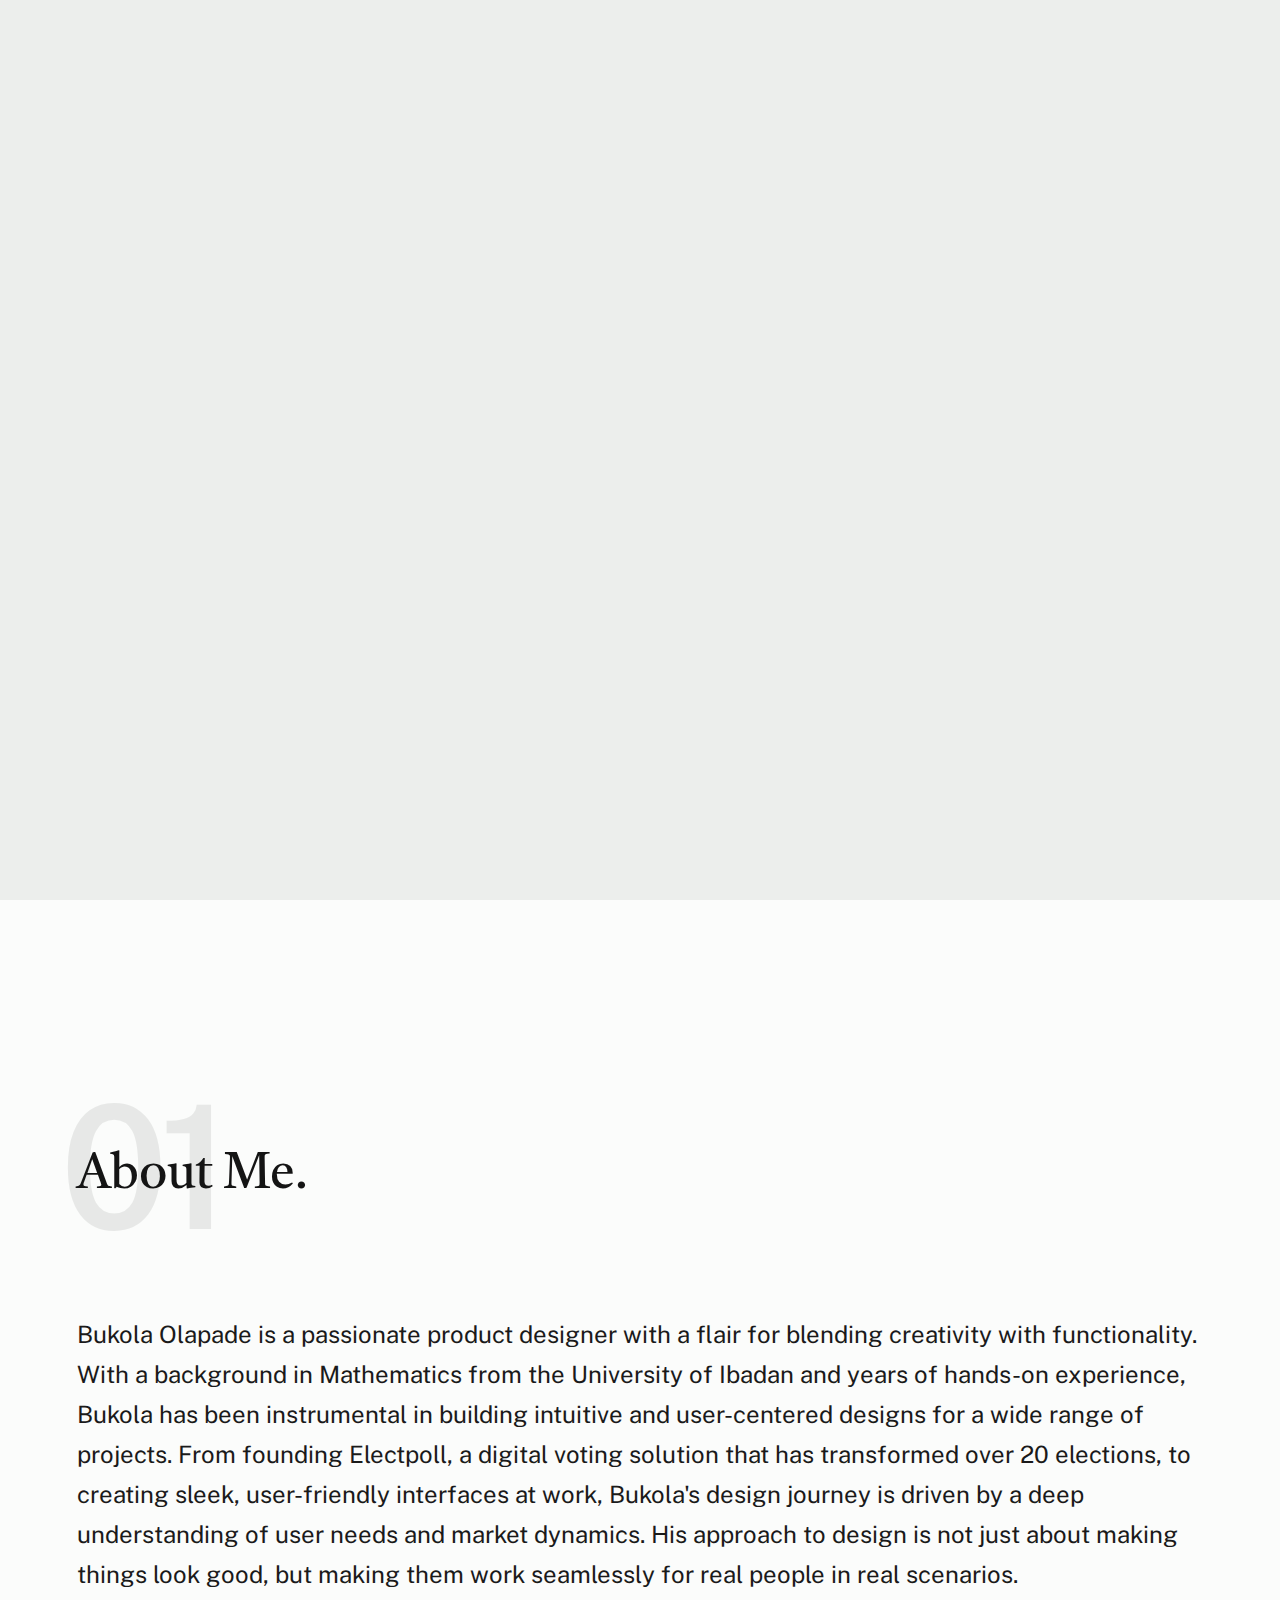
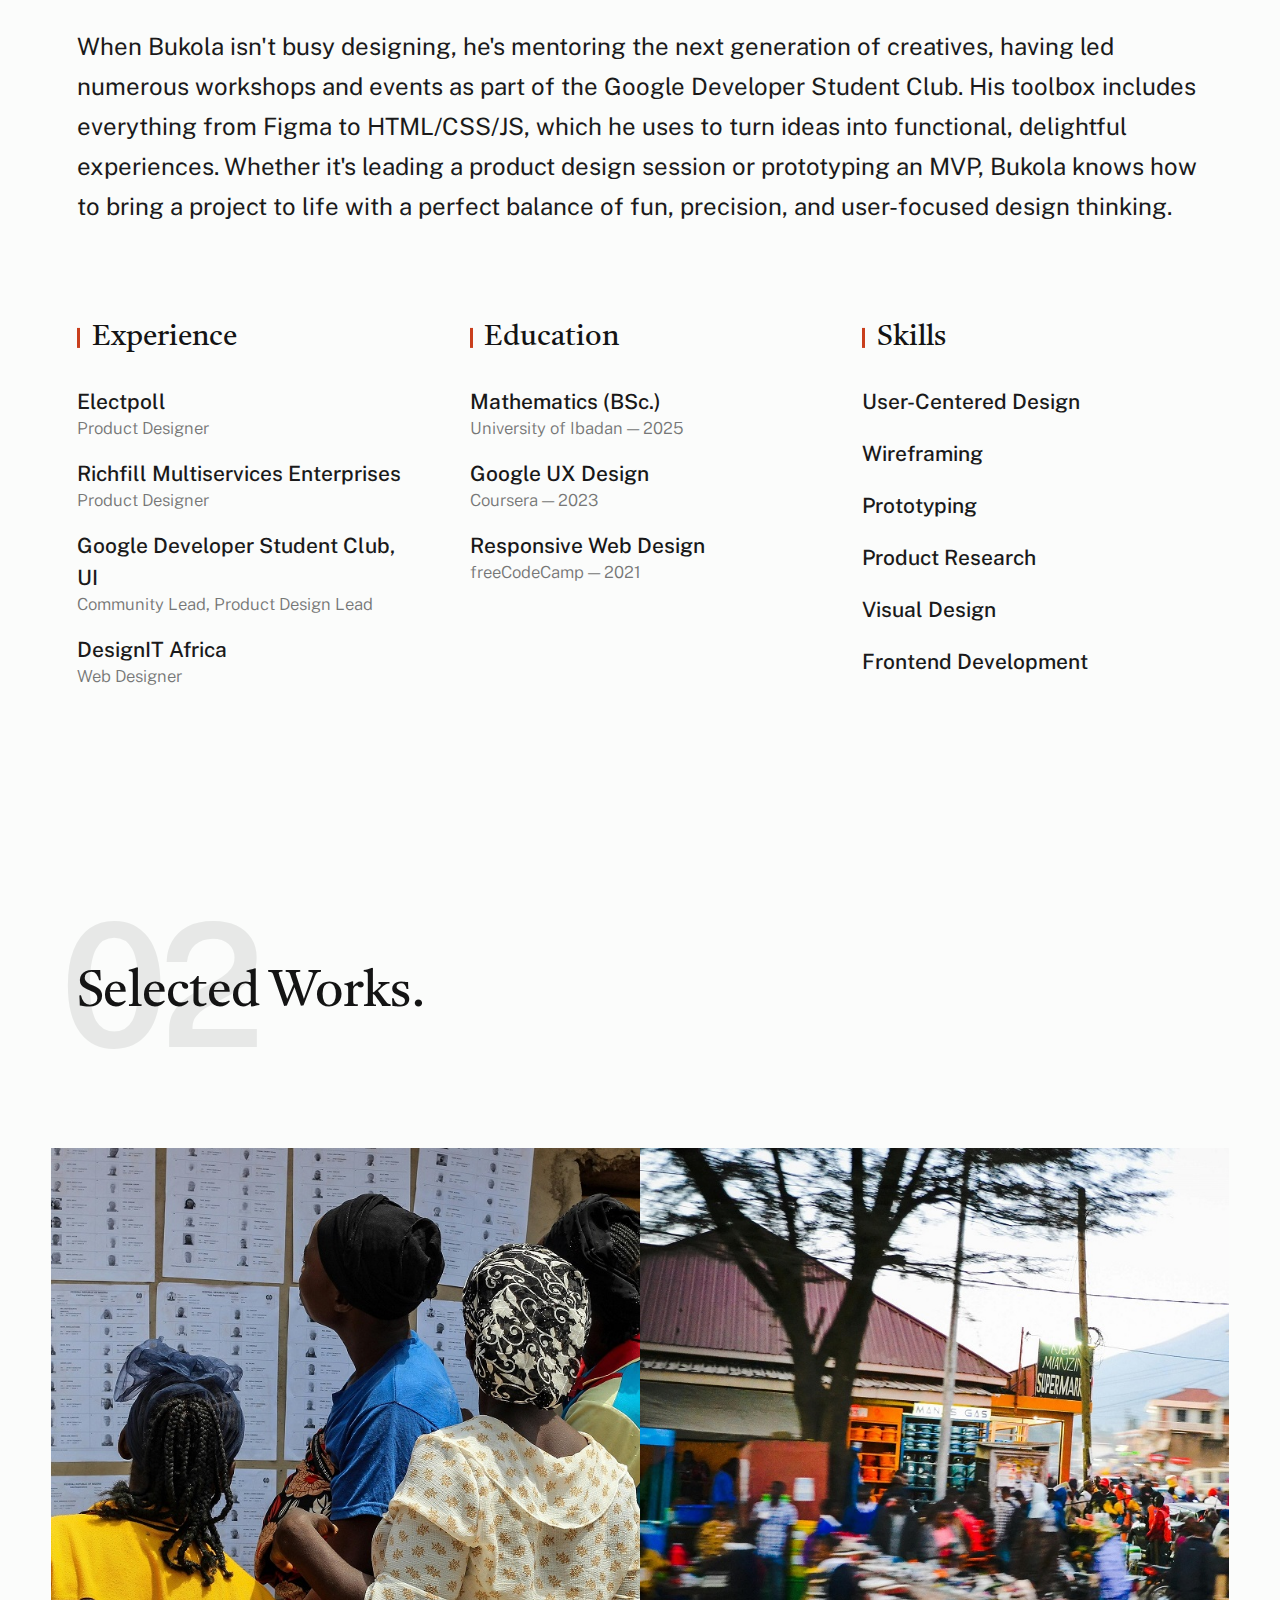
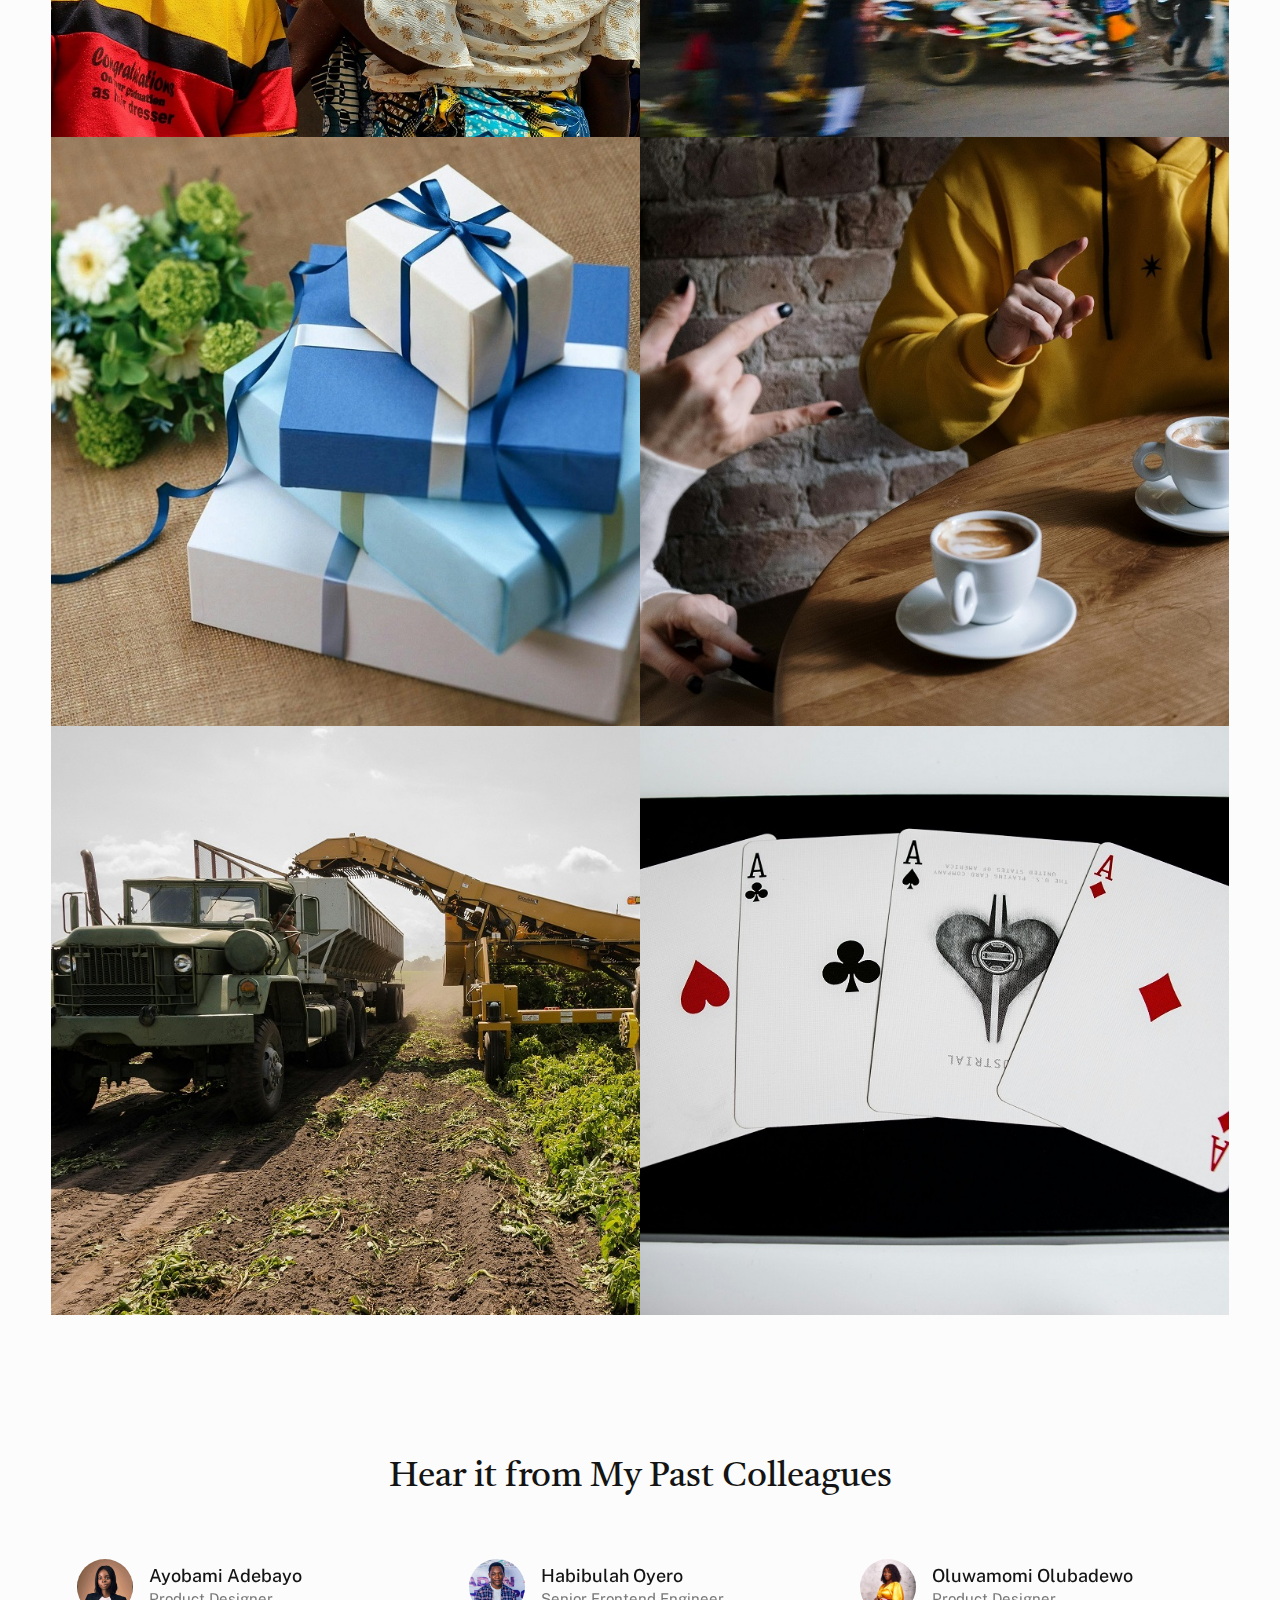
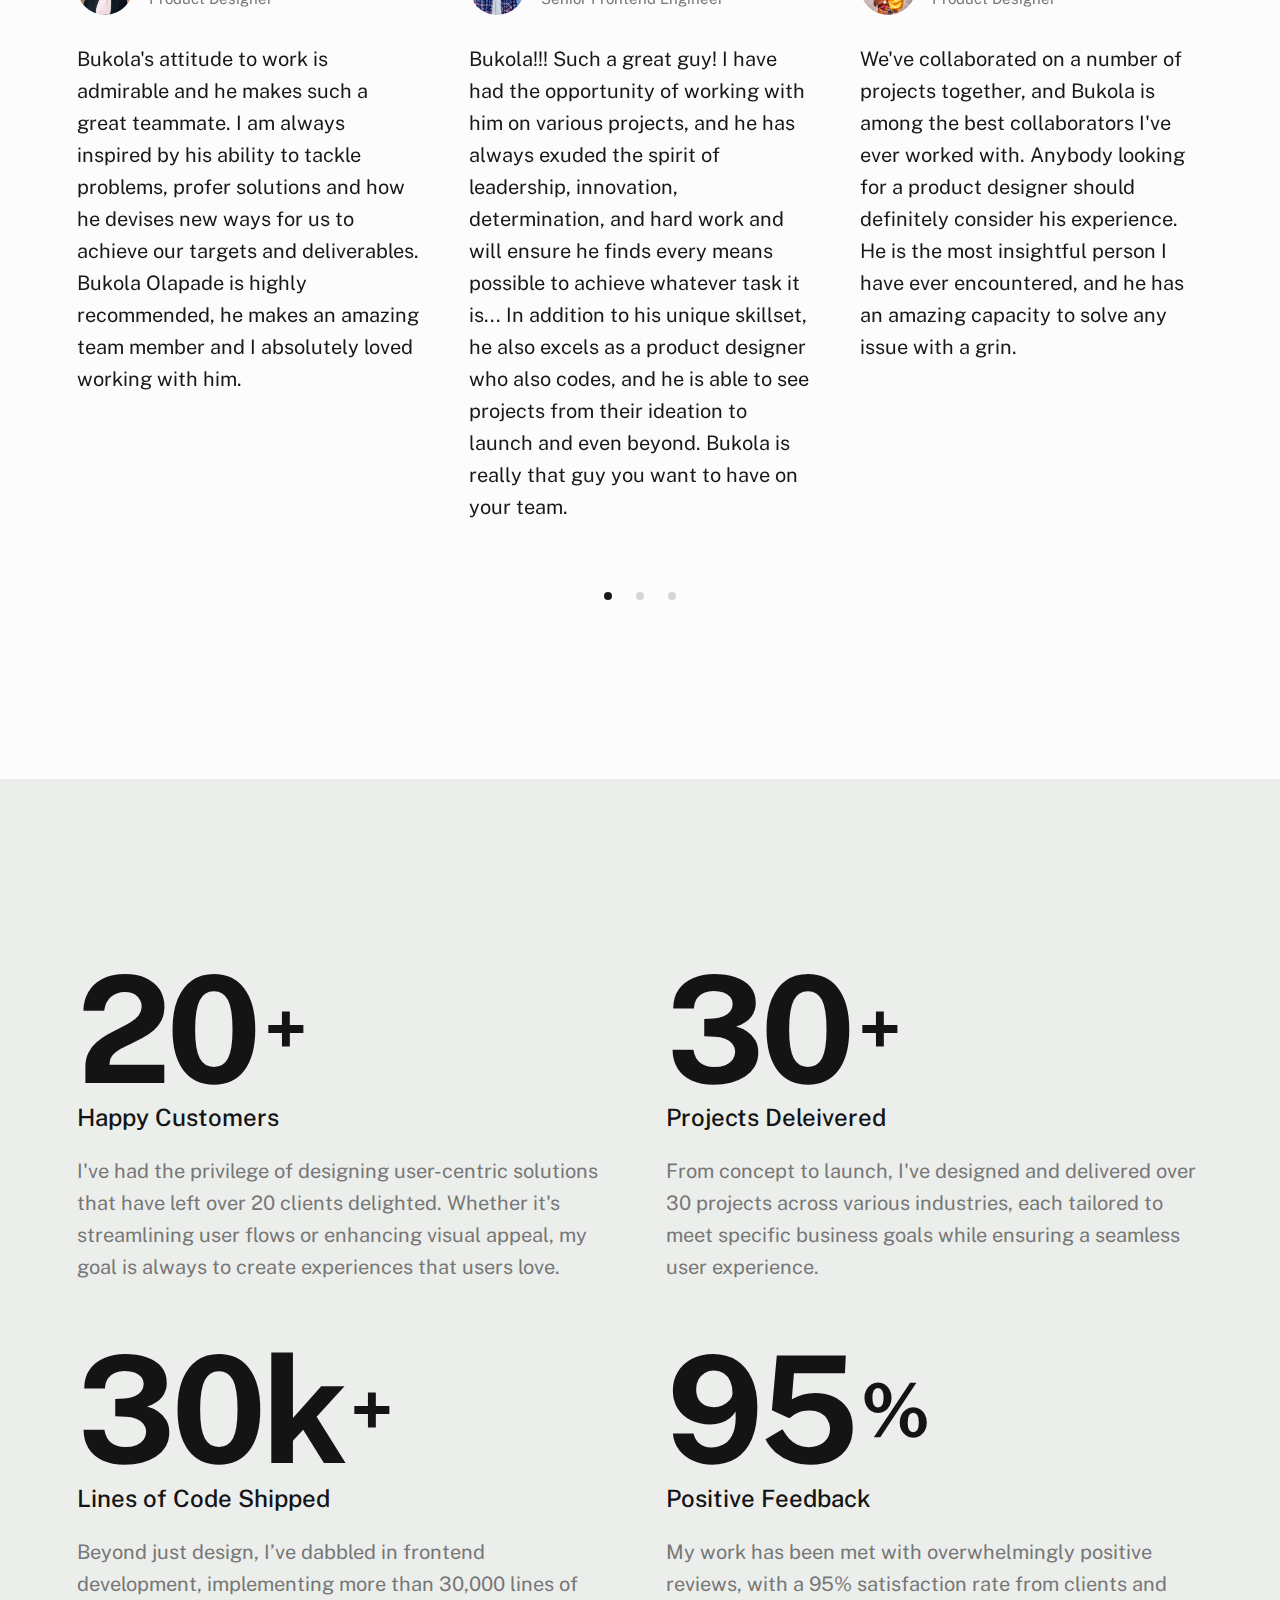
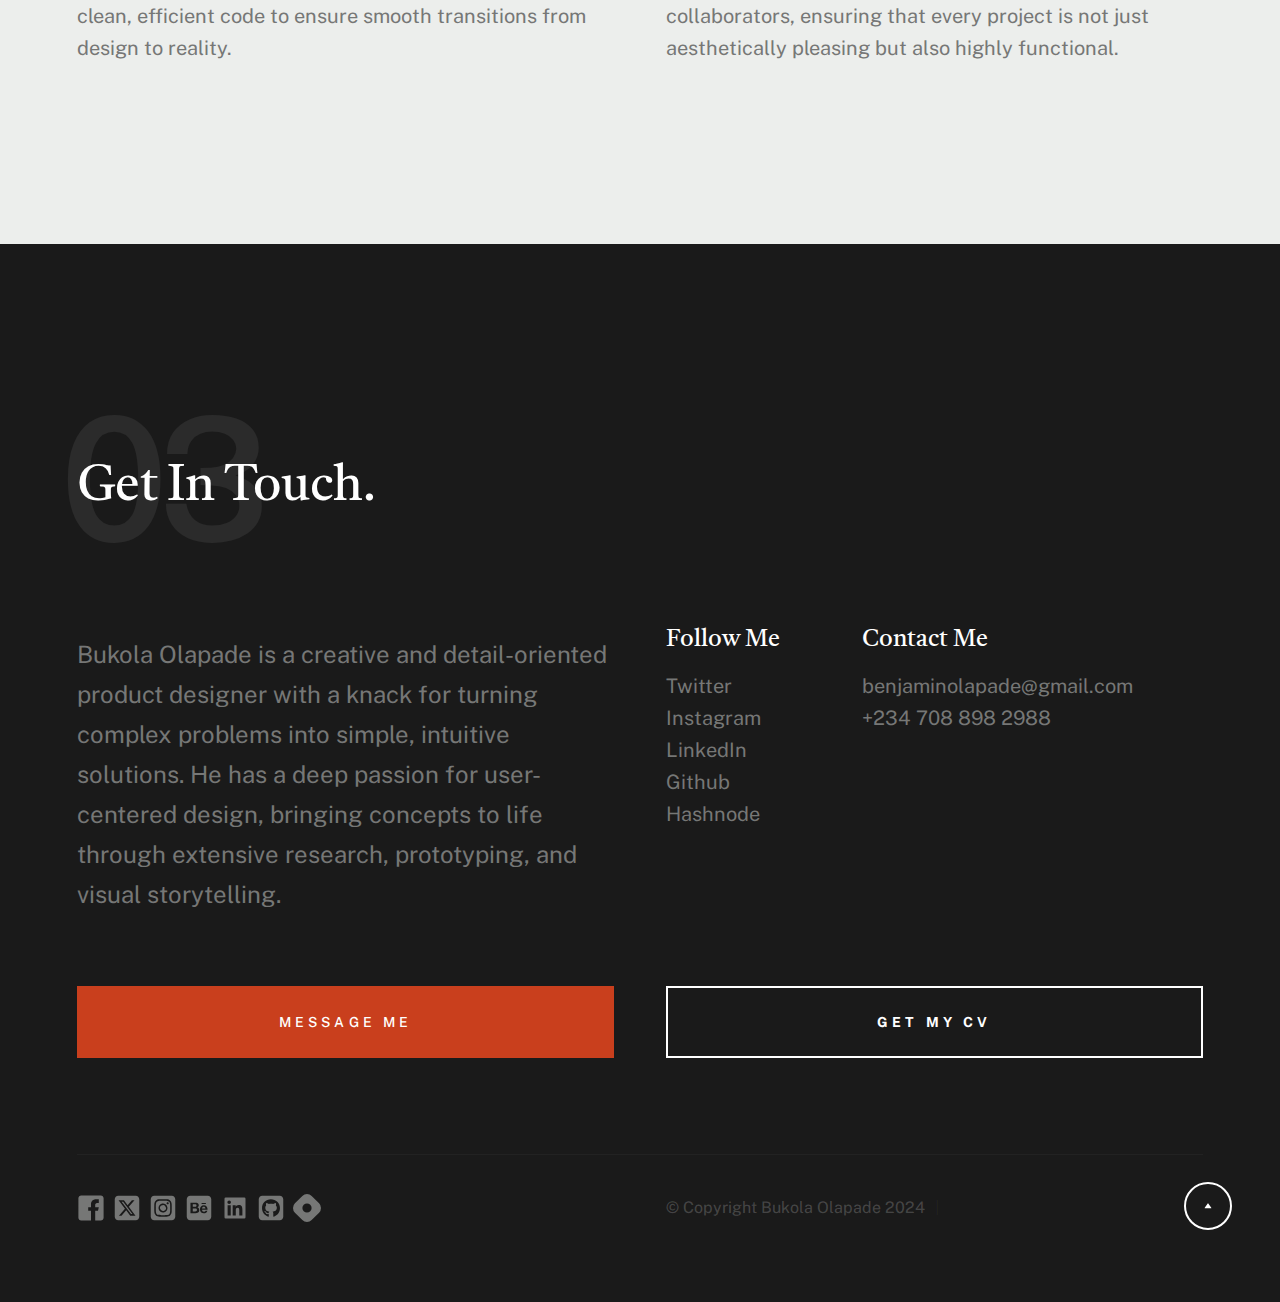
<file: index.html>
<!DOCTYPE html>
<html lang="en" class="no-js" >
<head>

    <!--- basic page needs
    ================================================== -->
    <meta charset="utf-8">
    <meta name="viewport" content="width=device-width, initial-scale=1">
    <title>Bukola Olapade - Product Designer</title>

    <script>
        document.documentElement.classList.remove('no-js');
        document.documentElement.classList.add('js');
    </script>

    <!-- CSS
    ================================================== -->
    <link rel="stylesheet" href="css/vendor.css">
    <link rel="stylesheet" href="css/styles.css">

    <!-- favicons
    ================================================== -->
    <link rel="shortcut icon" href="favicon.ico" type="image/x-icon">
    <link rel="apple-touch-icon" sizes="180x180" href="apple-touch-icon.png">
    <link rel="icon" type="image/png" sizes="32x32" href="favicon-32x32.png">
    <link rel="icon" type="image/png" sizes="16x16" href="favicon-16x16.png">
    <link rel="manifest" href="site.webmanifest">

    <!-- Canonical Link -->
    <link rel="canonical" href="https://bukola.olapade.me">

    <!-- Open Graph Meta Tags (for social sharing) -->
    <meta property="og:title" content="Bukola Olapade - Product Designer">
    <meta property="og:description" content="Bukola Olapade is a passionate product designer with a flair for blending creativity with functionality. With a background in Mathematics from the University of Ibadan and years of hands-on experience, Bukola has been instrumental in building intuitive and user-centered designs for a wide range of projects.">
    <meta property="og:image" content="https://bukolaolapade.netlify.app/android-chrome-512x512.png">
    <meta property="og:url" content="https://bukolaolapade.netlify.app/">
    <meta property="og:type" content="website">

    <!-- Twitter Card Meta Tags (for Twitter sharing) -->
    <meta name="twitter:card" content="summary_large_image">
    <meta name="twitter:site" content="@themalebukola">
    <meta name="twitter:title" content="Bukola Olapade - Product Designer">
    <meta name="twitter:description" content="Bukola Olapade is a passionate product designer with a flair for blending creativity with functionality. With a background in Mathematics from the University of Ibadan and years of hands-on experience, Bukola has been instrumental in building intuitive and user-centered designs for a wide range of projects.">
    <meta name="twitter:image" content="https://bukolaolapade.netlify.app/android-chrome-512x512.png">

    <!-- Schema.org JSON-LD (structured data for search engines) -->
    <script type="application/ld+json">
        {
            "@context": "http://schema.org",
            "@type": "Person",
            "name": "Bukola Olapade",
            "description": "Bukola Olapade is a passionate product designer with a flair for blending creativity with functionality. With a background in Mathematics from the University of Ibadan and years of hands-on experience, Bukola has been instrumental in building intuitive and user-centered designs for a wide range of projects.",
            "url": "https://www.electpoll.com/",
            "logo": "https://bukolaolapade.netlify.app/android-chrome-512x512.png",
            "contactPoint": {
                "@type": "ContactPoint",
                "telephone": "+2347088982988",
                "contactType": "Phone Number"
            },
            "sameAs": [
                "https://www.facebook.com/bukolabenjamin.olapade.1/",
                "https://twitter.com/themalebukola",
                "https://www.linkedin.com/in/bukola-olapade/",
                "https://www.instagram.com/benjamin_olapade/"
            ]
        }
        </script>

</head>


<body id="top">

    
    <!-- preloader
    ================================================== -->
    <div id="preloader">
        <div id="loader" class="dots-fade">
            <div></div>
            <div></div>
            <div></div>
        </div>
    </div>


    <!-- page wrap
    ================================================== -->
    <div id="page" class="s-pagewrap">


        <!-- # site header 
        ================================================== -->
        <header class="s-header">
            <div class="row s-header__inner">

                <div class="s-header__block">
                    <div class="s-header__logo">
                        <a class="logo" href="index.html">
                            <img src="images/logo.svg" alt="Homepage">
                        </a>
                    </div>

                    <a class="s-header__menu-toggle" href="#0"><span>Menu</span></a>
                </div> <!-- end s-header__block -->

                <nav class="s-header__nav">    
                    <ul class="s-header__menu-links">
                        <li class="current"><a class="smoothscroll" href="#intro">Intro</a></li>
                        <li><a class="smoothscroll" href="#about">About</a></li>
                        <li><a class="smoothscroll" href="#works">Works</a></li>
                        <li><a class="smoothscroll" href="#footer">Contact</a></li>
                    </ul> <!-- s-header__menu-links -->    
                </nav> <!-- end s-header__nav -->

            </div> <!-- end s-header__inner -->
        </header> <!-- end s-header -->


        <!-- # intro
        ================================================== -->
        <section id="intro" class="s-intro target-section">

            <div class="row s-intro__content width-sixteen-col">
                <div class="column lg-12 s-intro__content-inner grid-block grid-16">
                    
                    <div class="s-intro__content-text">

                        <div class="s-intro__content-pretitle text-pretitle">Hello</div>
                        <h1 class="s-intro__content-title">
                        I'm Bukola Olapade <br>
                        a product designer <br>
                        based in Ibadan.
                        </h1>                            

                        <div class="s-intro__content-btns">
                            <a class="smoothscroll btn" href="#about">More About Me</a>
                            <a class="smoothscroll btn btn--stroke" href="#footer">Get In Touch</a>
                        </div> <!-- s-intro__content-btns -->   

                    </div> <!-- s-intro__content-text -->                     
                    
                </div> <!-- s-intro__content-inner -->  
            </div> <!-- s-intro__content -->

            <ul class="s-intro__social social-list">
                <li>
                    <a href="https://www.facebook.com/bukolabenjamin.olapade.1/">
                        <svg xmlns="http://www.w3.org/2000/svg" width="24" height="24" viewBox="0 0 20 20">
                            <path fill="white" d="M17 1H3c-1.1 0-2 .9-2 2v14c0 1.101.9 2 2 2h7v-7H8V9.525h2v-2.05c0-2.164 1.212-3.684 3.766-3.684l1.803.002v2.605h-1.197c-.994 0-1.372.746-1.372 1.438v1.69h2.568L15 12h-2v7h4c1.1 0 2-.899 2-2V3c0-1.1-.9-2-2-2" />
                        </svg>
                        <span class="u-screen-reader-text">Facebook</span>
                    </a>
                </li>
                <li>
                    <a href="https://x.com/themalebukola">
                        <svg xmlns="http://www.w3.org/2000/svg" width="21" height="24" viewBox="0 0 448 512">
                            <path fill="white" d="M64 32C28.7 32 0 60.7 0 96v320c0 35.3 28.7 64 64 64h320c35.3 0 64-28.7 64-64V96c0-35.3-28.7-64-64-64zm297.1 84L257.3 234.6L379.4 396h-95.6L209 298.1L123.3 396H75.8l111-126.9L69.7 116h98l67.7 89.5l78.2-89.5zm-37.8 251.6L153.4 142.9h-28.3l171.8 224.7h26.3z" />
                        </svg>
                        <span class="u-screen-reader-text">Twitter</span>
                    </a>
                </li>
                <li>
                    <a href="https://www.instagram.com/benjamin_olapade/">
                        <svg xmlns="http://www.w3.org/2000/svg" width="21" height="24" viewBox="0 0 448 512">
                            <path fill="white" d="M194.4 211.7a53.3 53.3 0 1 0 59.3 88.7a53.3 53.3 0 1 0-59.3-88.7m142.3-68.4c-5.2-5.2-11.5-9.3-18.4-12c-18.1-7.1-57.6-6.8-83.1-6.5c-4.1 0-7.9.1-11.2.1s-7.2 0-11.4-.1c-25.5-.3-64.8-.7-82.9 6.5c-6.9 2.7-13.1 6.8-18.4 12s-9.3 11.5-12 18.4c-7.1 18.1-6.7 57.7-6.5 83.2c0 4.1.1 7.9.1 11.1s0 7-.1 11.1c-.2 25.5-.6 65.1 6.5 83.2c2.7 6.9 6.8 13.1 12 18.4s11.5 9.3 18.4 12c18.1 7.1 57.6 6.8 83.1 6.5c4.1 0 7.9-.1 11.2-.1s7.2 0 11.4.1c25.5.3 64.8.7 82.9-6.5c6.9-2.7 13.1-6.8 18.4-12s9.3-11.5 12-18.4c7.2-18 6.8-57.4 6.5-83c0-4.2-.1-8.1-.1-11.4s0-7.1.1-11.4c.3-25.5.7-64.9-6.5-83c-2.7-6.9-6.8-13.1-12-18.4zm-67.1 44.5a82 82 0 1 1-91.2 136.4a82 82 0 1 1 91.1-136.4zm29.2-1.3c-3.1-2.1-5.6-5.1-7.1-8.6s-1.8-7.3-1.1-11.1s2.6-7.1 5.2-9.8s6.1-4.5 9.8-5.2s7.6-.4 11.1 1.1s6.5 3.9 8.6 7s3.2 6.8 3.2 10.6c0 2.5-.5 5-1.4 7.3s-2.4 4.4-4.1 6.2s-3.9 3.2-6.2 4.2s-4.8 1.5-7.3 1.5c-3.8 0-7.5-1.1-10.6-3.2zM448 96c0-35.3-28.7-64-64-64H64C28.7 32 0 60.7 0 96v320c0 35.3 28.7 64 64 64h320c35.3 0 64-28.7 64-64zm-91 293c-18.7 18.7-41.4 24.6-67 25.9c-26.4 1.5-105.6 1.5-132 0c-25.6-1.3-48.3-7.2-67-25.9s-24.6-41.4-25.8-67c-1.5-26.4-1.5-105.6 0-132c1.3-25.6 7.1-48.3 25.8-67s41.5-24.6 67-25.8c26.4-1.5 105.6-1.5 132 0c25.6 1.3 48.3 7.1 67 25.8s24.6 41.4 25.8 67c1.5 26.3 1.5 105.4 0 131.9c-1.3 25.6-7.1 48.3-25.8 67z" />
                        </svg>
                        <span class="u-screen-reader-text">Instagram</span>
                    </a>
                </li>
                <li>
                    <a href="https://www.behance.net/olapadebenjamin">
                        <svg xmlns="http://www.w3.org/2000/svg" width="21" height="24" viewBox="0 0 448 512">
                            <path fill="white" d="M155.3 318.4c17.2 0 31.2-6.1 31.2-25.4c0-19.7-11.7-27.4-30.3-27.5h-46v52.9zm-5.4-129.6h-39.6v44.8H153c15.1 0 25.8-6.6 25.8-22.9c0-17.7-13.7-21.9-28.9-21.9m129.5 74.8h62.2c-1.7-18.5-11.3-29.7-30.5-29.7c-18.3 0-30.5 11.4-31.7 29.7M384 32H64C28.7 32 0 60.7 0 96v320c0 35.3 28.7 64 64 64h320c35.3 0 64-28.7 64-64V96c0-35.3-28.7-64-64-64m-34.5 153h-77.8v-18.9h77.8zm-155.8 58.7c23.6 6.7 35 27.5 35 51.6c0 39-32.7 55.7-67.6 55.9H68v-192h90.5c32.9 0 61.4 9.3 61.4 47.5c0 19.3-9 28.8-26.2 37m118.7-38.6c43.5 0 67.6 34.3 67.6 75.4c0 1.6-.1 3.3-.2 5c0 .8-.1 1.5-.1 2.2H279.5c0 22.2 11.7 35.3 34.1 35.3c11.6 0 26.5-6.2 30.2-18.1h33.7c-10.4 31.9-31.9 46.8-65.1 46.8c-43.8 0-71.1-29.7-71.1-73c0-41.8 28.7-73.6 71.1-73.6" />
                        </svg>
                        <span class="u-screen-reader-text">Behance</span>
                    </a>
                </li>
                <li>
                    <a href="https://www.linkedin.com/in/bukola-olapade/">
                        <svg xmlns="http://www.w3.org/2000/svg" width="24" height="24" viewBox="0 0 24 24">
                            <path fill="white" d="M20 3H4a1 1 0 0 0-1 1v16a1 1 0 0 0 1 1h16a1 1 0 0 0 1-1V4a1 1 0 0 0-1-1M8.339 18.337H5.667v-8.59h2.672zM7.003 8.574a1.548 1.548 0 1 1 0-3.096a1.548 1.548 0 0 1 0 3.096m11.335 9.763h-2.669V14.16c0-.996-.018-2.277-1.388-2.277c-1.39 0-1.601 1.086-1.601 2.207v4.248h-2.667v-8.59h2.56v1.174h.037c.355-.675 1.227-1.387 2.524-1.387c2.704 0 3.203 1.778 3.203 4.092v4.71z" />
                        </svg>
                        <span class="u-screen-reader-text">LinkedIn</span>
                    </a>
                </li>                                  
                <li>
                    <a href="http://github.com/de-oracle">
                        <svg xmlns="http://www.w3.org/2000/svg" width="21" height="24" viewBox="0 0 448 512">
                            <path fill="white" d="M448 96c0-35.3-28.7-64-64-64H64C28.7 32 0 60.7 0 96v320c0 35.3 28.7 64 64 64h320c35.3 0 64-28.7 64-64zM265.8 407.7c0-1.8 0-6 .1-11.6c.1-11.4.1-28.8.1-43.7c0-15.6-5.2-25.5-11.3-30.7c37-4.1 76-9.2 76-73.1c0-18.2-6.5-27.3-17.1-39c1.7-4.3 7.4-22-1.7-45c-13.9-4.3-45.7 17.9-45.7 17.9c-13.2-3.7-27.5-5.6-41.6-5.6s-28.4 1.9-41.6 5.6c0 0-31.8-22.2-45.7-17.9c-9.1 22.9-3.5 40.6-1.7 45c-10.6 11.7-15.6 20.8-15.6 39c0 63.6 37.3 69 74.3 73.1c-4.8 4.3-9.1 11.7-10.6 22.3c-9.5 4.3-33.8 11.7-48.3-13.9c-9.1-15.8-25.5-17.1-25.5-17.1c-16.2-.2-1.1 10.2-1.1 10.2c10.8 5 18.4 24.2 18.4 24.2c9.7 29.7 56.1 19.7 56.1 19.7c0 9 .1 21.7.1 30.6c0 4.8.1 8.6.1 10c0 4.3-3 9.5-11.5 8c-66-22.1-112.2-84.9-112.2-158.3c0-91.8 70.2-161.5 162-161.5S388 165.6 388 257.4c.1 73.4-44.7 136.3-110.7 158.3c-8.4 1.5-11.5-3.7-11.5-8m-90.5-54.8c-.2-1.5 1.1-2.8 3-3.2c1.9-.2 3.7.6 3.9 1.9c.3 1.3-1 2.6-3 3c-1.9.4-3.7-.4-3.9-1.7m-9.1 3.2c-2.2.2-3.7-.9-3.7-2.4c0-1.3 1.5-2.4 3.5-2.4c1.9-.2 3.7.9 3.7 2.4c0 1.3-1.5 2.4-3.5 2.4m-14.3-2.2c-1.9-.4-3.2-1.9-2.8-3.2s2.4-1.9 4.1-1.5c2 .6 3.3 2.1 2.8 3.4c-.4 1.3-2.4 1.9-4.1 1.3m-12.5-7.3c-1.5-1.3-1.9-3.2-.9-4.1c.9-1.1 2.8-.9 4.3.6c1.3 1.3 1.8 3.3.9 4.1c-.9 1.1-2.8.9-4.3-.6m-8.5-10c-1.1-1.5-1.1-3.2 0-3.9c1.1-.9 2.8-.2 3.7 1.3c1.1 1.5 1.1 3.3 0 4.1c-.9.6-2.6 0-3.7-1.5m-6.3-8.8c-1.1-1.3-1.3-2.8-.4-3.5c.9-.9 2.4-.4 3.5.6c1.1 1.3 1.3 2.8.4 3.5c-.9.9-2.4.4-3.5-.6m-6-6.4c-1.3-.6-1.9-1.7-1.5-2.6c.4-.6 1.5-.9 2.8-.4c1.3.7 1.9 1.8 1.5 2.6c-.4.9-1.7 1.1-2.8.4" />
                        </svg>
                        <span class="u-screen-reader-text">Github</span>
                    </a>
                </li>                                
                <li>
                    <a href="https://oracle.hashnode.dev/">
                        <svg xmlns="http://www.w3.org/2000/svg" width="24" height="24" viewBox="0 0 24 24">
                            <path fill="white" d="m22.351 8.019l-6.37-6.37a5.63 5.63 0 0 0-7.962 0l-6.37 6.37a5.63 5.63 0 0 0 0 7.962l6.37 6.37a5.63 5.63 0 0 0 7.962 0l6.37-6.37a5.63 5.63 0 0 0 0-7.962M12 15.953a3.953 3.953 0 1 1 0-7.906a3.953 3.953 0 0 1 0 7.906" />
                        </svg>
                        <span class="u-screen-reader-text">Hashnode</span>
                    </a>
                </li>            
            </ul> <!-- end s-intro__social -->

            <div class="s-intro__content-media">                               
                <img src="images/intro-bg.jpg" srcset="images/intro-bg.jpg 1x, images/intro-bg.jpg 2x" alt="">
            </div> <!-- s-intro__content-media -->                

            <div class="s-intro__btn-download">
                <a class="btn btn--stroke" href="images/folio/Bukola Olapade - Product Designer Resume.pdf" download>Get My CV</a>
            </div> <!-- end s-intro__btn-download -->
            
            <div class="s-intro__scroll-down">
                <a href="#about" class="smoothscroll">
                    <div class="scroll-icon">
                        <svg xmlns="http://www.w3.org/2000/svg" width="24" height="24" viewBox="0 0 24 24" style="fill: rgba(0, 0, 0, 1);"><path d="M11.178 19.569a.998.998 0 0 0 1.644 0l9-13A.999.999 0 0 0 21 5H3a1.002 1.002 0 0 0-.822 1.569l9 13z"></path></svg>
                    </div>
                    <span class="scroll-text u-screen-reader-text">Scroll Down</span>
                </a>
            </div> <!-- s-intro__scroll-down -->

        </section> <!-- end s-intro -->


        <!-- # about
        ================================================== -->
        <section id="about" class="s-about target-section">

            <div class="row s-about__content">
                <div class="column xl-12">    
                    
                    <div class="section-header" data-num="01">
                        <h2 class="text-display-title">About Me.</h2>
                    </div> <!-- end section-header -->

                    <p class="attention-getter">
                        Bukola Olapade is a passionate product designer with a flair for blending creativity with functionality. With a background in Mathematics from the University of Ibadan and years of hands-on experience, Bukola has been instrumental in building intuitive and user-centered designs for a wide range of projects. From founding Electpoll, a digital voting solution that has transformed over 20 elections, to creating sleek, user-friendly interfaces at work, Bukola's design journey is driven by a deep understanding of user needs and market dynamics. His approach to design is not just about making things look good, but making them work seamlessly for real people in real scenarios.
                    </p>

                    <p class="attention-getter">
                        When Bukola isn't busy designing, he's mentoring the next generation of creatives, having led numerous workshops and events as part of the Google Developer Student Club. His toolbox includes everything from Figma to HTML/CSS/JS, which he uses to turn ideas into functional, delightful experiences. Whether it's leading a product design session or prototyping an MVP, Bukola knows how to bring a project to life with a perfect balance of fun, precision, and user-focused design thinking.
                    </p>

                    <div class="grid-list-items s-about__blocks">

                        <div class="grid-list-items__item s-about__block">
                            <h4 class="s-about__block-title">Experience</h4>
                            <ul class="s-about__list">
                                <li>
                                    Electpoll
                                    <span>Product Designer</span>
                                </li>
                                <li>
                                    Richfill Multiservices Enterprises
                                    <span>Product Designer</span>
                                </li>
                                <li>
                                    Google Developer Student Club, UI
                                    <span>Community Lead, Product Design Lead</span>
                                </li>
                                <li>
                                    DesignIT Africa
                                    <span>Web Designer</span>
                                </li>
                            </ul>
                        </div> <!--end s-about__block -->

                        <div class="grid-list-items__item s-about__block">
                            <h4 class="s-about__block-title">Education</h4>

                            <ul class="s-about__list">
                                <li>
                                    <a href="#0">
                                        Mathematics (BSc.)
                                        <span>University of Ibadan — 2025</span>
                                    </a>                                        
                                </li>
                                <li>
                                    <a href="#0">
                                        Google UX Design
                                        <span>Coursera — 2023</span>
                                    </a>
                                </li>
                                <li>
                                    <a href="#0">
                                        Responsive Web Design 
                                        <span>freeCodeCamp — 2021</span>
                                    </a>
                                </li>
                            </ul>
                        </div> <!--end s-about__block -->
                        
                        <div class="grid-list-items__item s-about__block">
                            <h4 class="s-about__block-title">Skills</h4>

                            <ul class="s-about__list">
                                <li>
                                    User-Centered Design
                                </li>
                                <li>
                                    Wireframing
                                </li>
                                <li>
                                    Prototyping
                                </li>
                                <li>
                                    Product Research
                                </li>
                                <li>
                                    Visual Design
                                </li>
                                <li>
                                    Frontend Development
                                </li>
                            </ul>
                        </div> <!--end s-about__block -->

                    </div> <!-- grid-list-items -->

                </div> <!--end column -->
            </div> <!--end s-about__content -->
            
        </section> <!-- end s-about -->   



        <!-- # works
        ================================================== -->
        <section id="works" class="s-works target-section">

            <div class="row">
                <div class="column xl-12">
                    <div class="section-header" data-num="02">
                        <h2 class="text-display-title">Selected Works.</h2>
                    </div> <!-- end section-header -->
                </div>
            </div>

            <div class="row folio-entries">

                <div class="column entry">
                    <a href="images/folio/gallery/g-electpoll.jpg" class="entry__link glightbox" data-glightbox="title: Electpoll Case Study; description: .entry__desc-01">
                        <div class="entry__thumb">
                            <img src="images/folio/electpoll.jpg" srcset="images/folio/electpoll.jpg 1x, images/folio/electpoll@2x.jpg 2x" alt="">
                        </div>
                        <div class="entry__info">
                            <h4 class="entry__title">Electpoll</h4>
                            <div class="entry__cat">Case Study</div>
                        </div>
                    </a>

                    <div class="glightbox-desc entry__desc-01">
                        <p>
                            After over 20 elections conducted, reaching over 8000 voters across different platforms, let's take a step back to understand Electpoll as a case study. 
                            Electpoll isn’t just another e-voting platform; it's a bold response to the glaring inefficiencies in the Nigerian electoral process.
                        <a href="https://oracle.hashnode.dev/electpoll-case-study">Case Study Link</a>.
                        </p>
                    </div>
                </div> <!-- entry -->

                <div class="column entry">
                    <a href="images/folio/gallery/g-martech.jpg" class="entry__link glightbox" data-glightbox="title: Martech Case Study; description: .entry__desc-02">
                        <div class="entry__thumb">
                            <img src="images/folio/martech.jpg" srcset="images/folio/martech.jpg 1x, images/folio/martech@2x.jpg 2x" alt="">
                        </div>
                        <div class="entry__info">
                            <h4 class="entry__title">Martech</h4>
                            <div class="entry__cat">Case Study</div>
                        </div>
                    </a>

                    <div class="glightbox-desc entry__desc-02">
                        <p>
                            Martech.ng is an online shopping platform that allows users to quickly and comfortably purchase groceries and other daily necessities.
                        <a href="https://oracle.hashnode.dev/martechng-online-grocery-shopping-case-study">Case Study Link</a>.
                        </p>
                    </div>
                </div> <!-- entry -->

                <div class="column entry">
                    <a href="images/folio/gallery/g-booth.jpg" class="entry__link glightbox" data-glightbox="title: Booth Case Study; description: .entry__desc-03">
                        <div class="entry__thumb">
                            <img src="images/folio/booth.jpg" srcset="images/folio/booth.jpg 1x, images/folio/booth@2x.jpg 2x" alt="">
                        </div>
                        <div class="entry__info">
                            <h4 class="entry__title">Booth (Gift Shopping)</h4>
                            <div class="entry__cat">Case Study</div>
                        </div>
                    </a>

                    <div class="glightbox-desc entry__desc-03">
                        <p>
                            How easy is it to find the ideal gift for your friends and loved ones? A lot of people don't seem to find it easy. 
                            In this case study, I took a close look at the problems people have with gift shopping and proposed solutions.
                        <a href="https://oracle.hashnode.dev/booth-ux-gift-shopping-case-study">Case Study Link</a>.
                        </p>
                    </div>
                </div> <!-- entry -->

                <div class="column entry">
                    <a href="images/folio/gallery/g-signscribe.jpg" class="entry__link glightbox" data-glightbox="title: Signscribe; description: .entry__desc-04">
                        <div class="entry__thumb">
                            <img src="images/folio/signscribe.jpg" srcset="images/folio/signscribe.jpg 1x, images/folio/signscribe@2x.jpg 2x" alt="">
                        </div>
                        <div class="entry__info">
                            <h4 class="entry__title">Signscribe</h4>
                            <div class="entry__cat">Product Design</div>
                        </div>
                    </a>

                    <div class="glightbox-desc entry__desc-04">
                        <p>
                            What do you do when you meet a deaf person and can't sign? What happens when a deaf meets you and finds it hard to communicate?
                            Signscribe looks to bridge that gap.
                        <a href="https://www.figma.com/design/9dYDBz8V99HeMwTvuZnWQG/Signscribe?node-id=0-1&t=mz39zA8A5kAOnvUL-1">Project Link</a>.
                        </p>
                    </div>
                </div> <!-- entry -->

                <div class="column entry">
                    <a href="images/folio/gallery/g-agronub.jpg" class="entry__link glightbox" data-glightbox="title: Agronub; description: .entry__desc-05">
                        <div class="entry__thumb">
                            <img src="images/folio/agronub.jpg" srcset="images/folio/agronub.jpg 1x, images/folio/agronub@2x.jpg 2x" alt="">
                        </div>
                        <div class="entry__info">
                            <h4 class="entry__title">Agronub</h4>
                            <div class="entry__cat">Product Design</div>
                        </div>
                    </a>

                    <div class="glightbox-desc entry__desc-05">
                        <p>
                            What would it look like if you let people be more invlved in agricultural investments?
                            Agronub is a project trying to answer that question; letting everyone be easily involved in agricultural investments with returns.
                        <a href="https://www.figma.com/design/MkvAG3yEVnzzdMMVn7hAbc/AgroNub?node-id=0-1&t=ezEOkNE5TKIH1SY9-1">Project Link</a>.
                        </p>
                    </div>
                </div> <!-- entry -->

                <div class="column entry">
                    <a href="images/folio/gallery/g-fliporacle.png" class="entry__link glightbox" data-glightbox="title: Flip Oracle; description: .entry__desc-06">
                        <div class="entry__thumb">
                            <img src="images/folio/fliporacle.jpg" srcset="images/folio/fliporacle.jpg 1x, images/folio/fliporacle@2x.jpg 2x" alt="">
                        </div>
                        <div class="entry__info">
                            <h4 class="entry__title">Flip Oracle</h4>
                            <div class="entry__cat">Frontend Logic + API</div>
                        </div>
                    </a>

                    <div class="glightbox-desc entry__desc-06">
                        <p>
                            Get lost in a card game of logic built using HTML/CSS/JS and Airtable API. 
                            In this project, I mapped out logic boards to create a game with strict rules and a competitive leaderboard.
                        <a href="http://flip-oracle.netlify.app/">Project Link</a>.
                        </p>
                    </div>
                </div> <!-- entry --> 

            </div> <!-- folio entries -->


            <div class="row s-testimonials">
                <div class="column xl-12">

                    <h3 class="s-testimonials__header">Hear it from My Past Colleagues</h3>
    
                    <div class="swiper-container s-testimonials__slider">
    
                        <div class="swiper-wrapper">

                            <div class="s-testimonials__slide swiper-slide">
                                <div class="s-testimonials__author">
                                    <img src="images/avatars/ayobami.jpg" alt="Author image" class="s-testimonials__avatar">
                                    <cite class="s-testimonials__cite">
                                        <strong>Ayobami Adebayo</strong>
                                        <span>Product Designer</span>
                                    </cite>
                                </div>
                                <p>
                                    Bukola's attitude to work is admirable and he makes such a great teammate. 
                                    I am always inspired by his ability to tackle problems, profer solutions and how he devises new ways for us to achieve our targets and deliverables. 
                                    Bukola Olapade is highly recommended, he makes an amazing team member and I absolutely loved working with him.
                                </p>
                            </div> <!-- end s-testimonials__slide -->
            
                            <div class="s-testimonials__slide swiper-slide">
                                <div class="s-testimonials__author">
                                    <img src="images/avatars/habibulah.jpg" alt="Author image" class="s-testimonials__avatar">
                                    <cite class="s-testimonials__cite">
                                        <strong>Habibulah Oyero</strong>
                                        <span>Senior Frontend Engineer</span>
                                    </cite>
                                </div>
                                <p>
                                    Bukola!!! Such a great guy! 
                                    I have had the opportunity of working with him on various projects, and he has always exuded the spirit of leadership, innovation, determination, and hard work and will ensure he finds every means possible to achieve whatever task it is... 
                                    In addition to his unique skillset, he also excels as a product designer who also codes, and he is able to see projects from their ideation to launch and even beyond. Bukola is really that guy you want to have on your team.
                                </p>
                            </div> <!-- end s-testimonials__slide -->
            
                            <div class="s-testimonials__slide swiper-slide">
                                <div class="s-testimonials__author">
                                    <img src="images/avatars/oluwamomi.jpg" alt="Author image" class="s-testimonials__avatar">
                                    <cite class="s-testimonials__cite">
                                        <strong>Oluwamomi Olubadewo</strong>
                                        <span>Product Designer</span>
                                    </cite>
                                </div>
                                <p>
                                    We've collaborated on a number of projects together, and Bukola is among the best collaborators I've ever worked with. 
                                    Anybody looking for a product designer should definitely consider his experience. 
                                    He is the most insightful person I have ever encountered, and he has an amazing capacity to solve any issue with a grin.
                                </p>
                            </div> <!-- end s-testimonials__slide -->

                            <div class="s-testimonials__slide swiper-slide">
                                <div class="s-testimonials__author">
                                    <img src="images/avatars/abraham.jpg" alt="Author image" class="s-testimonials__avatar">
                                    <cite class="s-testimonials__cite">
                                        <strong>Abraham Babarinde (AIIPM, AIISM)</strong>
                                        <span>CEO, Project Manager</span>
                                    </cite>
                                </div>
                                <p>
                                    He is a genius in his field, working with him give a great sense of peace for excellent delivery. 
                                    He has a great sense of professionalism. I recommend him for related roles.
                                </p>
                            </div> <!-- end s-testimonials__slide -->
    
                            <div class="s-testimonials__slide swiper-slide">
                                <div class="s-testimonials__author">
                                    <img src="images/avatars/temitope.jpg" alt="Author image" class="s-testimonials__avatar">
                                    <cite class="s-testimonials__cite">
                                        <strong>Temitope Bamire</strong>
                                        <span>Frontend Dveloper</span>
                                    </cite>
                                </div>
                                <p>
                                    Bukola is a smart and creative colleague, he is goal-oriented and a good team player. 
                                    He creates the best designs I have seen and always focuses on the user.
                                </p>
                            </div> <!-- end s-testimonials__slide -->
        
                        </div> <!-- end swiper-wrapper -->
    
                        <div class="swiper-pagination"></div>
    
                    </div> <!-- end swiper-container -->
    
                </div> <!-- end column -->
            </div> <!-- end s-testimonials -->

        </section> <!-- end s-works --> 


        <!-- # numbers
        ================================================== -->
        <section id="numbers" class="s-numbers">

            <div class="row counter-items">

                <div class="column counter-items__item">
                    <div class="num">
                        20
                        <span>+</span>
                    </div>
                    <h5>Happy Customers</h5>
                    <p>
                        I've had the privilege of designing user-centric solutions that have left over 20 clients delighted. Whether it's streamlining user flows or enhancing visual appeal, my goal is always to create experiences that users love.
                    </p>
                </div> <!-- end counter-items__item -->

                <div class="column counter-items__item">
                    <div class="num">
                        30
                        <span>+</span>
                    </div>
                    <h5>Projects Deleivered</h5>
                    <p>
                        From concept to launch, I've designed and delivered over 30 projects across various industries, each tailored to meet specific business goals while ensuring a seamless user experience.
                    </p>
                </div> <!-- end counter-items__item -->

                <div class="column counter-items__item">
                    <div class="num">
                        30k
                        <span>+</span>
                    </div>
                    <h5>Lines of Code Shipped</h5>
                    <p>
                        Beyond just design, I’ve dabbled in frontend development, implementing more than 30,000 lines of clean, efficient code to ensure smooth transitions from design to reality.
                    </p>
                </div> <!-- end counter-items__item -->

                <div class="column counter-items__item">
                    <div class="num">
                        95
                        <span>%</span>
                    </div>
                    <h5>Positive Feedback</h5>
                    <p>
                        My work has been met with overwhelmingly positive reviews, with a 95% satisfaction rate from clients and collaborators, 
                        ensuring that every project is not just aesthetically pleasing but also highly functional.
                    </p>
                </div> <!-- end counter-items__item -->

            </div>  <!-- end counter-items -->

        </section> <!-- end s-numbers -->


        <!-- # footer 
        ================================================== -->
        <footer id="footer" class="s-footer target-section">

            <div class="row">
                <div class="column lg-12">
                    <div class="section-header light-on-dark" data-num="03">
                        <h2 class="text-display-title">Get In Touch.</h2>
                    </div> <!-- end section-header -->
                </div>
            </div>

            <div class="row s-footer__content">

                <div class="column xl-6 md-12 s-footer__block s-footer__about">                    
                    <p class="attention-getter">
                        Bukola Olapade is a creative and detail-oriented product designer with a knack for turning complex problems into simple, intuitive solutions. 
                        He has a deep passion for user-centered design, bringing concepts to life through extensive research, prototyping, and visual storytelling.
                    </p>               
                </div> <!-- end section-footer__about -->

                <div class="column xl-6 md-12 s-footer__block s-footer__site-links">
                    <div class="row">
                        <div class="column xl-4 lg-5 md-6 tab-12">
                            <h5>Follow Me</h5>
                            <ul class="link-list">
                                <li><a href="https://x.com/themalebukola">Twitter</a></li>
                                <li><a href="https://www.instagram.com/benjamin_olapade/">Instagram</a></li>
                                <li><a href="https://www.linkedin.com/in/bukola-olapade/">LinkedIn</a></li>
                                <li><a href="http://github.com/de-oracle">Github</a></li>
                                <li><a href="https://oracle.hashnode.dev/">Hashnode</a></li>
                            </ul>
                        </div>
                        <div class="column xl-6 md-6 tab-12">
                            <h5>Contact Me</h5>
                            <ul class="link-list">
                                <li><a href="mailto:benjaminolapade@gmail.com">benjaminolapade@gmail.com</a></li>
                                <li><a href="tel:+2347088982988">+234 708 898 2988</a></li>
                            </ul> 
                        </div>
                    </div>                    
                </div> <!-- end section-footer__site-links -->

            </div> <!-- end section-footer__content -->


            <div class="row s-footer__buttons">
               
                <div class="column xl-6 tab-12">
                    <a href="mailto:benjaminolapade@gmail.com" class="btn btn--primary btn--large u-fullwidth">Message Me</a>
                </div>
          
                <div class="column xl-6 tab-12">                    
                    <a href="images/folio/Bukola Olapade - Product Designer Resume.pdf" download class="btn btn--stroke btn--large u-fullwidth">Get My CV</a>
                </div>
            
            </div> <!-- end section-footer__buttons -->              
            
            <div class="row s-footer__bottom">
                
                <div class="column xl-6 lg-12">
                    <ul class="s-footer__social social-list">
                        <li>
                            <a href="https://www.facebook.com/bukolabenjamin.olapade.1/">
                                <svg xmlns="http://www.w3.org/2000/svg" width="24" height="24" viewBox="0 0 20 20">
                                    <path fill="white" d="M17 1H3c-1.1 0-2 .9-2 2v14c0 1.101.9 2 2 2h7v-7H8V9.525h2v-2.05c0-2.164 1.212-3.684 3.766-3.684l1.803.002v2.605h-1.197c-.994 0-1.372.746-1.372 1.438v1.69h2.568L15 12h-2v7h4c1.1 0 2-.899 2-2V3c0-1.1-.9-2-2-2" />
                                </svg>
                                <span class="u-screen-reader-text">Facebook</span>
                            </a>
                        </li>
                        <li>
                            <a href="https://x.com/themalebukola">
                                <svg xmlns="http://www.w3.org/2000/svg" width="21" height="24" viewBox="0 0 448 512">
                                    <path fill="white" d="M64 32C28.7 32 0 60.7 0 96v320c0 35.3 28.7 64 64 64h320c35.3 0 64-28.7 64-64V96c0-35.3-28.7-64-64-64zm297.1 84L257.3 234.6L379.4 396h-95.6L209 298.1L123.3 396H75.8l111-126.9L69.7 116h98l67.7 89.5l78.2-89.5zm-37.8 251.6L153.4 142.9h-28.3l171.8 224.7h26.3z" />
                                </svg>
                                <span class="u-screen-reader-text">Twitter</span>
                            </a>
                        </li>
                        <li>
                            <a href="https://www.instagram.com/benjamin_olapade/">
                                <svg xmlns="http://www.w3.org/2000/svg" width="21" height="24" viewBox="0 0 448 512">
                                    <path fill="white" d="M194.4 211.7a53.3 53.3 0 1 0 59.3 88.7a53.3 53.3 0 1 0-59.3-88.7m142.3-68.4c-5.2-5.2-11.5-9.3-18.4-12c-18.1-7.1-57.6-6.8-83.1-6.5c-4.1 0-7.9.1-11.2.1s-7.2 0-11.4-.1c-25.5-.3-64.8-.7-82.9 6.5c-6.9 2.7-13.1 6.8-18.4 12s-9.3 11.5-12 18.4c-7.1 18.1-6.7 57.7-6.5 83.2c0 4.1.1 7.9.1 11.1s0 7-.1 11.1c-.2 25.5-.6 65.1 6.5 83.2c2.7 6.9 6.8 13.1 12 18.4s11.5 9.3 18.4 12c18.1 7.1 57.6 6.8 83.1 6.5c4.1 0 7.9-.1 11.2-.1s7.2 0 11.4.1c25.5.3 64.8.7 82.9-6.5c6.9-2.7 13.1-6.8 18.4-12s9.3-11.5 12-18.4c7.2-18 6.8-57.4 6.5-83c0-4.2-.1-8.1-.1-11.4s0-7.1.1-11.4c.3-25.5.7-64.9-6.5-83c-2.7-6.9-6.8-13.1-12-18.4zm-67.1 44.5a82 82 0 1 1-91.2 136.4a82 82 0 1 1 91.1-136.4zm29.2-1.3c-3.1-2.1-5.6-5.1-7.1-8.6s-1.8-7.3-1.1-11.1s2.6-7.1 5.2-9.8s6.1-4.5 9.8-5.2s7.6-.4 11.1 1.1s6.5 3.9 8.6 7s3.2 6.8 3.2 10.6c0 2.5-.5 5-1.4 7.3s-2.4 4.4-4.1 6.2s-3.9 3.2-6.2 4.2s-4.8 1.5-7.3 1.5c-3.8 0-7.5-1.1-10.6-3.2zM448 96c0-35.3-28.7-64-64-64H64C28.7 32 0 60.7 0 96v320c0 35.3 28.7 64 64 64h320c35.3 0 64-28.7 64-64zm-91 293c-18.7 18.7-41.4 24.6-67 25.9c-26.4 1.5-105.6 1.5-132 0c-25.6-1.3-48.3-7.2-67-25.9s-24.6-41.4-25.8-67c-1.5-26.4-1.5-105.6 0-132c1.3-25.6 7.1-48.3 25.8-67s41.5-24.6 67-25.8c26.4-1.5 105.6-1.5 132 0c25.6 1.3 48.3 7.1 67 25.8s24.6 41.4 25.8 67c1.5 26.3 1.5 105.4 0 131.9c-1.3 25.6-7.1 48.3-25.8 67z" />
                                </svg>
                                <span class="u-screen-reader-text">Instagram</span>
                            </a>
                        </li>
                        <li>
                            <a href="https://www.behance.net/olapadebenjamin">
                                <svg xmlns="http://www.w3.org/2000/svg" width="21" height="24" viewBox="0 0 448 512">
                                    <path fill="white" d="M155.3 318.4c17.2 0 31.2-6.1 31.2-25.4c0-19.7-11.7-27.4-30.3-27.5h-46v52.9zm-5.4-129.6h-39.6v44.8H153c15.1 0 25.8-6.6 25.8-22.9c0-17.7-13.7-21.9-28.9-21.9m129.5 74.8h62.2c-1.7-18.5-11.3-29.7-30.5-29.7c-18.3 0-30.5 11.4-31.7 29.7M384 32H64C28.7 32 0 60.7 0 96v320c0 35.3 28.7 64 64 64h320c35.3 0 64-28.7 64-64V96c0-35.3-28.7-64-64-64m-34.5 153h-77.8v-18.9h77.8zm-155.8 58.7c23.6 6.7 35 27.5 35 51.6c0 39-32.7 55.7-67.6 55.9H68v-192h90.5c32.9 0 61.4 9.3 61.4 47.5c0 19.3-9 28.8-26.2 37m118.7-38.6c43.5 0 67.6 34.3 67.6 75.4c0 1.6-.1 3.3-.2 5c0 .8-.1 1.5-.1 2.2H279.5c0 22.2 11.7 35.3 34.1 35.3c11.6 0 26.5-6.2 30.2-18.1h33.7c-10.4 31.9-31.9 46.8-65.1 46.8c-43.8 0-71.1-29.7-71.1-73c0-41.8 28.7-73.6 71.1-73.6" />
                                </svg>
                                <span class="u-screen-reader-text">Behance</span>
                            </a>
                        </li>
                        <li>
                            <a href="https://www.linkedin.com/in/bukola-olapade/">
                                <svg xmlns="http://www.w3.org/2000/svg" width="24" height="24" viewBox="0 0 24 24">
                                    <path fill="white" d="M20 3H4a1 1 0 0 0-1 1v16a1 1 0 0 0 1 1h16a1 1 0 0 0 1-1V4a1 1 0 0 0-1-1M8.339 18.337H5.667v-8.59h2.672zM7.003 8.574a1.548 1.548 0 1 1 0-3.096a1.548 1.548 0 0 1 0 3.096m11.335 9.763h-2.669V14.16c0-.996-.018-2.277-1.388-2.277c-1.39 0-1.601 1.086-1.601 2.207v4.248h-2.667v-8.59h2.56v1.174h.037c.355-.675 1.227-1.387 2.524-1.387c2.704 0 3.203 1.778 3.203 4.092v4.71z" />
                                </svg>
                                <span class="u-screen-reader-text">LinkedIn</span>
                            </a>
                        </li>                                  
                        <li>
                            <a href="http://github.com/de-oracle">
                                <svg xmlns="http://www.w3.org/2000/svg" width="21" height="24" viewBox="0 0 448 512">
                                    <path fill="white" d="M448 96c0-35.3-28.7-64-64-64H64C28.7 32 0 60.7 0 96v320c0 35.3 28.7 64 64 64h320c35.3 0 64-28.7 64-64zM265.8 407.7c0-1.8 0-6 .1-11.6c.1-11.4.1-28.8.1-43.7c0-15.6-5.2-25.5-11.3-30.7c37-4.1 76-9.2 76-73.1c0-18.2-6.5-27.3-17.1-39c1.7-4.3 7.4-22-1.7-45c-13.9-4.3-45.7 17.9-45.7 17.9c-13.2-3.7-27.5-5.6-41.6-5.6s-28.4 1.9-41.6 5.6c0 0-31.8-22.2-45.7-17.9c-9.1 22.9-3.5 40.6-1.7 45c-10.6 11.7-15.6 20.8-15.6 39c0 63.6 37.3 69 74.3 73.1c-4.8 4.3-9.1 11.7-10.6 22.3c-9.5 4.3-33.8 11.7-48.3-13.9c-9.1-15.8-25.5-17.1-25.5-17.1c-16.2-.2-1.1 10.2-1.1 10.2c10.8 5 18.4 24.2 18.4 24.2c9.7 29.7 56.1 19.7 56.1 19.7c0 9 .1 21.7.1 30.6c0 4.8.1 8.6.1 10c0 4.3-3 9.5-11.5 8c-66-22.1-112.2-84.9-112.2-158.3c0-91.8 70.2-161.5 162-161.5S388 165.6 388 257.4c.1 73.4-44.7 136.3-110.7 158.3c-8.4 1.5-11.5-3.7-11.5-8m-90.5-54.8c-.2-1.5 1.1-2.8 3-3.2c1.9-.2 3.7.6 3.9 1.9c.3 1.3-1 2.6-3 3c-1.9.4-3.7-.4-3.9-1.7m-9.1 3.2c-2.2.2-3.7-.9-3.7-2.4c0-1.3 1.5-2.4 3.5-2.4c1.9-.2 3.7.9 3.7 2.4c0 1.3-1.5 2.4-3.5 2.4m-14.3-2.2c-1.9-.4-3.2-1.9-2.8-3.2s2.4-1.9 4.1-1.5c2 .6 3.3 2.1 2.8 3.4c-.4 1.3-2.4 1.9-4.1 1.3m-12.5-7.3c-1.5-1.3-1.9-3.2-.9-4.1c.9-1.1 2.8-.9 4.3.6c1.3 1.3 1.8 3.3.9 4.1c-.9 1.1-2.8.9-4.3-.6m-8.5-10c-1.1-1.5-1.1-3.2 0-3.9c1.1-.9 2.8-.2 3.7 1.3c1.1 1.5 1.1 3.3 0 4.1c-.9.6-2.6 0-3.7-1.5m-6.3-8.8c-1.1-1.3-1.3-2.8-.4-3.5c.9-.9 2.4-.4 3.5.6c1.1 1.3 1.3 2.8.4 3.5c-.9.9-2.4.4-3.5-.6m-6-6.4c-1.3-.6-1.9-1.7-1.5-2.6c.4-.6 1.5-.9 2.8-.4c1.3.7 1.9 1.8 1.5 2.6c-.4.9-1.7 1.1-2.8.4" />
                                </svg>
                                <span class="u-screen-reader-text">Github</span>
                            </a>
                        </li>                                
                        <li>
                            <a href="https://oracle.hashnode.dev/">
                                <svg xmlns="http://www.w3.org/2000/svg" width="24" height="24" viewBox="0 0 24 24">
                                    <path fill="white" d="m22.351 8.019l-6.37-6.37a5.63 5.63 0 0 0-7.962 0l-6.37 6.37a5.63 5.63 0 0 0 0 7.962l6.37 6.37a5.63 5.63 0 0 0 7.962 0l6.37-6.37a5.63 5.63 0 0 0 0-7.962M12 15.953a3.953 3.953 0 1 1 0-7.906a3.953 3.953 0 0 1 0 7.906" />
                                </svg>
                                <span class="u-screen-reader-text">Hashnode</span>
                            </a>
                        </li>
                    </ul> 
                </div> <!-- end section-footer__social -->

                <div class="column xl-6 lg-12">
                    <p class="ss-copyright">
                        <span>© Copyright Bukola Olapade 2024</span> 
                        <span style="display: none;">Design by <a href="https://styleshout.com/">StyleShout</a> Distribution by <a href="https://themewagon.com">ThemeWagon</a></span>
                    </p>
                </div>

            </div> <!-- end section-footer__bottom -->          

            <div class="ss-go-top">
                <a class="smoothscroll" title="Back to Top" href="#top">                 
                    <svg xmlns="http://www.w3.org/2000/svg" width="24" height="24" viewBox="0 0 24 24" style="fill: rgba(0, 0, 0, 1);"><path d="M5.536 21.886a1.004 1.004 0 0 0 1.033-.064l13-9a1 1 0 0 0 0-1.644l-13-9A1 1 0 0 0 5 3v18a1 1 0 0 0 .536.886z"></path></svg>
                </a>                                
                <span>Back To Top</span>   
            </div> <!-- end ss-go-top -->
            
        </footer> <!-- end s-footer -->

    </div> <!-- end page-wrap -->


    <!-- Java Script
    ================================================== -->
    <script src="js/plugins.js"></script>
    <script src="js/main.js"></script>

</body>
</html>
</file>
<file: css/vendor.css>
/* ===================================================================
 * Hudson Third-party Stylesheets
 * Template Ver. 1.0.0
 * 04-03-2023
 * -------------------------------------------------------------------
 *
 * TOC:
 * # PrismJS 
 * # Swiper
 * # GLightbox
 *
 * ------------------------------------------------------------------- */
 

/* ===================================================================
 * # PrismJS 1.20.0
 *   https://prismjs.com/download.html#themes=prism-okaidia&languages=markup+css+clike+javascript+markup-templating+php 
 *   
 *   okaidia theme for JavaScript, CSS and HTML
 *   Loosely based on Monokai textmate theme by http://www.monokai.nl/
 *   @author ocodia
 * ------------------------------------------------------------------- */
code[class*=language-],
pre[class*=language-] {
    color          : #f8f8f2;
    background     : none;
    text-shadow    : 0 1px rgba(0, 0, 0, 0.3);
    font-family    : var(--font-mono);
    font-size      : calc(var(--text-size) * 0.9444);
    text-align     : left;
    white-space    : pre;
    word-spacing   : normal;
    word-break     : normal;
    word-wrap      : normal;
    line-height    : var(--vspace-1);
    -moz-tab-size  : 4;
    -o-tab-size    : 4;
    tab-size       : 4;
    -webkit-hyphens: none;
    hyphens        : none;
}

/* Code blocks */
pre[class*=language-] {
    padding : var(--vspace-0_5) 0 var(--vspace-1);
    margin  : var(--vspace-1) 0;
    overflow: auto;
}

:not(pre)>code[class*=language-],
pre[class*=language-] {
    background: #272822;
}

/* Inline code */
:not(pre)>code[class*=language-] {
    padding    : 0.1em;
    white-space: normal;
}

.token.comment,
.token.prolog,
.token.doctype,
.token.cdata {
    color: slategray;
}

.token.punctuation {
    color: #f8f8f2;
}

.token.namespace {
    opacity: 0.7;
}

.token.property,
.token.tag,
.token.constant,
.token.symbol,
.token.deleted {
    color: #f92672;
}

.token.boolean,
.token.number {
    color: #ae81ff;
}

.token.selector,
.token.attr-name,
.token.string,
.token.char,
.token.builtin,
.token.inserted {
    color: #a6e22e;
}

.token.operator,
.token.entity,
.token.url,
.language-css .token.string,
.style .token.string,
.token.variable {
    color: #f8f8f2;
}

.token.atrule,
.token.attr-value,
.token.function,
.token.class-name {
    color: #e6db74;
}

.token.keyword {
    color: #66d9ef;
}

.token.regex,
.token.important {
    color: #fd971f;
}

.token.important,
.token.bold {
    font-weight: bold;
}

.token.italic {
    font-style: italic;
}

.token.entity {
    cursor: help;
}


/* ===================================================================
 * # Swiper 6.4.5
 *   Most modern mobile touch slider and framework with hardware accelerated transitions
 *   https://swiperjs.com
 *
 *   Copyright 2014-2020 Vladimir Kharlampidi
 *
 *   Released under the MIT License
 *
 *   Released on: December 18, 2020
 * ------------------------------------------------------------------- */
@font-face {
    font-family: "swiper-icons";
    src        : url("data:application/font-woff;charset=utf-8;base64, [base64]//wADZ2x5ZgAAAywAAADMAAAD2MHtryVoZWFkAAABbAAAADAAAAA2E2+eoWhoZWEAAAGcAAAAHwAAACQC9gDzaG10eAAAAigAAAAZAAAArgJkABFsb2NhAAAC0AAAAFoAAABaFQAUGG1heHAAAAG8AAAAHwAAACAAcABAbmFtZQAAA/gAAAE5AAACXvFdBwlwb3N0AAAFNAAAAGIAAACE5s74hXjaY2BkYGAAYpf5Hu/j+W2+MnAzMYDAzaX6QjD6/4//Bxj5GA8AuRwMYGkAPywL13jaY2BkYGA88P8Agx4j+/8fQDYfA1AEBWgDAIB2BOoAeNpjYGRgYNBh4GdgYgABEMnIABJzYNADCQAACWgAsQB42mNgYfzCOIGBlYGB0YcxjYGBwR1Kf2WQZGhhYGBiYGVmgAFGBiQQkOaawtDAoMBQxXjg/wEGPcYDDA4wNUA2CCgwsAAAO4EL6gAAeNpj2M0gyAACqxgGNWBkZ2D4/wMA+xkDdgAAAHjaY2BgYGaAYBkGRgYQiAHyGMF8FgYHIM3DwMHABGQrMOgyWDLEM1T9/w8UBfEMgLzE////P/5//f/V/xv+r4eaAAeMbAxwIUYmIMHEgKYAYjUcsDAwsLKxc3BycfPw8jEQA/[base64]/uznmfPFBNODM2K7MTQ45YEAZqGP81AmGGcF3iPqOop0r1SPTaTbVkfUe4HXj97wYE+yNwWYxwWu4v1ugWHgo3S1XdZEVqWM7ET0cfnLGxWfkgR42o2PvWrDMBSFj/IHLaF0zKjRgdiVMwScNRAoWUoH78Y2icB/yIY09An6AH2Bdu/UB+yxopYshQiEvnvu0dURgDt8QeC8PDw7Fpji3fEA4z/PEJ6YOB5hKh4dj3EvXhxPqH/SKUY3rJ7srZ4FZnh1PMAtPhwP6fl2PMJMPDgeQ4rY8YT6Gzao0eAEA409DuggmTnFnOcSCiEiLMgxCiTI6Cq5DZUd3Qmp10vO0LaLTd2cjN4fOumlc7lUYbSQcZFkutRG7g6JKZKy0RmdLY680CDnEJ+UMkpFFe1RN7nxdVpXrC4aTtnaurOnYercZg2YVmLN/d/gczfEimrE/fs/bOuq29Zmn8tloORaXgZgGa78yO9/cnXm2BpaGvq25Dv9S4E9+5SIc9PqupJKhYFSSl47+Qcr1mYNAAAAeNptw0cKwkAAAMDZJA8Q7OUJvkLsPfZ6zFVERPy8qHh2YER+3i/BP83vIBLLySsoKimrqKqpa2hp6+jq6RsYGhmbmJqZSy0sraxtbO3sHRydnEMU4uR6yx7JJXveP7WrDycAAAAAAAH//wACeNpjYGRgYOABYhkgZgJCZgZNBkYGLQZtIJsFLMYAAAw3ALgAeNolizEKgDAQBCchRbC2sFER0YD6qVQiBCv/H9ezGI6Z5XBAw8CBK/m5iQQVauVbXLnOrMZv2oLdKFa8Pjuru2hJzGabmOSLzNMzvutpB3N42mNgZGBg4GKQYzBhYMxJLMlj4GBgAYow/P/PAJJhLM6sSoWKfWCAAwDAjgbRAAB42mNgYGBkAIIbCZo5IPrmUn0hGA0AO8EFTQAA") format("woff");
    font-weight: 400;
    font-style : normal;
}

:root {
    --swiper-theme-color: #007aff;
}

.swiper-container {
    margin-left : auto;
    margin-right: auto;
    position    : relative;
    overflow    : hidden;
    list-style  : none;
    padding     : 0;
    /* Fix of Webkit flickering */
    z-index     : 1;
}

.swiper-container-vertical>.swiper-wrapper {
    flex-direction: column;
}

.swiper-wrapper {
    position           : relative;
    width              : 100%;
    height             : 100%;
    z-index            : 1;
    display            : flex;
    transition-property: transform;
    box-sizing         : content-box;
}

.swiper-container-android .swiper-slide,
.swiper-wrapper {
    transform: translate3d(0px, 0, 0);
}

.swiper-container-multirow>.swiper-wrapper {
    flex-wrap: wrap;
}

.swiper-container-multirow-column>.swiper-wrapper {
    flex-wrap     : wrap;
    flex-direction: column;
}

.swiper-container-free-mode>.swiper-wrapper {
    transition-timing-function: ease-out;
    margin                    : 0 auto;
}

.swiper-slide {
    flex-shrink        : 0;
    width              : 100%;
    height             : 100%;
    position           : relative;
    transition-property: transform;
}

.swiper-slide-invisible-blank {
    visibility: hidden;
}

/* Auto Height */
.swiper-container-autoheight,
.swiper-container-autoheight .swiper-slide {
    height: auto;
}

.swiper-container-autoheight .swiper-wrapper {
    align-items        : flex-start;
    transition-property: transform, height;
}

/* 3D Effects */
.swiper-container-3d {
    perspective: 1200px;
}

.swiper-container-3d .swiper-wrapper,
.swiper-container-3d .swiper-slide,
.swiper-container-3d .swiper-slide-shadow-left,
.swiper-container-3d .swiper-slide-shadow-right,
.swiper-container-3d .swiper-slide-shadow-top,
.swiper-container-3d .swiper-slide-shadow-bottom,
.swiper-container-3d .swiper-cube-shadow {
    transform-style: preserve-3d;
}

.swiper-container-3d .swiper-slide-shadow-left,
.swiper-container-3d .swiper-slide-shadow-right,
.swiper-container-3d .swiper-slide-shadow-top,
.swiper-container-3d .swiper-slide-shadow-bottom {
    position      : absolute;
    left          : 0;
    top           : 0;
    width         : 100%;
    height        : 100%;
    pointer-events: none;
    z-index       : 10;
}

.swiper-container-3d .swiper-slide-shadow-left {
    background-image: linear-gradient(to left, rgba(0, 0, 0, 0.5), rgba(0, 0, 0, 0));
}

.swiper-container-3d .swiper-slide-shadow-right {
    background-image: linear-gradient(to right, rgba(0, 0, 0, 0.5), rgba(0, 0, 0, 0));
}

.swiper-container-3d .swiper-slide-shadow-top {
    background-image: linear-gradient(to top, rgba(0, 0, 0, 0.5), rgba(0, 0, 0, 0));
}

.swiper-container-3d .swiper-slide-shadow-bottom {
    background-image: linear-gradient(to bottom, rgba(0, 0, 0, 0.5), rgba(0, 0, 0, 0));
}

/* CSS Mode */
.swiper-container-css-mode>.swiper-wrapper {
    overflow          : auto;
    scrollbar-width   : none;
    /* For Firefox */
    -ms-overflow-style: none;
    /* For Internet Explorer and Edge */
}

.swiper-container-css-mode>.swiper-wrapper::-webkit-scrollbar {
    display: none;
}

.swiper-container-css-mode>.swiper-wrapper>.swiper-slide {
    scroll-snap-align: start start;
}

.swiper-container-horizontal.swiper-container-css-mode>.swiper-wrapper {
    scroll-snap-type: x mandatory;
}

.swiper-container-vertical.swiper-container-css-mode>.swiper-wrapper {
    scroll-snap-type: y mandatory;
}

:root {
    --swiper-navigation-size : 44px;
    /*
    --swiper-navigation-color: var(--swiper-theme-color);
    */
}

.swiper-button-prev,
.swiper-button-next {
    position       : absolute;
    top            : 50%;
    width          : calc(var(--swiper-navigation-size) / 44 * 27);
    height         : var(--swiper-navigation-size);
    margin-top     : calc(-1 * var(--swiper-navigation-size) / 2);
    z-index        : 10;
    cursor         : pointer;
    display        : flex;
    align-items    : center;
    justify-content: center;
    color          : var(--swiper-navigation-color, var(--swiper-theme-color));
}

.swiper-button-prev.swiper-button-disabled,
.swiper-button-next.swiper-button-disabled {
    opacity       : 0.35;
    cursor        : auto;
    pointer-events: none;
}

.swiper-button-prev:after,
.swiper-button-next:after {
    font-family   : swiper-icons;
    font-size     : var(--swiper-navigation-size);
    text-transform: none !important;
    letter-spacing: 0;
    text-transform: none;
    font-variant  : initial;
    line-height   : 1;
}

.swiper-button-prev,
.swiper-container-rtl .swiper-button-next {
    left : 10px;
    right: auto;
}

.swiper-button-prev:after,
.swiper-container-rtl .swiper-button-next:after {
    content: "prev";
}

.swiper-button-next,
.swiper-container-rtl .swiper-button-prev {
    right: 10px;
    left : auto;
}

.swiper-button-next:after,
.swiper-container-rtl .swiper-button-prev:after {
    content: "next";
}

.swiper-button-prev.swiper-button-white,
.swiper-button-next.swiper-button-white {
    --swiper-navigation-color: #ffffff;
}

.swiper-button-prev.swiper-button-black,
.swiper-button-next.swiper-button-black {
    --swiper-navigation-color: #000000;
}

.swiper-button-lock {
    display: none;
}

:root {
    /*
    --swiper-pagination-color: var(--swiper-theme-color);
    */
}

.swiper-pagination {
    position  : absolute;
    text-align: center;
    transition: 300ms opacity;
    transform : translate3d(0, 0, 0);
    z-index   : 10;
}

.swiper-pagination.swiper-pagination-hidden {
    opacity: 0;
}

/* Common Styles */
.swiper-pagination-fraction,
.swiper-pagination-custom,
.swiper-container-horizontal>.swiper-pagination-bullets {
    bottom: 10px;
    left  : 0;
    width : 100%;
}

/* Bullets */
.swiper-pagination-bullets-dynamic {
    overflow : hidden;
    font-size: 0;
}

.swiper-pagination-bullets-dynamic .swiper-pagination-bullet {
    transform: scale(0.33);
    position : relative;
}

.swiper-pagination-bullets-dynamic .swiper-pagination-bullet-active {
    transform: scale(1);
}

.swiper-pagination-bullets-dynamic .swiper-pagination-bullet-active-main {
    transform: scale(1);
}

.swiper-pagination-bullets-dynamic .swiper-pagination-bullet-active-prev {
    transform: scale(0.66);
}

.swiper-pagination-bullets-dynamic .swiper-pagination-bullet-active-prev-prev {
    transform: scale(0.33);
}

.swiper-pagination-bullets-dynamic .swiper-pagination-bullet-active-next {
    transform: scale(0.66);
}

.swiper-pagination-bullets-dynamic .swiper-pagination-bullet-active-next-next {
    transform: scale(0.33);
}

.swiper-pagination-bullet {
    width        : 8px;
    height       : 8px;
    display      : inline-block;
    border-radius: 100%;
    background   : #000;
    opacity      : 0.2;
}

button.swiper-pagination-bullet {
    border            : none;
    margin            : 0;
    padding           : 0;
    box-shadow        : none;
    -webkit-appearance: none;
    -moz-appearance   : none;
    appearance        : none;
}

.swiper-pagination-clickable .swiper-pagination-bullet {
    cursor: pointer;
}

.swiper-pagination-bullet-active {
    opacity   : 1;
    background: var(--swiper-pagination-color, var(--swiper-theme-color));
}

.swiper-container-vertical>.swiper-pagination-bullets {
    right    : 10px;
    top      : 50%;
    transform: translate3d(0px, -50%, 0);
}

.swiper-container-vertical>.swiper-pagination-bullets .swiper-pagination-bullet {
    margin : 6px 0;
    display: block;
}

.swiper-container-vertical>.swiper-pagination-bullets.swiper-pagination-bullets-dynamic {
    top      : 50%;
    transform: translateY(-50%);
    width    : 8px;
}

.swiper-container-vertical>.swiper-pagination-bullets.swiper-pagination-bullets-dynamic .swiper-pagination-bullet {
    display   : inline-block;
    transition: 200ms transform, 200ms top;
}

.swiper-container-horizontal>.swiper-pagination-bullets .swiper-pagination-bullet {
    margin: 0 4px;
}

.swiper-container-horizontal>.swiper-pagination-bullets.swiper-pagination-bullets-dynamic {
    left       : 50%;
    transform  : translateX(-50%);
    white-space: nowrap;
}

.swiper-container-horizontal>.swiper-pagination-bullets.swiper-pagination-bullets-dynamic .swiper-pagination-bullet {
    transition: 200ms transform, 200ms left;
}

.swiper-container-horizontal.swiper-container-rtl>.swiper-pagination-bullets-dynamic .swiper-pagination-bullet {
    transition: 200ms transform, 200ms right;
}

/* Progress */
.swiper-pagination-progressbar {
    background: rgba(0, 0, 0, 0.25);
    position  : absolute;
}

.swiper-pagination-progressbar .swiper-pagination-progressbar-fill {
    background      : var(--swiper-pagination-color, var(--swiper-theme-color));
    position        : absolute;
    left            : 0;
    top             : 0;
    width           : 100%;
    height          : 100%;
    transform       : scale(0);
    transform-origin: left top;
}

.swiper-container-rtl .swiper-pagination-progressbar .swiper-pagination-progressbar-fill {
    transform-origin: right top;
}

.swiper-container-horizontal>.swiper-pagination-progressbar,
.swiper-container-vertical>.swiper-pagination-progressbar.swiper-pagination-progressbar-opposite {
    width : 100%;
    height: 4px;
    left  : 0;
    top   : 0;
}

.swiper-container-vertical>.swiper-pagination-progressbar,
.swiper-container-horizontal>.swiper-pagination-progressbar.swiper-pagination-progressbar-opposite {
    width : 4px;
    height: 100%;
    left  : 0;
    top   : 0;
}

.swiper-pagination-white {
    --swiper-pagination-color: #ffffff;
}

.swiper-pagination-black {
    --swiper-pagination-color: #000000;
}

.swiper-pagination-lock {
    display: none;
}

/* Scrollbar */
.swiper-scrollbar {
    border-radius   : 10px;
    position        : relative;
    -ms-touch-action: none;
    background      : rgba(0, 0, 0, 0.1);
}

.swiper-container-horizontal>.swiper-scrollbar {
    position: absolute;
    left    : 1%;
    bottom  : 3px;
    z-index : 50;
    height  : 5px;
    width   : 98%;
}

.swiper-container-vertical>.swiper-scrollbar {
    position: absolute;
    right   : 3px;
    top     : 1%;
    z-index : 50;
    width   : 5px;
    height  : 98%;
}

.swiper-scrollbar-drag {
    height       : 100%;
    width        : 100%;
    position     : relative;
    background   : rgba(0, 0, 0, 0.5);
    border-radius: 10px;
    left         : 0;
    top          : 0;
}

.swiper-scrollbar-cursor-drag {
    cursor: move;
}

.swiper-scrollbar-lock {
    display: none;
}

.swiper-zoom-container {
    width          : 100%;
    height         : 100%;
    display        : flex;
    justify-content: center;
    align-items    : center;
    text-align     : center;
}

.swiper-zoom-container>img,
.swiper-zoom-container>svg,
.swiper-zoom-container>canvas {
    max-width    : 100%;
    max-height   : 100%;
    -o-object-fit: contain;
    object-fit   : contain;
}

.swiper-slide-zoomed {
    cursor: move;
}

/* Preloader */
:root {
    /*
    --swiper-preloader-color: var(--swiper-theme-color);
    */
}

.swiper-lazy-preloader {
    width           : 42px;
    height          : 42px;
    position        : absolute;
    left            : 50%;
    top             : 50%;
    margin-left     : -21px;
    margin-top      : -21px;
    z-index         : 10;
    transform-origin: 50%;
    animation       : swiper-preloader-spin 1s infinite linear;
    box-sizing      : border-box;
    border          : 4px solid var(--swiper-preloader-color, var(--swiper-theme-color));
    border-radius   : 50%;
    border-top-color: transparent;
}

.swiper-lazy-preloader-white {
    --swiper-preloader-color: #fff;
}

.swiper-lazy-preloader-black {
    --swiper-preloader-color: #000;
}

@keyframes swiper-preloader-spin {
    100% {
        transform: rotate(360deg);
    }
}

/* a11y */
.swiper-container .swiper-notification {
    position      : absolute;
    left          : 0;
    top           : 0;
    pointer-events: none;
    opacity       : 0;
    z-index       : -1000;
}

.swiper-container-fade.swiper-container-free-mode .swiper-slide {
    transition-timing-function: ease-out;
}

.swiper-container-fade .swiper-slide {
    pointer-events     : none;
    transition-property: opacity;
}

.swiper-container-fade .swiper-slide .swiper-slide {
    pointer-events: none;
}

.swiper-container-fade .swiper-slide-active,
.swiper-container-fade .swiper-slide-active .swiper-slide-active {
    pointer-events: auto;
}

.swiper-container-cube {
    overflow: visible;
}

.swiper-container-cube .swiper-slide {
    pointer-events             : none;
    -webkit-backface-visibility: hidden;
    backface-visibility        : hidden;
    z-index                    : 1;
    visibility                 : hidden;
    transform-origin           : 0 0;
    width                      : 100%;
    height                     : 100%;
}

.swiper-container-cube .swiper-slide .swiper-slide {
    pointer-events: none;
}

.swiper-container-cube.swiper-container-rtl .swiper-slide {
    transform-origin: 100% 0;
}

.swiper-container-cube .swiper-slide-active,
.swiper-container-cube .swiper-slide-active .swiper-slide-active {
    pointer-events: auto;
}

.swiper-container-cube .swiper-slide-active,
.swiper-container-cube .swiper-slide-next,
.swiper-container-cube .swiper-slide-prev,
.swiper-container-cube .swiper-slide-next+.swiper-slide {
    pointer-events: auto;
    visibility    : visible;
}

.swiper-container-cube .swiper-slide-shadow-top,
.swiper-container-cube .swiper-slide-shadow-bottom,
.swiper-container-cube .swiper-slide-shadow-left,
.swiper-container-cube .swiper-slide-shadow-right {
    z-index                    : 0;
    -webkit-backface-visibility: hidden;
    backface-visibility        : hidden;
}

.swiper-container-cube .swiper-cube-shadow {
    position  : absolute;
    left      : 0;
    bottom    : 0px;
    width     : 100%;
    height    : 100%;
    background: #000;
    opacity   : 0.6;
    filter    : blur(50px);
    z-index   : 0;
}

.swiper-container-flip {
    overflow: visible;
}

.swiper-container-flip .swiper-slide {
    pointer-events             : none;
    -webkit-backface-visibility: hidden;
    backface-visibility        : hidden;
    z-index                    : 1;
}

.swiper-container-flip .swiper-slide .swiper-slide {
    pointer-events: none;
}

.swiper-container-flip .swiper-slide-active,
.swiper-container-flip .swiper-slide-active .swiper-slide-active {
    pointer-events: auto;
}

.swiper-container-flip .swiper-slide-shadow-top,
.swiper-container-flip .swiper-slide-shadow-bottom,
.swiper-container-flip .swiper-slide-shadow-left,
.swiper-container-flip .swiper-slide-shadow-right {
    z-index                    : 0;
    -webkit-backface-visibility: hidden;
    backface-visibility        : hidden;
}


/* ==========================================================================
 * # GLightbox
 *
 * GLightbox 3.2.0
 * https://biati-digital.github.io/glightbox/
 * -------------------------------------------------------------------------- 
 */
.glightbox-container {
    width                      : 100%;
    height                     : 100%;
    position                   : fixed;
    top                        : 0;
    left                       : 0;
    z-index                    : 999999 !important;
    overflow                   : hidden;
    touch-action               : none;
    -webkit-text-size-adjust   : 100%;
    -moz-text-size-adjust      : 100%;
    text-size-adjust           : 100%;
    -webkit-backface-visibility: hidden;
    backface-visibility        : hidden;
    outline                    : none;
}

.glightbox-container.inactive {
    display: none;
}

.glightbox-container .gcontainer {
    position: relative;
    width   : 100%;
    height  : 100%;
    z-index : 9999;
    overflow: hidden;
}

.glightbox-container .gslider {
    transition     : transform 0.4s ease;
    height         : 100%;
    left           : 0;
    top            : 0;
    width          : 100%;
    position       : relative;
    overflow       : hidden;
    display        : flex !important;
    justify-content: center;
    align-items    : center;
    transform      : translate3d(0, 0, 0);
}

.glightbox-container .gslide {
    width              : 100%;
    position           : absolute;
    -webkit-user-select: none;
    -moz-user-select   : none;
    user-select        : none;
    display            : flex;
    align-items        : center;
    justify-content    : center;
    opacity            : 0;
}

.glightbox-container .gslide.current {
    opacity : 1;
    z-index : 99999;
    position: relative;
}

.glightbox-container .gslide.prev {
    opacity: 1;
    z-index: 9999;
}

.glightbox-container .gslide-inner-content {
    width: 100%;
}

.glightbox-container .ginner-container {
    position       : relative;
    width          : 100%;
    display        : flex;
    justify-content: center;
    flex-direction : column;
    max-width      : 100%;
    margin         : auto;
    height         : 100vh;
}

.glightbox-container .ginner-container.gvideo-container {
    width: 100%;
}

.glightbox-container .ginner-container.desc-bottom,
.glightbox-container .ginner-container.desc-top {
    flex-direction: column;
}

.glightbox-container .ginner-container.desc-left,
.glightbox-container .ginner-container.desc-right {
    max-width: 100% !important;
}

.gslide iframe,
.gslide video {
    outline                   : none !important;
    border                    : none;
    min-height                : 165px;
    -webkit-overflow-scrolling: touch;
    touch-action              : auto;
}

.gslide:not(.current) {
    pointer-events: none;
}

.gslide-image {
    align-items: center;
}

.gslide-image img {
    max-height         : 100vh;
    display            : block;
    padding            : 0;
    float              : none;
    outline            : none;
    border             : none;
    -webkit-user-select: none;
    -moz-user-select   : none;
    user-select        : none;
    max-width          : 100vw;
    width              : auto;
    height             : auto;
    -o-object-fit      : cover;
    object-fit         : cover;
    touch-action       : none;
    margin             : auto;
    min-width          : 200px;
}

.desc-top .gslide-image img,
.desc-bottom .gslide-image img {
    width: auto;
}

.desc-left .gslide-image img,
.desc-right .gslide-image img {
    width    : auto;
    max-width: 100%;
}

.gslide-image img.zoomable {
    position: relative;
}

.gslide-image img.dragging {
    cursor    : grabbing !important;
    transition: none;
}

.gslide-video {
    position : relative;
    max-width: 100vh;
    width    : 100% !important;
}

.gslide-video .plyr__poster-enabled.plyr--loading .plyr__poster {
    display: none;
}

.gslide-video .gvideo-wrapper {
    width       : 100%;
    /* max-width: 160vmin; */
    margin      : auto;
}

.gslide-video::before {
    content   : "";
    position  : absolute;
    width     : 100%;
    height    : 100%;
    background: rgba(255, 0, 0, 0.34);
    display   : none;
}

.gslide-video.playing::before {
    display: none;
}

.gslide-video.fullscreen {
    max-width: 100% !important;
    min-width: 100%;
    height   : 75vh;
}

.gslide-video.fullscreen video {
    max-width: 100% !important;
    width    : 100% !important;
}

.gslide-inline {
    background: #fff;
    text-align: left;
    max-height: calc(100vh - 40px);
    overflow  : auto;
    max-width : 100%;
    margin    : auto;
}

.gslide-inline .ginlined-content {
    padding: 20px;
    width  : 100%;
}

.gslide-inline .dragging {
    cursor    : grabbing !important;
    transition: none;
}

.ginlined-content {
    overflow: auto;
    display : block !important;
    opacity : 1;
}

.gslide-external {
    display   : flex;
    width     : 100%;
    min-width : 100%;
    background: #fff;
    padding   : 0;
    overflow  : auto;
    max-height: 75vh;
    height    : 100%;
}

.gslide-media {
    display: flex;
    width  : auto;
}

.zoomed .gslide-media {
    box-shadow: none !important;
}

.desc-top .gslide-media,
.desc-bottom .gslide-media {
    margin        : 0 auto;
    flex-direction: column;
}

.gslide-description {
    position: relative;
    flex    : 1 0 100%;
}

.gslide-description.description-left,
.gslide-description.description-right {
    max-width: 100%;
}

.gslide-description.description-bottom,
.gslide-description.description-top {
    margin: 0 auto;
    width : 100%;
}

.gslide-description p {
    margin-bottom: 12px;
}

.gslide-description p:last-child {
    margin-bottom: 0;
}

.zoomed .gslide-description {
    display: none;
}

.glightbox-button-hidden {
    display: none;
}

/*
 * Description for mobiles
 * something like facebook does the description
 * for the photos
*/
.glightbox-mobile .glightbox-container .gslide-description {
    height        : auto !important;
    width         : 100%;
    position      : absolute;
    bottom        : 0;
    padding       : 19px 11px;
    max-width     : 100vw !important;
    order         : 2 !important;
    max-height    : 78vh;
    overflow      : auto !important;
    background    : linear-gradient(to bottom, rgba(0, 0, 0, 0) 0%, rgba(0, 0, 0, 0.75) 100%);
    transition    : opacity 0.3s linear;
    padding-bottom: 50px;
}

.glightbox-mobile .glightbox-container .gslide-title {
    color    : #fff;
    font-size: 1em;
}

.glightbox-mobile .glightbox-container .gslide-desc {
    color: #a1a1a1;
}

.glightbox-mobile .glightbox-container .gslide-desc a {
    color      : #fff;
    font-weight: bold;
}

.glightbox-mobile .glightbox-container .gslide-desc * {
    color: inherit;
}

.glightbox-mobile .glightbox-container .gslide-desc .desc-more {
    color  : #fff;
    opacity: 0.4;
}

.gdesc-open .gslide-media {
    transition: opacity 0.5s ease;
    opacity   : 0.4;
}

.gdesc-open .gdesc-inner {
    padding-bottom: 30px;
}

.gdesc-closed .gslide-media {
    transition: opacity 0.5s ease;
    opacity   : 1;
}

.greset {
    transition: all 0.3s ease;
}

.gabsolute {
    position: absolute;
}

.grelative {
    position: relative;
}

.glightbox-desc {
    display: none !important;
}

.glightbox-open {
    overflow: hidden;
}

.gloader {
    height            : 25px;
    width             : 25px;
    animation         : lightboxLoader 0.8s infinite linear;
    border            : 2px solid #fff;
    border-right-color: transparent;
    border-radius     : 50%;
    position          : absolute;
    display           : block;
    z-index           : 9999;
    left              : 0;
    right             : 0;
    margin            : 0 auto;
    top               : 47%;
}

.goverlay {
    width      : 100%;
    height     : calc(100vh + 1px);
    position   : fixed;
    top        : -1px;
    left       : 0;
    background : #000;
    will-change: opacity;
}

.glightbox-mobile .goverlay {
    background: #000;
}

.gprev,
.gnext,
.gclose {
    z-index        : 99999;
    cursor         : pointer;
    width          : 26px;
    height         : 44px;
    border         : none;
    display        : flex;
    justify-content: center;
    align-items    : center;
    flex-direction : column;
}

.gprev svg,
.gnext svg,
.gclose svg {
    display: block;
    width  : 25px;
    height : auto;
    margin : 0;
    padding: 0;
}

.gprev.disabled,
.gnext.disabled,
.gclose.disabled {
    opacity: 0.2;
}

.gprev .garrow,
.gnext .garrow,
.gclose .garrow {
    stroke: #fff;
}

.gbtn.focused {
    outline: 2px solid #0f3d81;
}

iframe.wait-autoplay {
    opacity: 0;
}

.glightbox-closing .gnext,
.glightbox-closing .gprev,
.glightbox-closing .gclose {
    opacity: 0 !important;
}

/*Skin */
.glightbox-clean .gslide-description {
    background: #fff;
}

.glightbox-clean .gdesc-inner {
    padding: 22px 20px;
}

.glightbox-clean .gslide-title {
    font-size    : 1em;
    font-weight  : normal;
    font-family  : arial;
    color        : #000;
    margin-bottom: 19px;
    line-height  : 1.4em;
}

.glightbox-clean .gslide-desc {
    font-size    : 0.86em;
    margin-bottom: 0;
    font-family  : arial;
    line-height  : 1.4em;
}

.glightbox-clean .gslide-video {
    background: #000;
}

.glightbox-clean .gprev,
.glightbox-clean .gnext,
.glightbox-clean .gclose {
    background-color: rgba(0, 0, 0, 0.75);
    border-radius   : 4px;
}

.glightbox-clean .gprev path,
.glightbox-clean .gnext path,
.glightbox-clean .gclose path {
    fill: #fff;
}

.glightbox-clean .gprev {
    position: absolute;
    top     : -100%;
    left    : 30px;
    width   : 40px;
    height  : 50px;
}

.glightbox-clean .gnext {
    position: absolute;
    top     : -100%;
    right   : 30px;
    width   : 40px;
    height  : 50px;
}

.glightbox-clean .gclose {
    width   : 35px;
    height  : 35px;
    top     : 15px;
    right   : 10px;
    position: absolute;
}

.glightbox-clean .gclose svg {
    width : 18px;
    height: auto;
}

.glightbox-clean .gclose:hover {
    opacity: 1;
}

/*CSS Animations*/
.gfadeIn {
    animation: gfadeIn 0.5s ease;
}

.gfadeOut {
    animation: gfadeOut 0.5s ease;
}

.gslideOutLeft {
    animation: gslideOutLeft 0.3s ease;
}

.gslideInLeft {
    animation: gslideInLeft 0.3s ease;
}

.gslideOutRight {
    animation: gslideOutRight 0.3s ease;
}

.gslideInRight {
    animation: gslideInRight 0.3s ease;
}

.gzoomIn {
    animation: gzoomIn 0.5s ease;
}

.gzoomOut {
    animation: gzoomOut 0.5s ease;
}

@keyframes lightboxLoader {
    0% {
        transform: rotate(0deg);
    }

    100% {
        transform: rotate(360deg);
    }
}

@keyframes gfadeIn {
    from {
        opacity: 0;
    }

    to {
        opacity: 1;
    }
}

@keyframes gfadeOut {
    from {
        opacity: 1;
    }

    to {
        opacity: 0;
    }
}

@keyframes gslideInLeft {
    from {
        opacity  : 0;
        transform: translate3d(-60%, 0, 0);
    }

    to {
        visibility: visible;
        transform : translate3d(0, 0, 0);
        opacity   : 1;
    }
}

@keyframes gslideOutLeft {
    from {
        opacity   : 1;
        visibility: visible;
        transform : translate3d(0, 0, 0);
    }

    to {
        transform : translate3d(-60%, 0, 0);
        opacity   : 0;
        visibility: hidden;
    }
}

@keyframes gslideInRight {
    from {
        opacity   : 0;
        visibility: visible;
        transform : translate3d(60%, 0, 0);
    }

    to {
        transform: translate3d(0, 0, 0);
        opacity  : 1;
    }
}

@keyframes gslideOutRight {
    from {
        opacity   : 1;
        visibility: visible;
        transform : translate3d(0, 0, 0);
    }

    to {
        transform: translate3d(60%, 0, 0);
        opacity  : 0;
    }
}

@keyframes gzoomIn {
    from {
        opacity  : 0;
        transform: scale3d(0.3, 0.3, 0.3);
    }

    to {
        opacity: 1;
    }
}

@keyframes gzoomOut {
    from {
        opacity: 1;
    }

    50% {
        opacity  : 0;
        transform: scale3d(0.3, 0.3, 0.3);
    }

    to {
        opacity: 0;
    }
}

@media (min-width: 769px) {
    .glightbox-container .ginner-container {
        width         : auto;
        height        : auto;
        flex-direction: row;
    }

    .glightbox-container .ginner-container.desc-top .gslide-description {
        order: 0;
    }

    .glightbox-container .ginner-container.desc-top .gslide-image,
    .glightbox-container .ginner-container.desc-top .gslide-image img {
        order: 1;
    }

    .glightbox-container .ginner-container.desc-left .gslide-description {
        order: 0;
    }

    .glightbox-container .ginner-container.desc-left .gslide-image {
        order: 1;
    }

    .gslide-image img {
        max-height: 97vh;
        max-width : 100%;
    }

    .gslide-image img.zoomable {
        cursor: zoom-in;
    }

    .zoomed .gslide-image img.zoomable {
        cursor: grab;
    }

    .gslide-inline {
        max-height: 95vh;
    }

    .gslide-external {
        max-height: 100vh;
    }

    .gslide-description.description-left,
    .gslide-description.description-right {
        max-width: 275px;
    }

    .glightbox-open {
        height: auto;
    }

    .goverlay {
        background: rgba(0, 0, 0, 0.92);
    }

    .glightbox-clean .gslide-media {
        box-shadow: 1px 2px 9px 0px rgba(0, 0, 0, 0.65);
    }

    .glightbox-clean .description-left .gdesc-inner,
    .glightbox-clean .description-right .gdesc-inner {
        position  : absolute;
        height    : 100%;
        overflow-y: auto;
    }

    .glightbox-clean .gprev,
    .glightbox-clean .gnext,
    .glightbox-clean .gclose {
        background-color: rgba(0, 0, 0, 0.32);
    }

    .glightbox-clean .gprev:hover,
    .glightbox-clean .gnext:hover,
    .glightbox-clean .gclose:hover {
        background-color: rgba(0, 0, 0, 0.7);
    }

    .glightbox-clean .gprev {
        top: 45%;
    }

    .glightbox-clean .gnext {
        top: 45%;
    }
}

@media (min-width: 992px) {
    .glightbox-clean .gclose {
        right: 24px;
    }
}

@media screen and (max-height: 420px) {
    .goverlay {
        background: #000;
    }
}
</file>
<file: css/styles.css>
@charset "UTF-8";

/* =================================================================== 
 * Hudson Main Stylesheet
 * Template Ver. 1.0.0
 * 04-03-2023
 * ------------------------------------------------------------------
 *
 * TOC:
 * # SETTINGS
 *      ## fonts 
 *      ## colors
 *      ## spacing and typescale
 *      ## grid variables
 * # CSS RESET
 * # GRID
 * # BASE SETUP
 * # UTILITY CLASSES
 * # TYPOGRAPHY 
 *      ## base type styles
 *      ## additional typography & helper classes
 *      ## lists
 *      ## media 
 *      ## spacing
 * # PRELOADER
 *      ## page loaded
 * # FORM 
 *      ## style placeholder text
 * # BUTTONS
 * # TABLE
 * # COMPONENTS
 *      ## pagination
 *      ## alert box 
 *      ## skillbars
 *      ## stats tabs
 * # PROJECT-WIDE SHARED STYLES
 *      ## section header
 *      ## social list
 *      ## swiper overrides
 *      ## glightbox overrides
 * # GRID-BASED LAYOUTS
 *      ## grid block
 *      ## list grid
 * # PAGE WRAP
 * # SITE HEADER
 *      ## logo
 *      ## main navigation
 *      ## mobile menu toggle
 * # INTRO
 *      ## intro content
 *      ## intro btn cv download
 *      ## intro social
 *      ## intro scroll down
 *      ## intro transitions
 * # ABOUT
 *      ## about blocks
 * # WORKS
 *      ## folio entries 
 *      ## testimonials
 * # NUMBERS
 * # FOOTER
 *      ## copyright
 *      ## go top
 *
 * ------------------------------------------------------------------ */


/* ===================================================================
 * # SETTINGS
 *
 *
 * ------------------------------------------------------------------- */

/* ------------------------------------------------------------------- 
 * ## fonts 
 * ------------------------------------------------------------------- */
@import url("https://fonts.googleapis.com/css2?family=Castoro:ital@0;1&family=Public+Sans:ital,wght@0,300;0,400;0,500;0,600;0,700;1,300;1,400;1,500;1,600;1,700&display=swap");

:root {
    --font-1: "Public Sans", Sans-serif;
    --font-2: "Castoro", Serif;

  /* monospace
   */
    --font-mono: Consolas, "Andale Mono", Courier, "Courier New", monospace;
}

/* ------------------------------------------------------------------- 
 * ## colors
 * ------------------------------------------------------------------- */
:root {

  /* color-1(#C73E1D)
   * color-2(#2F352B)
   * color-3(#1A1A1A)
   */
    --color-1: hsla(12, 75%, 45%, 1);
    --color-2: hsla(96, 10%, 19%, 1);
    --color-3: hsla(0, 0%, 10%, 1);

  /* theme color variations
   */
    --color-1-lightest: hsla(12, 75%, 75%, 1);
    --color-1-lighter : hsla(12, 75%, 65%, 1);
    --color-1-light   : hsla(12, 75%, 55%, 1);
    --color-1-dark    : hsla(12, 75%, 35%, 1);
    --color-1-darker  : hsla(12, 75%, 25%, 1);
    --color-1-darkest : hsla(12, 75%, 15%, 1);

    --color-2-lightest: hsla(96, 10%, 49%, 1);
    --color-2-lighter : hsla(96, 10%, 39%, 1);
    --color-2-light   : hsla(96, 10%, 29%, 1);
    --color-2-dark    : hsla(96, 10%, 10%, 1);
    --color-2-darker  : hsla(96, 10%, 1%, 1);

    --color-3-light: hsla(0, 0%, 16%, 1);
    --color-3-dark : hsla(0, 0%, 8%, 1);

  /* feedback colors
   * color-error(#ffd1d2), color-success(#c8e675), 
   * color-info(#d7ecfb), color-notice(#fff099)
   */
    --color-error          : hsla(359, 100%, 91%, 1);
    --color-success        : hsla(76, 69%, 68%, 1);
    --color-info           : hsla(205, 82%, 91%, 1);
    --color-notice         : hsla(51, 100%, 80%, 1);
    --color-error-content  : hsla(359, 50%, 50%, 1);
    --color-success-content: hsla(76, 29%, 28%, 1);
    --color-info-content   : hsla(205, 32%, 31%, 1);
    --color-notice-content : hsla(51, 30%, 30%, 1);

  /* neutrals
   * generated using 
   * Tint & Shade Generator 
   * (https://maketintsandshades.com/)
   */
    --color-black  : #000000;
    --color-gray-19: #181818;
    --color-gray-18: #2f302f;
    --color-gray-17: #474747;
    --color-gray-16: #5e5f5e;
    --color-gray-15: #767776;
    --color-gray-14: #8e8f8e;
    --color-gray-13: #a5a7a5;
    --color-gray-12: #bdbebd;
    --color-gray-11: #d4d6d4;
    --color-gray-10: #eceeec;
    --color-gray-9 : #eef0ee;
    --color-gray-8 : #f0f1f0;
    --color-gray-7 : #f2f3f2;
    --color-gray-6 : #f4f5f4;
    --color-gray-5 : #f6f7f6;
    --color-gray-4 : #f7f8f7;
    --color-gray-3 : #f9faf9;
    --color-gray-2 : #fbfcfb;
    --color-gray-1 : #fbfcfb;
    --color-white  : #ffffff;

  /* text
   */
    --color-text       : var(--color-gray-19);
    --color-text-dark  : var(--color-3-dark);
    --color-text-light : var(--color-gray-15);
    --color-placeholder: var(--color-gray-13);

  /* link
   */
    --color-link       : var(--color-1);
    --color-link-hover : var(--color-2-lighter);
    --color-link-active: var(--color-2-lighter);

  /* buttons
   */
    --color-btn                   : var(--color-gray-10);
    --color-btn-text              : var(--color-text);
    --color-btn-hover             : var(--color-gray-11);
    --color-btn-hover-text        : var(--color-text);
    --color-btn-primary           : var(--color-1);
    --color-btn-primary-text      : var(--color-white);
    --color-btn-primary-hover     : var(--color-1-light);
    --color-btn-primary-hover-text: var(--color-white);
    --color-btn-stroke            : var(--color-text-dark);
    --color-btn-stroke-text       : var(--color-text-dark);
    --color-btn-stroke-hover      : var(--color-text-dark);
    --color-btn-stroke-hover-text : var(--color-white);

  /* preloader
   */
    --color-preloader-bg: var(--color-gray-10);
    --color-loader      : var(--color-3);
    --color-loader-light: var(--color-gray-14);

  /* others
   */
    --color-body-bg: var(--color-gray-1);
    --color-border : rgba(0, 0, 0, .1);
    --border-radius: 5px;
}

/* ------------------------------------------------------------------- 
 * ## spacing and typescale
 * ------------------------------------------------------------------- */
:root {

  /* spacing
   * base font size: 20px 
   * vertical space unit : 32px
   */
    --base-size     : 62.5%;
    --multiplier    : 1;
    --base-font-size: calc(2rem * var(--multiplier));
    --space         : calc(3.2rem * var(--multiplier));

  /* vertical spacing 
   */
    --vspace-0_125: calc(0.125 * var(--space));
    --vspace-0_25 : calc(0.25 * var(--space));
    --vspace-0_375: calc(0.375 * var(--space));
    --vspace-0_5  : calc(0.5 * var(--space));
    --vspace-0_625: calc(0.625 * var(--space));
    --vspace-0_75 : calc(0.75 * var(--space));
    --vspace-0_875: calc(0.875 * var(--space));
    --vspace-1    : calc(var(--space));
    --vspace-1_25 : calc(1.25 * var(--space));
    --vspace-1_5  : calc(1.5 * var(--space));
    --vspace-1_75 : calc(1.75 * var(--space));
    --vspace-2    : calc(2 * var(--space));
    --vspace-2_5  : calc(2.5 * var(--space));
    --vspace-3    : calc(3 * var(--space));
    --vspace-3_5  : calc(3.5 * var(--space));
    --vspace-4    : calc(4 * var(--space));
    --vspace-4_5  : calc(4.5 * var(--space));
    --vspace-5    : calc(5 * var(--space));
    --vspace-5_5  : calc(5.5 * var(--space));
    --vspace-6    : calc(6 * var(--space));
    --vspace-6_5  : calc(6.5 * var(--space));
    --vspace-7    : calc(7 * var(--space));
    --vspace-7_5  : calc(7.5 * var(--space));
    --vspace-8    : calc(8 * var(--space));
    --vspace-8_5  : calc(8.5 * var(--space));
    --vspace-9    : calc(9 * var(--space));
    --vspace-9_5  : calc(9.5 * var(--space));
    --vspace-10   : calc(10 * var(--space));

  /* type scale
   * ratio 1        :2 | base: 20px
   * -------------------------------------------------------
   *
   * --text-huge-3    = (148.60px)
   * --text-huge-2    = (123.83px)
   * --text-huge-1    = (103.20px)
   * --text-display-3 = (86.00px)
   * --text-display-2 = (71.66px)
   * --text-display-1 = (59.72px)
   * --text-xxxl      = (49.77px)
   * --text-xxl       = (41.47px)
   * --text-xl        = (34.56px)
   * --text-lg        = (28.80px)
   * --text-md        = (24.00px)
   * --text-size      = (20.00px) BASE
   * --text-sm        = (16.67px)
   * --text-xs        = (13.89px)
   *
   * ---------------------------------------------------------
   */
    --text-scale-ratio: 1.2;
    --text-size       : var(--base-font-size);
    --text-xs         : calc((var(--text-size) / var(--text-scale-ratio)) / var(--text-scale-ratio));
    --text-sm         : calc(var(--text-xs) * var(--text-scale-ratio));
    --text-md         : calc(var(--text-sm) * var(--text-scale-ratio) * var(--text-scale-ratio));
    --text-lg         : calc(var(--text-md) * var(--text-scale-ratio));
    --text-xl         : calc(var(--text-lg) * var(--text-scale-ratio));
    --text-xxl        : calc(var(--text-xl) * var(--text-scale-ratio));
    --text-xxxl       : calc(var(--text-xxl) * var(--text-scale-ratio));
    --text-display-1  : calc(var(--text-xxxl) * var(--text-scale-ratio));
    --text-display-2  : calc(var(--text-display-1) * var(--text-scale-ratio));
    --text-display-3  : calc(var(--text-display-2) * var(--text-scale-ratio));
    --text-huge-1     : calc(var(--text-display-3) * var(--text-scale-ratio));
    --text-huge-2     : calc(var(--text-huge-1) * var(--text-scale-ratio));
    --text-huge-3     : calc(var(--text-huge-2) * var(--text-scale-ratio));

  /* default button height
   */
    --vspace-btn: var(--vspace-1_75);
}

/* on mobile devices below 600px, change the value of '--multiplier' 
 * to adjust the values of base font size and vertical space unit.
 */
@media screen and (max-width: 600px) {
    :root {
        --multiplier: .9375;
    }
}

/* ------------------------------------------------------------------- 
 * ## grid variables
 * ------------------------------------------------------------------- */
:root {

  /* widths for rows and containers
   */
    --width-sixteen-cols: 1760px;
    --width-default     : 1280px;
    --width-wide        : 1600px;
    --width-wider       : 1800px;
    --width-narrow      : 1200px;
    --width-narrower    : 1000px;
    --width-narrowest   : 800px;
    --width-full        : 100%;
    --width-grid-max    : var(--width-default);

  /* gutter
   */
    --gutter: 2.6rem;
}

/* on large screen devices
 */
@media screen and (max-width: 1000px) {
    :root {
        --gutter: 2.2rem;
    }
}

/* on small devices
 */
@media screen and (max-width: 600px) {
    :root {
        --gutter: 1rem;
    }
}


/* ====================================================================
 * # CSS RESET
 *
 *
 * --------------------------------------------------------------------
 * http://meyerweb.com/eric/tools/css/reset/ 
 * v2.0 | 20110126
 * License: none (public domain)
 * -------------------------------------------------------------------- */
html,
body,
div,
span,
applet,
object,
iframe,
h1,
h2,
h3,
h4,
h5,
h6,
p,
blockquote,
pre,
a,
abbr,
acronym,
address,
big,
cite,
code,
del,
dfn,
em,
img,
ins,
kbd,
q,
s,
samp,
small,
strike,
strong,
sub,
sup,
tt,
var,
b,
u,
i,
center,
dl,
dt,
dd,
ol,
ul,
li,
fieldset,
form,
label,
legend,
table,
caption,
tbody,
tfoot,
thead,
tr,
th,
td,
article,
aside,
canvas,
details,
embed,
figure,
figcaption,
footer,
header,
hgroup,
menu,
nav,
output,
ruby,
section,
summary,
time,
mark,
audio,
video {
    margin        : 0;
    padding       : 0;
    border        : 0;
    font-size     : 100%;
    font          : inherit;
    vertical-align: baseline;
}

/* HTML5 display-role reset for older browsers */
article,
aside,
details,
figcaption,
figure,
footer,
header,
hgroup,
menu,
nav,
section {
    display: block;
}

body {
    line-height: 1;
}

ol,
ul {
    list-style: none;
}

blockquote,
q {
    quotes: none;
}

blockquote:before,
blockquote:after,
q:before,
q:after {
    content: "";
    content: none;
}

table {
    border-collapse: collapse;
    border-spacing : 0;
}


/* ===================================================================
 * # GRID v5.0.0
 *
 *
 * -------------------------------------------------------------------
 * - Grid system based on the flex display property.
 *
 * - Grid breakpoints are based on MAXIMUM WIDTH media queries, 
 *   meaning they apply to that one breakpoint and ALL THOSE BELOW IT.
 *
 * - Grid columns without a specified width will automatically layout 
 *   as equal width columns.
 *
 * - On viewports 400px and below, all grid columns will stacked 
 *   vertically
 *
 * ------------------------------------------------------------------- */

/* row 
 */
.row {
    display  : flex;
    flex-flow: row wrap;
    width    : min(92%, var(--width-grid-max));
    margin   : 0 auto;
}

.row .row {
    width       : auto;
    margin-left : calc(var(--gutter) * -1);
    margin-right: calc(var(--gutter) * -1);
}

/* column
 */
.column {
    flex   : 1;
    padding: 0 var(--gutter);
}

.collapse>.column,
.column.collapse {
    padding: 0;
}

/* row utility classes
 */
.row.row-wrap {
    flex-wrap: wrap;
}

.row.row-nowrap {
    flex-wrap: nowrap;
}

.row.row-y-top {
    align-items: flex-start;
}

.row.row-y-bottom {
    align-items: flex-end;
}

.row.row-y-center {
    align-items: center;
}

.row.row-stretch {
    align-items: stretch;
}

.row.row-baseline {
    align-items: baseline;
}

.row.row-x-left {
    justify-content: flex-start;
}

.row.row-x-right {
    justify-content: flex-end;
}

.row.row-x-center {
    justify-content: center;
}

.row.row-center {
    align-items    : center;
    justify-content: center;
}

/* ------------------------- -------------------------------------------
 * ## extra large devices (1201px and above)
 * -------------------------------------------------------------------- */
.xl-1 {
    flex : none;
    width: 8.3333333333%;
}

.xl-2 {
    flex : none;
    width: 16.6666666667%;
}

.xl-3 {
    flex : none;
    width: 25%;
}

.xl-4 {
    flex : none;
    width: 33.3333333333%;
}

.xl-5 {
    flex : none;
    width: 41.6666666667%;
}

.xl-6 {
    flex : none;
    width: 50%;
}

.xl-7 {
    flex : none;
    width: 58.3333333333%;
}

.xl-8 {
    flex : none;
    width: 66.6666666667%;
}

.xl-9 {
    flex : none;
    width: 75%;
}

.xl-10 {
    flex : none;
    width: 83.3333333333%;
}

.xl-11 {
    flex : none;
    width: 91.6666666667%;
}

.xl-12 {
    flex : none;
    width: 100%;
}

/* --------------------------------------------------------------------
 * ## large devices (1001px to 1200px)
 * -------------------------------------------------------------------- */
@media screen and (max-width: 1200px) {
    .lg-1 {
        flex : none;
        width: 8.3333333333%;
    }

    .lg-2 {
        flex : none;
        width: 16.6666666667%;
    }

    .lg-3 {
        flex : none;
        width: 25%;
    }

    .lg-4 {
        flex : none;
        width: 33.3333333333%;
    }

    .lg-5 {
        flex : none;
        width: 41.6666666667%;
    }

    .lg-6 {
        flex : none;
        width: 50%;
    }

    .lg-7 {
        flex : none;
        width: 58.3333333333%;
    }

    .lg-8 {
        flex : none;
        width: 66.6666666667%;
    }

    .lg-9 {
        flex : none;
        width: 75%;
    }

    .lg-10 {
        flex : none;
        width: 83.3333333333%;
    }

    .lg-11 {
        flex : none;
        width: 91.6666666667%;
    }

    .lg-12 {
        flex : none;
        width: 100%;
    }
}

/* --------------------------------------------------------------------
 * ## medium devices (801px to 1000px)
 * -------------------------------------------------------------------- */
@media screen and (max-width: 1000px) {
    .md-1 {
        flex : none;
        width: 8.3333333333%;
    }

    .md-2 {
        flex : none;
        width: 16.6666666667%;
    }

    .md-3 {
        flex : none;
        width: 25%;
    }

    .md-4 {
        flex : none;
        width: 33.3333333333%;
    }

    .md-5 {
        flex : none;
        width: 41.6666666667%;
    }

    .md-6 {
        flex : none;
        width: 50%;
    }

    .md-7 {
        flex : none;
        width: 58.3333333333%;
    }

    .md-8 {
        flex : none;
        width: 66.6666666667%;
    }

    .md-9 {
        flex : none;
        width: 75%;
    }

    .md-10 {
        flex : none;
        width: 83.3333333333%;
    }

    .md-11 {
        flex : none;
        width: 91.6666666667%;
    }

    .md-12 {
        flex : none;
        width: 100%;
    }
}

/* --------------------------------------------------------------------
 * ## tablet devices (601px to 800px)  
 * -------------------------------------------------------------------- */
@media screen and (max-width: 800px) {
    .tab-1 {
        flex : none;
        width: 8.3333333333%;
    }

    .tab-2 {
        flex : none;
        width: 16.6666666667%;
    }

    .tab-3 {
        flex : none;
        width: 25%;
    }

    .tab-4 {
        flex : none;
        width: 33.3333333333%;
    }

    .tab-5 {
        flex : none;
        width: 41.6666666667%;
    }

    .tab-6 {
        flex : none;
        width: 50%;
    }

    .tab-7 {
        flex : none;
        width: 58.3333333333%;
    }

    .tab-8 {
        flex : none;
        width: 66.6666666667%;
    }

    .tab-9 {
        flex : none;
        width: 75%;
    }

    .tab-10 {
        flex : none;
        width: 83.3333333333%;
    }

    .tab-11 {
        flex : none;
        width: 91.6666666667%;
    }

    .tab-12 {
        flex : none;
        width: 100%;
    }
}

/* --------------------------------------------------------------------
 * ## mobile devices (401px to 600px)  
 * -------------------------------------------------------------------- */
@media screen and (max-width: 600px) {
    .row {
        width        : 100%;
        padding-left : 6vw;
        padding-right: 6vw;
    }

    .row .row {
        padding-left : 0;
        padding-right: 0;
    }

    .mob-1 {
        flex : none;
        width: 8.3333333333%;
    }

    .mob-2 {
        flex : none;
        width: 16.6666666667%;
    }

    .mob-3 {
        flex : none;
        width: 25%;
    }

    .mob-4 {
        flex : none;
        width: 33.3333333333%;
    }

    .mob-5 {
        flex : none;
        width: 41.6666666667%;
    }

    .mob-6 {
        flex : none;
        width: 50%;
    }

    .mob-7 {
        flex : none;
        width: 58.3333333333%;
    }

    .mob-8 {
        flex : none;
        width: 66.6666666667%;
    }

    .mob-9 {
        flex : none;
        width: 75%;
    }

    .mob-10 {
        flex : none;
        width: 83.3333333333%;
    }

    .mob-11 {
        flex : none;
        width: 91.6666666667%;
    }

    .mob-12 {
        flex : none;
        width: 100%;
    }
}

/* --------------------------------------------------------------------
 * ## small mobile devices (up to 400px)
 * -------------------------------------------------------------------- */

 /* stack columns vertically
 */
@media screen and (max-width: 400px) {
    .row .row {
        margin-left : 0;
        margin-right: 0;
    }

    .column {
        flex        : none;
        width       : 100%;
        margin-left : 0;
        margin-right: 0;
        padding     : 0;
    }
}

/* --------------------------------------------------------------------
 * ## additional column stackpoints 
 * -------------------------------------------------------------------- */
@media screen and (max-width: 900px) {
    .stack-on-900 {
        flex        : none;
        width       : 100%;
        margin-left : 0;
        margin-right: 0;
    }
}

@media screen and (max-width: 700px) {
    .stack-on-700 {
        flex        : none;
        width       : 100%;
        margin-left : 0;
        margin-right: 0;
    }
}

@media screen and (max-width: 550px) {
    .stack-on-550 {
        flex        : none;
        width       : 100%;
        margin-left : 0;
        margin-right: 0;
    }
}


/* ===================================================================
 * # BASE SETUP
 *
 *
 * ------------------------------------------------------------------- */
html {
    font-size : var(--base-size);
    box-sizing: border-box;
}

*,
*::before,
*::after {
    box-sizing: inherit;
}

body {
    background-color          : var(--color-body-bg);
    -webkit-overflow-scrolling: touch;
    -webkit-text-size-adjust  : 100%;
    -webkit-font-smoothing    : antialiased;
    -moz-osx-font-smoothing   : grayscale;
}

p {
    font-size     : inherit;
    text-rendering: optimizeLegibility;
}

a {
    text-decoration: none;
}

svg,
img,
video {
    max-width: 100%;
    height   : auto;
}

pre {
    overflow: auto;
}

/* Remove margins and paddings for common elements 
 */
div,
dl,
dt,
dd,
ul,
ol,
li,
h1,
h2,
h3,
h4,
h5,
h6,
pre,
form,
p,
blockquote,
th,
td {
    margin : 0;
    padding: 0;
}

/* Remove default styles for input elements 
 */
input[type=email],
input[type=number],
input[type=search],
input[type=text],
input[type=tel],
input[type=url],
input[type=password],
textarea {
    -webkit-appearance: none;
    -moz-appearance   : none;
    appearance        : none;
}


/* ===================================================================
 * # UTILITY CLASSES
 *
 *
 * ------------------------------------------------------------------- */

/* flex item alignment classes
 */
.u-flexitem-center {
    margin    : auto;
    align-self: center;
}

.u-flexitem-left {
    margin-right: auto;
    align-self  : center;
}

.u-flexitem-right {
    margin-left: auto;
    align-self : center;
}

.u-flexitem-x-center {
    margin-right: auto;
    margin-left : auto;
}

.u-flexitem-x-left {
    margin-right: auto;
}

.u-flexitem-x-right {
    margin-left: auto;
}

.u-flexitem-y-center {
    align-self: center;
}

.u-flexitem-y-top {
    align-self: flex-start;
}

.u-flexitem-y-bottom {
    align-self: flex-end;
}

/* misc helper classes
 */
.u-screen-reader-text {
    clip             : rect(1px, 1px, 1px, 1px);
    -webkit-clip-path: inset(50%);
    clip-path        : inset(50%);
    height           : 1px;
    width            : 1px;
    margin           : -1px;
    overflow         : hidden;
    padding          : 0;
    border           : 0;
    position         : absolute;
    word-wrap        : normal !important;
}

.u-clearfix:after {
    content: "";
    display: table;
    clear  : both;
}

.u-flex-center {
    align-items    : center;
    justify-content: center;
}

.u-hidden {
    display: none;
}

.u-invisible {
    visibility: hidden;
}

.u-antialiased {
    -webkit-font-smoothing : antialiased;
    -moz-osx-font-smoothing: grayscale;
}

.u-overflow-hidden {
    overflow: hidden;
}

.u-remove-top {
    margin-top: 0;
}

.u-remove-bottom {
    margin-bottom: 0;
}

.u-add-half-bottom {
    margin-bottom: var(--vspace-0_5);
}

.u-add-bottom {
    margin-bottom: var(--vspace-1);
}

.u-no-border {
    border: none;
}

.u-fullwidth {
    width: 100%;
}

.u-pull-left {
    float: left;
}

.u-pull-right {
    float: right;
}


/* ===================================================================
 * # TYPOGRAPHY 
 *
 *
 * ------------------------------------------------------------------- 
 * type scale - ratio 1:2 | base: 20px
 * -------------------------------------------------------------------
 *
 * --text-huge-3    = (148.60px)
 * --text-huge-2    = (123.83px)
 * --text-huge-1    = (103.20px)
 * --text-display-3 = (86.00px)
 * --text-display-2 = (71.66px)
 * --text-display-1 = (59.72px)
 * --text-xxxl      = (49.77px)
 * --text-xxl       = (41.47px)
 * --text-xl        = (34.56px)
 * --text-lg        = (28.80px)
 * --text-md        = (24.00px)
 * --text-size      = (20.00px) BASE
 * --text-sm        = (16.67px)
 * --text-xs        = (13.89px)
 *
 * -------------------------------------------------------------------- */

/* --------------------------------------------------------------------
 * ## base type styles
 * -------------------------------------------------------------------- */
body {
    font-family: var(--font-1);
    font-size  : var(--base-font-size);
    font-weight: 400;
    line-height: var(--vspace-1);
    color      : var(--color-text);
}

/* links
 */
a {
    color     : var(--color-link);
    transition: all 0.3s ease-in-out;
}

a:focus,
a:hover,
a:active {
    color: var(--color-link-hover);
}

a:hover,
a:active {
    outline: 0;
}

/* headings
 */
h1,
h2,
h3,
h4,
h5,
h6,
.h1,
.h2,
.h3,
.h4,
.h5,
.h6 {
    font-family           : var(--font-2);
    font-weight           : 400;
    color                 : var(--color-text-dark);
    font-variant-ligatures: common-ligatures;
    text-rendering        : optimizeLegibility;
}

h1,
.h1 {
    margin-top   : var(--vspace-2_5);
    margin-bottom: var(--vspace-0_75);
}

h2,
.h2,
h3,
.h3,
h4,
.h4 {
    margin-top   : var(--vspace-2);
    margin-bottom: var(--vspace-0_75);
}

h5,
.h5,
h6,
.h6 {
    margin-top   : var(--vspace-1_75);
    margin-bottom: var(--vspace-0_5);
}

h1,
.h1 {
    font-size     : var(--text-display-2);
    line-height   : calc(2.25 * var(--space));
    letter-spacing: -0.02em;
}

@media screen and (max-width: 500px) {

    h1,
    .h1 {
        font-size  : var(--text-xxxl);
        line-height: calc(1.625 * var(--space));
    }
}

h2,
.h2 {
    font-size     : var(--text-xxl);
    line-height   : calc(1.375 * var(--space));
    letter-spacing: -0.02em;
}

h3,
.h3 {
    font-size  : var(--text-xl);
    line-height: calc(1.125 * var(--space));
}

h4,
.h4 {
    font-size  : var(--text-lg);
    line-height: var(--vspace-1);
}

h5,
.h5 {
    font-size  : var(--text-md);
    line-height: var(--vspace-0_875);
}

h6,
.h6 {
    font-family   : var(--font-1);
    font-weight   : 600;
    font-size     : var(--text-sm);
    line-height   : var(--vspace-0_75);
    text-transform: uppercase;
    letter-spacing: 0.25rem;
}

/* emphasis, italic,
 * strong, bold and small text
 */
em,
i,
strong,
b {
    font-size  : inherit;
    line-height: inherit;
}

em,
i {
    font-style: italic;
}

strong,
b {
    font-weight: 600;
    color      : var(--color-text-dark);
}

small {
    font-size  : 80%;
    font-weight: 400;
    line-height: var(--vspace-0_5);
}

/* blockquotes
 */
blockquote {
    margin     : 0 0 var(--vspace-1) 0;
    padding    : var(--vspace-1) var(--vspace-1_5);
    border-left: 2px solid var(--color-text-dark);
    position   : relative;
}

blockquote p {
    font-family: var(--font-1);
    font-weight: 400;
    font-size  : var(--text-lg);
    font-style : normal;
    line-height: var(--vspace-1_25);
    color      : var(--color-text-dark);
    padding    : 0;
}

blockquote cite {
    display    : block;
    font-family: var(--font-1);
    font-weight: 400;
    font-size  : var(--text-sm);
    line-height: var(--vspace-0_75);
    font-style : normal;
}

blockquote cite:before {
    content: "— ";
}

blockquote cite,
blockquote cite a,
blockquote cite a:visited {
    color : var(--color-text-light);
    border: none;
}

@media screen and (max-width: 500px) {
    blockquote {
        padding: var(--vspace-0_75) var(--vspace-0_75);
    }

    blockquote p {
        font-size  : var(--text-md);
        line-height: var(--vspace-1);
    }
}

/* figures
 */
figure img,
p img {
    margin        : 0;
    vertical-align: bottom;
}

figure {
    display     : block;
    margin-left : 0;
    margin-right: 0;
}

figure img+figcaption {
    margin-top: var(--vspace-1);
}

figcaption {
    /* font-style: italic; */
    font-size    : var(--text-sm);
    text-align   : center;
    margin-bottom: 0;
}

/* preformatted, code
 */
var,
kbd,
samp,
code,
pre {
    font-family: var(--font-mono);
}

pre {
    padding   : var(--vspace-0_75) var(--vspace-1) var(--vspace-1);
    background: var(--color-gray-5);
    overflow-x: auto;
}

code {
    font-size    : var(--text-sm);
    line-height  : 1.6rem;
    margin       : 0 0.2rem;
    padding      : calc((var(--vspace-1) - 1.6rem) / 2 - 0.1rem) 0.7rem;
    white-space  : nowrap;
    background   : var(--color-gray-5);
    border       : 1px solid var(--color-gray-10);
    color        : var(--color-text);
    border-radius: 3px;
}

pre>code {
    display    : block;
    white-space: pre;
    line-height: var(--vspace-1);
    padding    : 0;
    margin     : 0;
    border     : none;
}

/* deleted text, abbreviation,
 * & mark text
 */
del {
    text-decoration: line-through;
}

abbr {
    font-family   : var(--font-1);
    font-weight   : 600;
    font-variant  : small-caps;
    text-transform: lowercase;
    letter-spacing: 0.1em;
    color         : var(--color-text-dark);
}

abbr[title],
dfn[title] {
    border-bottom  : 1px dotted;
    cursor         : help;
    text-decoration: none;
}

mark {
    background: var(--color-1-lightest);
    color     : var(--color-text);
}

/* horizontal rule
 */
hr {
    border      : solid var(--color-border);
    border-width: 0.1rem 0 0;
    clear       : both;
    margin      : var(--vspace-2) 0 calc(var(--vspace-2) - 1px);
    height      : 0;
}

hr.fancy {
    border    : none;
    margin    : var(--vspace-2) 0;
    height    : var(--vspace-1);
    text-align: center;
}

hr.fancy::before {
    content       : "*****";
    letter-spacing: 0.3em;
}

/* --------------------------------------------------------------------
 * ## additional typography & helper classes
 * -------------------------------------------------------------------- */
.lead,
.attention-getter {
    font-family: var(--font-1);
    font-size  : var(--text-md);
    line-height: var(--vspace-1_25);
}

@media screen and (max-width: 800px) {

    .lead,
    .attention-getter {
        font-size  : calc(var(--text-size) * 1.1);
        line-height: calc(1.125 * var(--space));
    }
}

@media screen and (max-width: 400px) {

    .lead,
    .attention-getter {
        font-size  : var(--text-size);
        line-height: var(--vspace-1);
    }
}

.pull-quote {
    position  : relative;
    padding   : 0;
    margin-top: 0;
    text-align: center;
}

.pull-quote blockquote {
    border     : none;
    margin     : 0 auto;
    max-width  : 62rem;
    padding-top: var(--vspace-2_5);
    position   : relative;
}

.pull-quote blockquote p {
    font-weight: 400;
    color      : var(--color-text-dark);
}

.pull-quote blockquote:before {
    content          : "";
    display          : block;
    height           : var(--vspace-1);
    width            : var(--vspace-1);
    background-repeat: no-repeat;
    background       : center center;
    background-size  : contain;
    background-image : url(../images/icons/icon-quote.svg);
    transform        : translate(-50%, 0, 0);
    position         : absolute;
    top              : var(--vspace-1);
    left             : 50%;
}

.drop-cap:first-letter {
    float         : left;
    font-family   : var(--font-1);
    font-weight   : 700;
    font-size     : calc(3 * var(--space));
    line-height   : 1;
    padding       : 0 0.125em 0 0;
    text-transform: uppercase;
    background    : transparent;
    color         : var(--color-text-dark);
}

.text-center {
    text-align: center;
}

.text-left {
    text-align: left;
}

.text-right {
    text-align: right;
}

/* --------------------------------------------------------------------
 * ## lists
 * -------------------------------------------------------------------- */
ol {
    list-style: decimal;
}

ul {
    list-style: disc;
}

li {
    display: list-item;
}

ol,
ul {
    margin-left: 1.6rem;
}

ul li {
    padding-left: 0.4rem;
}

ul ul,
ul ol,
ol ol,
ol ul {
    margin: 1.6rem 0 1.6rem 1.6rem;
}

ul.disc li {
    display   : list-item;
    list-style: none;
    padding   : 0 0 0 0.8rem;
    position  : relative;
}

ul.disc li::before {
    content       : "";
    display       : inline-block;
    width         : 6px;
    height        : 6px;
    border-radius : 50%;
    background    : var(--color-1);
    position      : absolute;
    left          : -0.8em;
    top           : calc(50% - 4px);
    vertical-align: middle;
}

dt {
    margin: 0;
    color : var(--color-1);
}

dt strong {
    color: var(--color-1);
}

dd {
    margin: 0 0 0 2rem;
}

/* definition list line style 
 */
.lining dt,
.lining dd {
    display: inline;
    margin : 0;
}

.lining dt+dt:before,
.lining dd+dt:before {
    content    : "\a";
    white-space: pre;
}

.lining dd+dd:before {
    content: ", ";
}

.lining dd+dd:before {
    content: ", ";
}

.lining dd:before {
    content    : ": ";
    margin-left: -0.2em;
}

/* definition list dictionary style 
 */
.dictionary-style dt {
    display      : inline;
    counter-reset: definitions;
}

.dictionary-style dt+dt:before {
    content    : ", ";
    margin-left: -0.2em;
}

.dictionary-style dd {
    display          : block;
    counter-increment: definitions;
}

.dictionary-style dd:before {
    content: counter(definitions, decimal) ". ";
}

/* ------------------------------------------------------------------- 
 * ## media 
 * ------------------------------------------------------------------- */

/* floated image
 */
img.u-pull-right {
    margin: var(--vspace-0_5) 0 var(--vspace-0_5) var(--vspace-0_875);
}

img.u-pull-left {
    margin: var(--vspace-0_5) var(--vspace-0_875) var(--vspace-0_5) 0;
}

/* responsive video container
 */
.video-container {
    --aspect-ratio: 16/9;
    position      : relative;
    height        : 0;
    overflow      : hidden;
    padding-bottom: calc(100% / (var(--aspect-ratio)));
}

.video-container iframe,
.video-container object,
.video-container embed,
.video-container video {
    position: absolute;
    top     : 0;
    left    : 0;
    width   : 100%;
    height  : 100%;
}

/* --------------------------------------------------------------------
 * ## spacing
 * -------------------------------------------------------------------- */
fieldset,
button,
.btn {
    margin-bottom: var(--vspace-0_5);
}

input,
textarea,
select,
pre,
blockquote,
figure,
figcaption,
table,
p,
ul,
ol,
dl,
form,
img,
.video-container,
.ss-custom-select {
    margin-bottom: var(--vspace-1);
}


/* ===================================================================
 * # PRELOADER
 * 
 * 
 * -------------------------------------------------------------------
 * - markup:
 *
 * <div id="preloader">
 *     <div id="loader" class="dots-fade">
 *         <div></div>
 *         <div></div>
 *         <div></div>
 *     </div>
 * </div>
 *
 * - loader class:
 * <dots-fade | dots-jump | dots-pulse>
 *
 * ------------------------------------------------------------------- */
#preloader {
    position       : fixed;
    display        : flex;
    flex-flow      : row wrap;
    justify-content: center;
    align-items    : center;
    background     : var(--color-preloader-bg);
    z-index        : 500;
    height         : 100vh;
    width          : 100%;
    opacity        : 1;
    overflow       : hidden;
}

.no-js #preloader {
    display: none;
}

#loader {
    position: relative;
    width   : 4px;
    height  : 4px;
    padding : 0;
    display : inline-block;
}

#loader>div {
    content      : "";
    background   : var(--color-loader);
    width        : 4px;
    height       : 4px;
    position     : absolute;
    top          : 0;
    left         : 0;
    border-radius: 50%;
}

#loader>div:nth-of-type(1) {
    left: 15px;
}

#loader>div:nth-of-type(3) {
    left: -15px;
}

/* dots jump */
.dots-jump>div {
    animation      : dots-jump 1.2s infinite ease;
    animation-delay: 0.2s;
}

.dots-jump>div:nth-of-type(1) {
    animation-delay: 0.4s;
}

.dots-jump>div:nth-of-type(3) {
    animation-delay: 0s;
}

@keyframes dots-jump {
    0% {
        top: 0;
    }

    40% {
        top: -6px;
    }

    80% {
        top: 0;
    }
}

/* dots fade */
.dots-fade>div {
    animation      : dots-fade 1.6s infinite ease;
    animation-delay: 0.4s;
}

.dots-fade>div:nth-of-type(1) {
    animation-delay: 0.8s;
}

.dots-fade>div:nth-of-type(3) {
    animation-delay: 0s;
}

@keyframes dots-fade {
    0% {
        opacity: 1;
    }

    40% {
        opacity: 0.2;
    }

    80% {
        opacity: 1;
    }
}

/* dots pulse */
.dots-pulse>div {
    animation      : dots-pulse 1.2s infinite ease;
    animation-delay: 0.2s;
}

.dots-pulse>div:nth-of-type(1) {
    animation-delay: 0.4s;
}

.dots-pulse>div:nth-of-type(3) {
    animation-delay: 0s;
}

@keyframes dots-pulse {
    0% {
        transform: scale(1);
    }

    40% {
        transform: scale(1.3);
    }

    80% {
        transform: scale(1);
    }
}

/* ------------------------------------------------------------------- 
 * ## page loaded
 * ------------------------------------------------------------------- */
.ss-loaded #preloader {
    opacity   : 0;
    visibility: hidden;
    transition: all 0.6s 0.9s ease-in-out;
}

.ss-loaded #preloader #loader {
    opacity   : 0;
    transition: opacity 0.6s ease-in-out;
}


/* ===================================================================
 * # FORM 
 *
 *
 * ------------------------------------------------------------------- */
fieldset {
    border: none;
}

input[type=email],
input[type=number],
input[type=search],
input[type=text],
input[type=tel],
input[type=url],
input[type=password],
textarea,
select {
    --input-height     : var(--vspace-2);
    --input-line-height: var(--vspace-1);
    --input-vpadding   : calc((var(--input-height) - var(--input-line-height)) / 2);
    display            : block;
    height             : var(--input-height);
    padding            : var(--input-vpadding) 0 calc(var(--input-vpadding) - 1px);
    border             : 0;
    outline            : 0;
    color              : var(--color-text-light);
    font-family        : var(--font-1);
    font-size          : calc(var(--text-size) * 0.8);
    line-height        : var(--input-line-height);
    max-width          : 100%;
    background         : transparent;
    border-bottom      : 1px solid var(--color-text-light);
    transition         : all 0.3s ease-in-out;
}

.ss-custom-select {
    position: relative;
    padding : 0;
}

.ss-custom-select select {
    -webkit-appearance: none;
    -moz-appearance   : none;
    appearance        : none;
    text-indent       : 0.01px;
    text-overflow     : "";
    margin            : 0;
    vertical-align    : middle;
    line-height       : var(--vspace-1);
}

.ss-custom-select select option {
    padding-left    : 2rem;
    padding-right   : 2rem;
    background-color: var(--color-body);
}

.ss-custom-select select::-ms-expand {
    display: none;
}

.ss-custom-select::after {
    border-bottom   : 1px solid rgb(20, 20, 20);
    border-right    : 1px solid rgb(20, 20, 20);
    content         : "";
    display         : block;
    height          : 8px;
    width           : 8px;
    margin-top      : -7px;
    pointer-events  : none;
    position        : absolute;
    right           : 2.4rem;
    top             : 50%;
    transition      : all 0.15s ease-in-out;
    transform-origin: 66% 66%;
    transform       : rotate(45deg);
}

textarea {
    min-height: calc(8 * var(--space));
}

input[type=email]:focus,
input[type=number]:focus,
input[type=search]:focus,
input[type=text]:focus,
input[type=tel]:focus,
input[type=url]:focus,
input[type=password]:focus,
textarea:focus,
select:focus {
    color        : var(--color-text);
    border-bottom: 1px solid var(--color-1);
}

label,
legend {
    font-family  : var(--font-1);
    font-weight  : 600;
    font-size    : var(--text-sm);
    line-height  : var(--vspace-0_5);
    margin-bottom: var(--vspace-0_5);
    color        : var(--color-text-dark);
    display      : block;
}

input[type=checkbox],
input[type=radio] {
    display: inline;
}

label>.label-text {
    display    : inline-block;
    margin-left: 1rem;
    font-family: var(--font-1);
    line-height: inherit;
}

label>input[type=checkbox],
label>input[type=radio] {
    margin  : 0;
    position: relative;
    top     : 2px;
}

/* ------------------------------------------------------------------- 
 * ## style placeholder text
 * ------------------------------------------------------------------- */
::-moz-placeholder {
    /* Mozilla Firefox 19+ */
    color  : var(--color-placeholder);
    opacity: 1;
}

::placeholder {
    /* Most modern browsers support this now. */
    color: var(--color-placeholder);
}

/* ------------------------------------------------------------------- 
 * ## change autocomplete styles in Chrome
 * ------------------------------------------------------------------- */
input:-webkit-autofill,
input:-webkit-autofill:hover,
input:-webkit-autofill:focus,
textarea:-webkit-autofill,
textarea:-webkit-autofill:hover,
textarea:-webkit-autofill:focus,
select:-webkit-autofill,
select:-webkit-autofill:hover,
select:-webkit-autofill:focus {
    -webkit-text-fill-color: var(--color-1);
    -webkit-transition     : background-color 5000s ease-in-out 0s;
    transition             : background-color 5000s ease-in-out 0s;
}


/* ===================================================================
 * # BUTTONS
 *
 *
 * ------------------------------------------------------------------- */
.btn,
button,
input[type=submit],
input[type=reset],
input[type=button] {
    --btn-height           : var(--vspace-btn);
    display                : inline-block;
    font-family            : var(--font-1);
    font-weight            : 500;
    font-size              : calc(var(--text-size) * 0.6);
    text-transform         : uppercase;
    letter-spacing         : 0.3em;
    height                 : var(--btn-height);
    line-height            : calc(var(--btn-height) - 4px);
    padding                : 0 3.6rem;
    margin                 : 0 0.4rem var(--vspace-0_5) 0;
    color                  : var(--color-btn-text);
    text-decoration        : none;
    text-align             : center;
    white-space            : nowrap;
    cursor                 : pointer;
    transition             : all 0.3s;
    background-color       : var(--color-btn);
    border                 : 2px solid var(--color-btn);
    -webkit-font-smoothing : antialiased;
    -moz-osx-font-smoothing: grayscale;
}

.btn:focus,
button:focus,
input[type=submit]:focus,
input[type=reset]:focus,
input[type=button]:focus,
.btn:hover,
button:hover,
input[type=submit]:hover,
input[type=reset]:hover,
input[type=button]:hover {
    background-color: var(--color-btn-hover);
    border-color    : var(--color-btn-hover);
    color           : var(--color-btn-hover-text);
    outline         : 0;
}

/* button primary
 */
.btn.btn--primary,
button.btn--primary,
input[type=submit].btn--primary,
input[type=reset].btn--primary,
input[type=button].btn--primary {
    background  : var(--color-btn-primary);
    border-color: var(--color-btn-primary);
    color       : var(--color-btn-primary-text);
}

.btn.btn--primary:focus,
button.btn--primary:focus,
input[type=submit].btn--primary:focus,
input[type=reset].btn--primary:focus,
input[type=button].btn--primary:focus,
.btn.btn--primary:hover,
button.btn--primary:hover,
input[type=submit].btn--primary:hover,
input[type=reset].btn--primary:hover,
input[type=button].btn--primary:hover {
    background  : var(--color-btn-primary-hover);
    border-color: var(--color-btn-primary-hover);
    color       : var(--color-btn-primary-hover-text);
}

/* button modifiers
 */
.btn.u-fullwidth,
button.u-fullwidth {
    width       : 100%;
    margin-right: 0;
}

.btn--small,
button.btn--small {
    --btn-height: calc(var(--vspace-btn) - 1.6rem);
}

.btn--medium,
button.btn--medium {
    --btn-height: calc(var(--vspace-btn) + .8rem);
}

.btn--large,
button.btn--large {
    --btn-height: calc(var(--vspace-btn) + 1.6rem);
    font-size   : var(--text-xs);
}

.btn--stroke,
button.btn--stroke {
    background : transparent !important;
    font-weight: 700;
    border     : 2px solid var(--color-btn-stroke);
    color      : var(--color-btn-stroke-text);
}

.btn--stroke:focus,
button.btn--stroke:focus,
.btn--stroke:hover,
button.btn--stroke:hover {
    background: var(--color-btn-stroke-hover) !important;
    border    : 2px solid var(--color-btn-stroke-hover);
    color     : var(--color-btn-stroke-hover-text);
}

.btn--pill,
button.btn--pill {
    padding-left : 3.2rem !important;
    padding-right: 3.2rem !important;
    border-radius: 1000px !important;
}


/* ===================================================================
 * # TABLE
 *
 *
 * ------------------------------------------------------------------- */
table {
    border-width   : 0;
    width          : 100%;
    max-width      : 100%;
    font-family    : var(--font-1);
    border-collapse: collapse;
}

th,
td {
    padding      : var(--vspace-0_5) 3.2rem calc(var(--vspace-0_5) - 1px);
    text-align   : left;
    border-bottom: 1px solid var(--color-border);
}

th {
    padding    : var(--vspace-0_5) 3.2rem;
    color      : var(--color-text-dark);
    font-family: var(--font-1);
    font-weight: 600;
    font-size  : var(--text-sm);
}

th:first-child,
td:first-child {
    padding-left: 0;
}

th:last-child,
td:last-child {
    padding-right: 0;
}

.table-responsive {
    overflow-x                : auto;
    -webkit-overflow-scrolling: touch;
}


/* ===================================================================
 * # COMPONENTS
 *
 *
 * ------------------------------------------------------------------- */

/* -------------------------------------------------------------------
 * ## pagination
 * ------------------------------------------------------------------- */
.pgn {
    --pgn-num-height: calc(var(--vspace-1) + .4rem);
    margin          : 0 auto var(--vspace-1);
    text-align      : center;
}

.pgn ul {
    display        : inline-flex;
    flex-flow      : row wrap;
    justify-content: center;
    list-style     : none;
    margin-left    : 0;
    position       : relative;
    padding        : 0 6rem;
}

.pgn ul li {
    margin : 0;
    padding: 0;
}

.pgn__num {
    font-family  : var(--font-1);
    font-weight  : 600;
    font-size    : var(--text-size);
    line-height  : var(--vspace-1);
    display      : block;
    padding      : 0.2rem 1.2rem;
    height       : var(--pgn-num-height);
    margin       : 0.2rem 0.2rem;
    color        : var(--color-text-dark);
    border-radius: var(--border-radius);
    transition   : all, 0.3s, ease-in-out;
}

.pgn__num:focus,
.pgn__num:hover {
    background: var(--color-text-dark);
    color     : var(--color-white);
}

.pgn .current,
.pgn .current:focus,
.pgn .current:hover {
    background: var(--color-text-dark);
    color     : var(--color-white);
}

.pgn .inactive,
.pgn .inactive:focus,
.pgn .inactive:hover {
    opacity: 0.4;
    cursor : default;
}

.pgn__prev,
.pgn__next {
    display        : inline-flex;
    flex-flow      : row wrap;
    justify-content: center;
    align-items    : center;
    height         : var(--pgn-num-height);
    width          : 4.8rem;
    line-height    : var(--vspace-1);
    border-radius  : 4px;
    padding        : 0;
    margin         : 0;
    opacity        : 1;
    font           : 0/0 a;
    text-shadow    : none;
    color          : transparent;
    transition     : all, 0.3s, ease-in-out;
    position       : absolute;
    top            : 50%;
    transform      : translate(0, -50%);
}

.pgn__prev:focus,
.pgn__prev:hover,
.pgn__next:focus,
.pgn__next:hover {
    background: var(--color-text-dark);
}

.pgn__prev svg,
.pgn__next svg {
    height    : 2.4rem;
    width     : 2.4rem;
    transition: all, 0.3s, ease-in-out;
}

.pgn__prev svg path,
.pgn__next svg path {
    fill: var(--color-text-dark);
}

.pgn__prev:focus svg path,
.pgn__prev:hover svg path,
.pgn__next:focus svg path,
.pgn__next:hover svg path {
    fill: white;
}

.pgn__prev {
    left: 0;
}

.pgn__next {
    right: 0;
}

.pgn__prev.inactive,
.pgn__next.inactive {
    opacity: 0.4;
    cursor : default;
}

.pgn__prev.inactive:focus,
.pgn__prev.inactive:hover,
.pgn__next.inactive:focus,
.pgn__next.inactive:hover {
    background-color: transparent;
}

/* ------------------------------------------------------------------- 
 * responsive:
 * pagination
 * ------------------------------------------------------------------- */
@media screen and (max-width: 600px) {
    .pgn ul {
        padding: 0 5.2rem;
    }
}

/* ------------------------------------------------------------------- 
 * ## alert box 
 * ------------------------------------------------------------------- */
.alert-box {
    padding      : var(--vspace-0_75) 4rem var(--vspace-0_75) 3.2rem;
    margin-bottom: var(--vspace-1);
    border-radius: var(--border-radius);
    font-family  : var(--font-1);
    font-weight  : 500;
    font-size    : var(--text-sm);
    line-height  : var(--vspace-0_75);
    opacity      : 1;
    visibility   : visible;
    position     : relative;
}

.alert-box__close {
    position: absolute;
    display : block;
    right   : 1.6rem;
    top     : 1.6rem;
    cursor  : pointer;
    width   : 12px;
    height  : 12px;
}

.alert-box__close::before,
.alert-box__close::after {
    content : "";
    display : inline-block;
    width   : 1px;
    height  : 12px;
    position: absolute;
    top     : 0;
    left    : 5px;
}

.alert-box__close::before {
    transform: rotate(45deg);
}

.alert-box__close::after {
    transform: rotate(-45deg);
}

.alert-box--error {
    background-color: var(--color-error);
    color           : var(--color-error-content);
}

.alert-box--error .alert-box__close::before,
.alert-box--error .alert-box__close::after {
    background-color: var(--color-error-content);
}

.alert-box--success {
    background-color: var(--color-success);
    color           : var(--color-success-content);
}

.alert-box--success .alert-box__close::before,
.alert-box--success .alert-box__close::after {
    background-color: var(--color-success-content);
}

.alert-box--info {
    background-color: var(--color-info);
    color           : var(--color-info-content);
}

.alert-box--info .alert-box__close::before,
.alert-box--info .alert-box__close::after {
    background-color: var(--color-info-content);
}

.alert-box--notice {
    background-color: var(--color-notice);
    color           : var(--color-notice-content);
}

.alert-box--notice .alert-box__close::before,
.alert-box--notice .alert-box__close::after {
    background-color: var(--color-notice-content);
}

.alert-box.hideit {
    opacity   : 0;
    visibility: hidden;
    transition: all 0.5s;
}

/* ------------------------------------------------------------------- 
 * ## skillbars
 * ------------------------------------------------------------------- */
.skill-bars {
    list-style: none;
    margin    : var(--vspace-2) 0 var(--vspace-1);
}

.skill-bars li {
    height       : 0.4rem;
    background   : var(--color-gray-5);
    width        : 100%;
    margin-bottom: calc(var(--vspace-2) - 0.4rem);
    padding      : 0;
    position     : relative;
}

.skill-bars li strong {
    position      : absolute;
    left          : 0;
    top           : calc(var(--vspace-1) * 1.25 * -1);
    font-family   : var(--font-1);
    font-weight   : 600;
    color         : var(--color-text);
    text-transform: uppercase;
    letter-spacing: 0.2em;
    font-size     : var(--text-xs);
    line-height   : var(--vspace-0_75);
}

.skill-bars li .progress {
    background: var(--color-text);
    position  : relative;
    height    : 100%;
}

.skill-bars li .progress span {
    display      : block;
    font-family  : var(--font-1);
    color        : white;
    font-size    : 1rem;
    line-height  : 1;
    background   : var(--color-text);
    padding      : var(--vspace-0_25);
    border-radius: 4px;
    position     : absolute;
    right        : 0;
    top          : calc((var(--vspace-1) + 0.8rem) * -1);
}

.skill-bars li .progress span::after {
    position        : absolute;
    left            : 50%;
    bottom          : -10px;
    margin-left     : -5px;
    width           : 0;
    height          : 0;
    border          : 5px solid transparent;
    border-top-color: var(--color-text, var(--color-black));
    content         : "";
}

.skill-bars li .percent5 {
    width: 5%;
}

.skill-bars li .percent10 {
    width: 10%;
}

.skill-bars li .percent15 {
    width: 15%;
}

.skill-bars li .percent20 {
    width: 20%;
}

.skill-bars li .percent25 {
    width: 25%;
}

.skill-bars li .percent30 {
    width: 30%;
}

.skill-bars li .percent35 {
    width: 35%;
}

.skill-bars li .percent40 {
    width: 40%;
}

.skill-bars li .percent45 {
    width: 45%;
}

.skill-bars li .percent50 {
    width: 50%;
}

.skill-bars li .percent55 {
    width: 55%;
}

.skill-bars li .percent60 {
    width: 60%;
}

.skill-bars li .percent65 {
    width: 65%;
}

.skill-bars li .percent70 {
    width: 70%;
}

.skill-bars li .percent75 {
    width: 75%;
}

.skill-bars li .percent80 {
    width: 80%;
}

.skill-bars li .percent85 {
    width: 85%;
}

.skill-bars li .percent90 {
    width: 90%;
}

.skill-bars li .percent95 {
    width: 95%;
}

.skill-bars li .percent100 {
    width: 100%;
}

/* --------------------------------------------------------------------
 * ## stats tabs
 * -------------------------------------------------------------------- */
.stats-tabs {
    padding: 0;
    margin : var(--vspace-1) 0;
}

.stats-tabs li {
    display     : inline-block;
    margin      : 0 1.6rem var(--vspace-0_5) 0;
    padding     : 0 1.5rem 0 0;
    border-right: 1px solid var(--color-border);
}

.stats-tabs li:last-child {
    margin : 0;
    padding: 0;
    border : none;
}

.stats-tabs li a {
    display    : block;
    font-family: var(--font-1);
    font-size  : var(--text-lg);
    font-weight: 600;
    line-height: var(--vspace-1_5);
    border     : none;
    color      : var(--color-text-dark);
}

.stats-tabs li a:hover {
    color: var(--color-1);
}

.stats-tabs li a em {
    display    : block;
    margin     : 0;
    font-family: var(--font-1);
    font-size  : var(--text-sm);
    line-height: var(--vspace-0_5);
    font-weight: 400;
    font-style : normal;
    color      : var(--color-text-light);
}


/* ===================================================================
 * # PROJECT-WIDE SHARED STYLES
 *
 *
 * ------------------------------------------------------------------- */
.width-sixteen-col {
    --width-grid-max: var(--width-sixteen-cols);
}

.width-narrower {
    --width-grid-max: var(--width-narrower);
}

.text-body-sm {
    font-size  : calc(var(--text-size) * 0.95);
    line-height: calc(0.9375 * var(--space));
}

.text-pretitle {
    font-family   : var(--font-1);
    font-weight   : 600;
    font-size     : var(--text-size);
    line-height   : var(--vspace-1);
    text-transform: uppercase;
    letter-spacing: 0.15em;
    color         : var(--color-1);
    transform     : translate(0.2em, 0);
    margin-top    : 0;
}

.text-display-title {
    font-size     : var(--text-display-1);
    line-height   : 1.0717;
    letter-spacing: -0.015em;
    margin-top    : 0;
    margin-bottom : var(--vspace-1_5);
}

/* ------------------------------------------------------------------- 
 * ## section header
 * ------------------------------------------------------------------- */
.section-header {
    display      : flex;
    align-items  : flex-start;
    margin-bottom: var(--vspace-3_5);
    position     : relative;
}

.section-header .text-display-title {
    padding-top  : 0.5em;
    margin-bottom: 0;
    position     : relative;
}

.section-header::before {
    content       : attr(data-num);
    font-family   : var(--font-1);
    font-weight   : 600;
    font-size     : 10em;
    letter-spacing: -0.05em;
    line-height   : 1;
    color         : var(--color-gray-11);
    margin-right  : var(--vspace-0_5);
    position      : absolute;
    top           : -0.25em;
    left          : -0.1em;
    opacity       : 0.5;
}

.section-header.light-on-dark .text-display-title {
    color: white;
}

.section-header.light-on-dark::before {
    color: rgba(255, 255, 255, 0.15);
}

/* ------------------------------------------------------------------- 
 * ## social list
 * ------------------------------------------------------------------- */
.social-list {
    display    : flex;
    align-items: center;
    list-style : none;
    margin     : 0;
}

.social-list li {
    padding-left: 0;
    margin-right: 0.8rem;
}

.social-list li:last-child {
    margin-right: 0;
}

.social-list a {
    display    : flex;
    align-items: center;
}

.social-list a:focus svg path,
.social-list a:focus svg circle,
.social-list a:hover svg path,
.social-list a:hover svg circle {
    fill: var(--color-white);
}

.social-list svg {
    height: var(--vspace-0_875);
    width : var(--vspace-0_875);
}

.social-list svg path,
.social-list svg circle {
    fill      : rgba(255, 255, 255, 0.5);
    transition: all 0.5s;
}

/* ------------------------------------------------------------------- 
 * ## swiper overrides
 * ------------------------------------------------------------------- */
.swiper-container .swiper-pagination-bullets .swiper-pagination-bullet {
    margin: 0 1.2rem;
}

.swiper-container .swiper-pagination-bullet {
    width     : 8px;
    height    : 8px;
    background: var(--color-gray-11);
    opacity   : 1;
}

.swiper-container .swiper-pagination-bullet-active {
    background: var(--color-gray-19);
    opacity   : 1;
}

.swiper-container .swiper-pagination-bullet:only-child {
    visibility: hidden;
}

/* ------------------------------------------------------------------- 
 * ## glightbox overrides
 * ------------------------------------------------------------------- */
.glightbox-container a {
    font-weight  : 500 !important;
    color        : var(--color-1);
    border-bottom: 1px dotted var(--color-1);
}

.glightbox-container .gslide-inner-content {
    width      : min(100%, 1050px);
    padding-top: 10vh;
}

.glightbox-container .gslide-description {
    background: rgb(0, 0, 0);
    width     : 100%;
    text-align: center;
}

.glightbox-container .gdesc-inner {
    padding: var(--vspace-1_25) var(--vspace-0_75) var(--vspace-2);
}

.glightbox-container .gslide-title,
.glightbox-container .gslide-desc {
    width : min(100%, 600px);
    margin: 0 auto;
}

.glightbox-container .gslide-title {
    font-family  : var(--font-1);
    font-weight  : 400;
    font-size    : 1.7rem !important;
    color        : white;
    margin-top   : 0;
    margin-bottom: var(--vspace-0_375);
}

.glightbox-container .gslide-desc {
    font-family: var(--font-1);
    font-weight: 300;
    font-size  : 1.4rem;
    line-height: 1.571;
    color      : rgba(255, 255, 255, 0.5) !important;
}

.glightbox-container .gprev,
.glightbox-container .gnext,
.glightbox-container .gclose {
    margin : 0;
    padding: 0;
}

.glightbox-container .gprev svg,
.glightbox-container .gnext svg,
.glightbox-container .gclose svg {
    width: 24px;
}

.glightbox-container .goverlay {
    background: #000;
}

.glightbox-mobile .gslide-inner-content {
    padding-top: 0;
}

.glightbox-mobile .glightbox-container .gslide-desc a,
.glightbox-mobile .glightbox-container .gslide-desc .desc-more {
    color: var(--color-link);
}

.glightbox-mobile .glightbox-container .gslide-desc .desc-more {
    opacity: 1;
}

/* ------------------------------------------------------------------- 
 * responsive:
 * project-wide and shared styles
 * ------------------------------------------------------------------- */
@media screen and (max-width: 1400px) {
    .section-header .text-display-title {
        font-size: var(--text-xxxl);
    }

    .section-header::before {
        font-size: 8.6em;
    }
}

@media screen and (max-width: 800px) {
    .testimonials__slide {
        text-align: center;
    }

    .testimonials__cite {
        text-align: left;
    }
}

@media screen and (max-width: 500px) {
    .text-pretitle {
        font-size  : var(--text-size);
        line-height: var(--vspace-0_75);
    }

    .section-header {
        margin-bottom: var(--vspace-2_5);
    }

    .section-header .text-display-title {
        font-size: var(--text-xxl);
    }

    .section-header::before {
        font-size: 7em;
        left     : 0;
    }
}


/* ===================================================================
 * # GRID-BASED LAYOUTS
 *
 *
 * ------------------------------------------------------------------- */

/* --------------------------------------------------------------------
 * ## grid block
 * -------------------------------------------------------------------- */
.grid-block {
    --col                : 12;
    --grid-gap-h         : calc(var(--gutter) * 2);
    --grid-gap-v         : var(--vspace-1);
    display              : grid;
    grid-template-columns: repeat(var(--col), [col] 1fr);
    -moz-column-gap      : var(--grid-gap-h);
    column-gap           : var(--grid-gap-h);
    row-gap              : var(--grid-gap-v);
}

.grid-block.no-h-gutter {
    --grid-gap-h: 0;
}

.grid-block.no-v-gutter {
    --grid-gap-h: 0;
}

.grid-block.grid-16 {
    --col: 16;
}

.grid-block .grid-full {
    grid-column: 1/-1;
}

/* ------------------------------------------------------------------- 
 * ## list grid
 * ------------------------------------------------------------------- */
.grid-list-items {
    --gap                : calc(var(--gutter) * 2);
    --min-width          : 300px;
    display              : grid;
    grid-template-columns: repeat(auto-fit, minmax(min(var(--min-width), 100%), 1fr));
    -moz-column-gap      : var(--gap);
    column-gap           : var(--gap);
}

.grid-list-items__item {
    margin-bottom: var(--vspace-1);
}

/* ------------------------------------------------------------------- 
 * responsive:
 * grid layouts
 * ------------------------------------------------------------------- */
@media screen and (max-width: 800px) {

    .grid-block,
    .grid-block.grid-16 {
        --col: 8;
    }
}

@media screen and (max-width: 600px) {

    .grid-block,
    .grid-block.grid-16 {
        --col: 4;
    }
}


/* ===================================================================
 * # PAGE WRAP
 *
 *
 * ------------------------------------------------------------------- */
.s-pagewrap {
    display       : flex;
    flex-direction: column;
    min-height    : 100%;
    overflow      : hidden;
    position      : relative;
}


/* ===================================================================
 * # SITE HEADER
 *
 *
 * ------------------------------------------------------------------- */
.s-header {
    --header-height : 72px;
    --logo-width    : 10.2rem;
    --width-grid-max: calc(var(--width-sixteen-cols) - calc(var(--gutter) * 2));
    --box-shadow    : 0 1px 1px rgba(0, 0, 0, 0.02),
                      0 2px 2px rgba(0, 0, 0, 0.02),
                      0 4px 4px rgba(0, 0, 0, 0.02),
                      0 8px 8px rgba(0, 0, 0, 0.02);
    --box-shadow-2: 0 2px 2px rgba(0, 0, 0, 0.03),
                    0 4px 4px rgba(0, 0, 0, 0.03),
                    0 8px 8px rgba(0, 0, 0, 0.03),
                    0 16px 16px rgba(0, 0, 0, 0.03);
    z-index         : 100;
    background-color: transparent;
    height          : var(--header-height);
    width           : 100%;
    position        : absolute;
    top             : min(var(--vspace-0_75), 4vh);
    left            : 0;
}

.s-header.offset {
    transform          : translateY(-100%);
    transition-property: transform, background-color;
    transition-duration: 0.5s;
}

.s-header.scrolling {
    transform: translateY(0);
}

.s-header.sticky {
    opacity         : 0;
    visibility      : hidden;
    background-color: var(--color-3);
    box-shadow      : var(--box-shadow);
    border          : none;
    border-bottom   : 1px solid rgba(255, 255, 255, 0.03);
    position        : fixed;
    top             : 0;
    left            : 0;
}

.s-header.sticky .s-header__inner {
    --width-grid-max: var(--width-default);
    background-color: transparent;
    border          : none;
    box-shadow      : none;
}

.s-header.sticky.scrolling {
    opacity   : 1;
    visibility: visible;
}

.s-header__inner {
    height          : var(--header-height);
    align-items     : center;
    justify-content : space-between;
    background-color: var(--color-3);
    border          : 1px solid rgba(255, 255, 255, 0.03);
    padding         : 0 var(--gutter);
    box-shadow      : var(--box-shadow);
}

.s-header__block {
    z-index : 101;
    position: relative;
}

/* --------------------------------------------------------------------
 * ## logo
 * -------------------------------------------------------------------- */
.s-header__logo {
    z-index    : 3;
    line-height: 1;
    transform  : translate(0.2rem, -0.05em);
}

.s-header__logo a {
    display: block;
    margin : 0;
    padding: 0;
    outline: 0;
    border : none;
}

.s-header__logo img {
    width         : var(--logo-width);
    margin        : 0;
    vertical-align: bottom;
}

/* --------------------------------------------------------------------
 * ## main navigation
 * -------------------------------------------------------------------- */
.s-header__nav {
    margin-left: var(--vspace-1);
}

.s-header__menu-links {
    list-style: none;
    display   : inline-flex;
    flex-flow : row nowrap;
    margin    : 0;
    padding   : 0;
}

.s-header__menu-links li {
    padding-left: 0;
}

.s-header__menu-links a {
    display            : block;
    font-family        : var(--font-1);
    font-weight        : 400;
    font-size          : 1.5rem;
    line-height        : var(--vspace-1);
    color              : var(--color-gray-14);
    padding            : 0 1.2rem;
    transition-property: color, background-color;
}

.s-header__menu-links .current a {
    color: white;
}

/* --------------------------------------------------------------------
 * ## mobile menu toggle
 * -------------------------------------------------------------------- */
.s-header__menu-toggle {
    --toggle-block-width: 44px;
    --toggle-line-width : 28px;
    --toggle-line-height: 1px;
    display             : none;
    width               : var(--toggle-block-width);
    height              : var(--toggle-block-width);
    position            : absolute;
    top                 : calc((var(--header-height) - var(--toggle-block-width)) / 2);
    right               : calc(var(--gutter) * 2 - 0.8rem);
}

.s-header__menu-toggle span {
    display         : block;
    background-color: white;
    width           : var(--toggle-line-width);
    height          : var(--toggle-line-height);
    margin-top      : -1px;
    font            : 0/0 a;
    text-shadow     : none;
    color           : transparent;
    transition      : all 0.5s;
    position        : absolute;
    right           : calc((var(--toggle-block-width) - var(--toggle-line-width)) / 2);
    top             : 50%;
    bottom          : auto;
    left            : auto;
}

.s-header__menu-toggle span::before,
.s-header__menu-toggle span::after {
    content         : "";
    width           : 100%;
    height          : 100%;
    background-color: inherit;
    transition      : all 0.5s;
    position        : absolute;
    left            : 0;
}

.s-header__menu-toggle span::before {
    top: -10px;
}

.s-header__menu-toggle span::after {
    bottom: -10px;
}

/* is clicked 
 */
.s-header__menu-toggle.is-clicked span {
    background-color: rgba(255, 255, 255, 0);
    transition      : all 0.1s;
}

.s-header__menu-toggle.is-clicked span::before,
.s-header__menu-toggle.is-clicked span::after {
    background-color: white;
}

.s-header__menu-toggle.is-clicked span::before {
    top      : 0;
    transform: rotate(135deg);
}

.s-header__menu-toggle.is-clicked span::after {
    bottom   : 0;
    transform: rotate(225deg);
}

/* ------------------------------------------------------------------- 
 * responsive:
 * site-header
 * ------------------------------------------------------------------- */
@media screen and (max-width: 900px) {
    .s-header {
        --header-height: 80px;
        top            : 0;
    }

    .s-header.sticky {
        box-shadow: none;
        border    : none;
    }

    .s-header__inner {
        width     : 100%;
        margin    : 0;
        padding   : 0;
        border    : none;
        box-shadow: none;
    }

    .s-header__block {
        width        : 100%;
        height       : var(--header-height);
        box-shadow   : var(--box-shadow);
        border       : none;
        border-bottom: 1px solid rgba(255, 255, 255, 0.03);
    }

    .s-header__logo {
        position : absolute;
        left     : calc(var(--gutter) * 2);
        top      : 50%;
        transform: translate(0, -50%);
    }

    .s-header__nav {
        display         : block;
        width           : 100%;
        transform       : scaleY(0);
        transform-origin: center top;
        background-color: var(--color-3);
        box-shadow      : var(--box-shadow-2);
        border-bottom   : 1px solid rgba(255, 255, 255, 0.03);
        padding-top     : calc(var(--header-height) + var(--vspace-1_25));
        padding-right   : calc(var(--gutter) * 2);
        padding-left    : calc(var(--gutter) * 2);
        padding-bottom  : var(--vspace-1_5);
        margin          : 0;
        position        : absolute;
        top             : 0;
        left            : 0;
    }

    .s-header__menu-links {
        margin    : 0;
        transform : translateY(-2rem);
        opacity   : 0;
        visibility: hidden;
    }

    .s-header__menu-links a {
        font-size: var(--text-size);
        padding  : var(--vspace-0_25) 0;
    }

    .s-header__menu-links {
        display: block;
    }

    .s-header__contact {
        margin-top: var(--vspace-1_5);
    }

    .s-header__contact .btn {
        width : 100%;
        margin: 0;
    }

    .s-header__menu-toggle {
        display: block;
    }

    .menu-is-open .s-header {
        height: auto;
    }

    .menu-is-open .s-header__block {
        box-shadow: none;
    }

    .menu-is-open .s-header__nav {
        transform       : scaleY(1);
        transition      : transform 0.4s cubic-bezier(0.215, 0.61, 0.355, 1);
        transition-delay: 0s;
    }

    .menu-is-open .s-header__menu-links,
    .menu-is-open .s-header__contact {
        transform       : translateY(0);
        opacity         : 1;
        visibility      : visible;
        transition      : all 0.6s cubic-bezier(0.215, 0.61, 0.355, 1);
        transition-delay: 0.3s;
    }
}

@media screen and (max-width: 600px) {
    .s-header__logo {
        left: calc(var(--gutter) * 2 + 2vw);
    }

    .s-header__menu-toggle {
        right: calc(var(--gutter) * 2 + 0.4rem);
    }

    .s-header__nav {
        padding-left : calc(var(--gutter) * 2 + 2.2vw);
        padding-right: calc(var(--gutter) * 2 + 2vw);
    }
}

@media screen and (max-width: 400px) {
    .s-header__menu-toggle {
        right: calc(var(--gutter) * 2);
    }
}


/* ===================================================================
 * # INTRO
 *
 *
 * ------------------------------------------------------------------- */
.s-intro {
    --content-padding-top   : max(20rem, 18vh);
    --content-padding-bottom: 8rem;
    --content-min-height    : calc(var(--vspace-1) * 27);
    z-index                 : 2;
    background-color        : var(--color-gray-10);
    width                   : 100%;
    height                  : max(var(--content-min-height), 100vh);
    overflow                : hidden;
    position                : relative;
}

/* --------------------------------------------------------------------
 * ## intro content
 * -------------------------------------------------------------------- */
.s-intro__content {
    z-index       : 2;
    align-items   : flex-end;
    height        : 100%;
    padding-top   : var(--content-padding-top);
    padding-bottom: var(--content-padding-bottom);
    position      : relative;
}

.s-intro__content-text {
    z-index    : 2;
    grid-column: 1/span 8;
    margin-top : var(--vspace-1);
}

.s-intro__content-pretitle {
    font-weight  : 600;
    margin-bottom: var(--vspace-0_125);
    color        : var(--color-1);
}

.s-intro__content-title {
    font-size     : clamp(3.8rem, 4.8vw, 8.8rem);
    line-height   : 1.045;
    letter-spacing: -0.025em;
    margin-top    : 0;
    margin-bottom : var(--vspace-1_25);
}

.s-intro__content-btns {
    --color-btn           : var(--color-text-dark);
    --color-btn-text      : var(--color-white);
    --color-btn-hover     : var(--color-1);
    --color-btn-hover-text: var(--color-white);
    margin-top            : var(--vspace-2);
}

.s-intro__content-btns .btn {
    margin-right: var(--vspace-0_375);
}

.s-intro__content-btns .btn:last-child {
    margin-right: 0;
}

.s-intro__content-media {
    position: absolute;
    top     : 0;
    right   : 0;
    bottom  : 0;
    left    : 50%;
}

.s-intro__content-media::before {
    display       : block;
    content       : "";
    position      : absolute;
    top           : 0;
    left          : 0;
    right         : 0;
    bottom        : 0;
    width         : 100%;
    height        : 100%;
    background    : rgba(0, 0, 0, 0);
    pointer-events: none;
}

.s-intro__content-media::after {
    display       : block;
    content       : "";
    position      : absolute;
    top           : 0;
    left          : 0;
    right         : 0;
    bottom        : 0;
    width         : 100%;
    height        : 100%;
    background    : linear-gradient(0deg, rgb(0, 0, 0) 15%, rgba(0, 0, 0, 0) 100%);
    pointer-events: none;
    opacity       : 0.3;
}

.s-intro__content-media img {
    z-index       : 2;
    -o-object-fit : cover;
    object-fit    : cover;
    vertical-align: bottom;
    width         : 100%;
    height        : 100%;
    margin        : 0;
    padding       : 0;
}

/* --------------------------------------------------------------------
 * ## intro btn cv download
 * -------------------------------------------------------------------- */
.s-intro__btn-download {
    --color-btn-stroke           : white;
    --color-btn-stroke-text      : white;
    --color-btn-stroke-hover     : white;
    --color-btn-stroke-hover-text: var(--color-text-dark);
    --hline-width                : min(16rem, 8vw);
    z-index                      : 2;
    position                     : absolute;
    bottom                       : var(--content-padding-bottom);
    left                         : calc(50% + var(--hline-width) / 2);
}

.s-intro__btn-download .btn--stroke {
    position: relative;
}

.s-intro__btn-download .btn--stroke::before {
    content         : "";
    display         : block;
    height          : 2px;
    width           : var(--hline-width);
    background-color: white;
    position        : absolute;
    top             : calc(50% - 2px);
    left            : calc(var(--hline-width) * -1);
}

/* --------------------------------------------------------------------
 * ## intro social
 * -------------------------------------------------------------------- */
.s-intro__social {
    z-index : 2;
    display : block;
    position: absolute;
    bottom  : calc(var(--vspace-2) + var(--vspace-1_75) + 12rem);
    right   : calc(var(--gutter) + var(--vspace-1_25));
}

.s-intro__social li {
    padding-right: 0;
    margin-right : 0;
    margin-bottom: var(--vspace-0_625);
}

.s-intro__social svg {
    height: var(--vspace-0_75);
    width : var(--vspace-0_75);
}

.s-intro__social svg path,
.s-intro__social svg circle {
    fill: rgb(255, 255, 255);
}

/* --------------------------------------------------------------------
 * ## intro scroll down
 * -------------------------------------------------------------------- */
.s-intro__scroll-down {
    --line-length: 8rem;
    z-index      : 2;
    position     : absolute;
    bottom       : var(--vspace-2);
    right        : calc(var(--gutter) + var(--vspace-0_75));
}

.s-intro__scroll-down::before {
    content         : "";
    display         : block;
    height          : var(--line-length);
    width           : 1px;
    background-color: rgba(255, 255, 255, 0.5);
    position        : absolute;
    top             : calc(var(--line-length) * -1 - var(--vspace-1));
    left            : 50%;
}

.s-intro__scroll-down a {
    display    : inline-flex;
    align-items: center;
    color      : var(--color-3);
}

.s-intro__scroll-down span {
    display    : block;
    font-family: var(--font-1);
    font-size  : var(--text-size);
    font-weight: 300;
    line-height: var(--vspace-2);
}

.s-intro__scroll-down .scroll-icon {
    display        : flex;
    justify-content: center;
    align-items    : center;
    height         : var(--vspace-1_75);
    width          : var(--vspace-1_75);
    border-radius  : 50%;
    border         : 2px solid white;
}

.s-intro__scroll-down svg {
    height: calc(0.3 * var(--space));
    width : calc(0.3 * var(--space));
}

.s-intro__scroll-down svg path {
    fill: white;
}

/* --------------------------------------------------------------------
 * ## intro transitions
 * -------------------------------------------------------------------- */
.s-header__inner,
.s-intro__content-media,
.s-intro__content-title,
.s-intro__content-pretitle,
.s-intro__content-btns,
.s-intro__btn-download,
.s-intro__social,
.s-intro__scroll-down {
    transition-timing-function: cubic-bezier(0.28, 0.12, 0.22, 1);
    transition-duration       : 0.6s;
    transition-delay          : 0s;
    opacity                   : 0;
}

.s-header__inner,
.s-intro__content-media,
.s-intro__social,
.s-intro__scroll-down {
    transition-property: opacity;
}

.s-intro__content-pretitle {
    transition-property: opacity, transform;
    transform          : translate(0.2em, 150px);
}

.s-intro__content-title,
.s-intro__content-btns {
    transition-property: opacity, transform;
    transform          : translateY(150px);
}

.s-intro__btn-download {
    transition-property: opacity, transform;
    transform          : translateX(-150px);
}

.no-js .s-header__inner,
.no-js .s-intro__content-media,
.no-js .s-intro__social,
.no-js .s-intro__scroll-down,
.ss-show .s-header__inner,
.ss-show .s-intro__content-media,
.ss-show .s-intro__social,
.ss-show .s-intro__scroll-down {
    opacity: 1;
}

.no-js .s-intro__content-pretitle,
.ss-show .s-intro__content-pretitle {
    opacity  : 1;
    transform: translate(0.2em, 0);
}

.no-js .s-intro__content-title,
.no-js .s-intro__content-btns,
.ss-show .s-intro__content-title,
.ss-show .s-intro__content-btns {
    opacity  : 1;
    transform: translateY(0);
}

.no-js .s-intro__btn-download,
.ss-show .s-intro__btn-download {
    opacity  : 1;
    transform: translateX(0);
}

.no-js .s-intro__content-media img,
.ss-show .s-intro__content-media img {
    transition-delay: 0.15s;
}

.no-js .s-intro__content-pretitle,
.ss-show .s-intro__content-pretitle {
    transition-delay: 0.3s;
}

.no-js .s-intro__content-title,
.ss-show .s-intro__content-title {
    transition-delay: 0.45s;
}

.no-js .s-intro__content-btns,
.ss-show .s-intro__content-btns {
    transition-delay: 0.6s;
}

.no-js .s-intro__btn-download,
.ss-show .s-intro__btn-download {
    transition-delay: 0.75s;
}

.no-js .s-intro__social,
.no-js .s-intro__scroll-down,
.ss-show .s-intro__social,
.ss-show .s-intro__scroll-down {
    transition-delay: 1.2s;
}

.no-js .s-header__inner,
.ss-show .s-header__inner {
    transition-delay: 1.5s;
}

/* ------------------------------------------------------------------- 
 * responsive:
 * intro
 * ------------------------------------------------------------------- */
@media screen and (max-width: 1400px) {
    .s-intro__content-pretitle {
        font-size  : var(--text-sm);
        line-height: var(--vspace-0_75);
    }

    .s-intro__social {
        right: calc(var(--gutter) + var(--vspace-0_5));
    }

    .s-intro__scroll-down {
        right: var(--gutter);
    }
}

@media screen and (max-width: 1200px) {
    .s-intro__content-btns {
        padding-right: min(2rem, 2vw);
    }

    .s-intro__content-btns .btn {
        width       : 100%;
        margin-right: 0;
    }

    .s-intro__btn-download {
        --hline-width: min(4rem, 4vw);
        left         : calc(50% + var(--hline-width) - 2px);
    }
}

@media screen and (max-width: 1080px) {
    .s-intro {
        --content-padding-top   : max(12rem, 16vh);
        --content-padding-bottom: 9.6rem;
    }

    .s-intro__content {
        padding-bottom: var(--vspace-0_75);
        align-items   : center;
    }

    .s-intro__content-text {
        grid-column: 1/-1;
        text-align : center;
        max-width  : 70vw;
        margin     : 0 auto;
    }

    .s-intro__content-title {
        font-size: clamp(4.2rem, 8.2vw, 8.8rem);
        color    : white;
    }

    .s-intro__content-title br {
        display: none;
    }

    .s-intro__content-btns {
        --color-btn                  : white;
        --color-btn-text             : var(--color-text-dark);
        --color-btn-hover            : var(--color-1);
        --color-btn-hover-text       : white;
        --color-btn-stroke           : white;
        --color-btn-stroke-text      : white;
        --color-btn-stroke-hover     : white;
        --color-btn-stroke-hover-text: var(--color-text-dark);
        padding-right                : 0;
        max-width                    : 400px;
        margin                       : var(--vspace-1) auto 0;
    }

    .s-intro__content-btns .btn {
        margin-right: 0;
    }

    .s-intro__content-media {
        left: 0;
    }

    .s-intro__content-media::before {
        opacity: 0.2;
    }

    .s-intro__social {
        right: calc(2.4rem + var(--vspace-0_375));
    }

    .s-intro__social svg {
        height: var(--vspace-0_625);
        width : var(--vspace-0_625);
    }

    .s-intro__btn-download {
        --hline-width: 8vw;
        left         : var(--hline-width);
        bottom       : var(--vspace-0_75);
    }

    .s-intro__btn-download .btn--stroke {
        --btn-height: var(--vspace-1_25);
        background  : transparent !important;
        border      : 2px solid transparent;
        padding     : 0 2.4rem;
    }

    .s-intro__btn-download .btn--stroke::before {
        height : 1px;
        opacity: 0.5;
        top    : calc(50% - 1px);
    }

    .s-intro__btn-download .btn--stroke::after {
        content         : "";
        display         : block;
        background-color: var(--color-1);
        height          : 2px;
        width           : 0;
        bottom          : 0;
        left            : 2rem;
        transition      : width 0.2s ease-in-out;
    }

    .s-intro__btn-download .btn--stroke:hover {
        color: white;
    }

    .s-intro__btn-download .btn--stroke:hover::after {
        width: 100%;
    }

    .s-intro__scroll-down {
        bottom: var(--vspace-1);
        right : 2.4rem;
    }

    .s-intro__scroll-down .scroll-icon {
        height: var(--vspace-1_5);
        width : var(--vspace-1_5);
    }
}

@media screen and (max-width: 600px) {
    .s-intro__content-text {
        max-width: 80vw;
    }

    .s-intro__social {
        display: none;
    }

    .s-intro__scroll-down {
        bottom: var(--vspace-1_25);
    }

    .s-intro__scroll-down::before {
        display: none;
    }
}

@media screen and (max-width: 400px) {
    .s-intro {
        --content-padding-top: max(10rem, 10vh);
    }
}


/* ===================================================================
 * # ABOUT
 *
 *
 * ------------------------------------------------------------------- */
.s-about {
    padding-top: var(--vspace-7);
    color      : var(--color-3);
}

/* --------------------------------------------------------------------
 * ## about blocks
 * -------------------------------------------------------------------- */
.s-about__blocks {
    margin-top: var(--vspace-3);
}

.s-about__blocks .s-about__block-title {
    margin-top   : 0;
    margin-bottom: var(--vspace-1);
    padding-left : 1.45rem;
    position     : relative;
}

.s-about__blocks .s-about__block-title::before {
    content         : "";
    height          : 0.7em;
    width           : 3px;
    background-color: var(--color-1);
    transform       : translateY(-50%);
    position        : absolute;
    left            : 0;
    top             : 50%;
}

.s-about__list {
    list-style : none;
    font-size  : calc(var(--text-size) * 1.05);
    margin-left: 0;
}

.s-about__list a {
    color: var(--color-text);
}

.s-about__list li {
    font-weight  : 500;
    margin-bottom: var(--vspace-0_625);
    padding-left : 0;
}

.s-about__list span {
    display    : block;
    font-size  : var(--text-sm);
    font-weight: 300;
    line-height: 1.2;
    color      : var(--color-text-light) !important;
}

/* ------------------------------------------------------------------- 
 * responsive:
 * about
 * ------------------------------------------------------------------- */
@media screen and (max-width: 800px) {
    .s-about {
        padding-top: var(--vspace-5);
    }
}


/* ===================================================================
 * # WORKS
 *
 *
 * ------------------------------------------------------------------- */
.s-works {
    padding-top   : var(--vspace-6);
    padding-bottom: var(--vspace-1);
}

.folio-entries {
    --width-grid-max: 1400px;
    margin-top      : var(--vspace-0_5);
}

/* ------------------------------------------------------------------- 
 * ## folio entries 
 * ------------------------------------------------------------------- */
.folio-entries .entry {
    flex    : none;
    width   : 50%;
    margin  : 0;
    padding : 0;
    overflow: hidden;
    position: relative;
}

.folio-entries .entry__link {
    display : block;
    position: relative;
}

.folio-entries .entry__link img {
    vertical-align: bottom;
    transition    : all 0.3s ease-in-out;
    margin        : 0;
}

.folio-entries .entry__link::before {
    z-index         : 1;
    content         : "";
    display         : block;
    background-color: var(--color-text-dark);
    width           : 100%;
    height          : 100%;
    transition      : all, 0.3s cubic-bezier(0.215, 0.61, 0.355, 1);
    opacity         : 0;
    visibility      : hidden;
    position        : absolute;
    top             : 0;
    left            : 0;
}

.folio-entries .entry {
    position: relative;
}

.folio-entries .entry__info {
    z-index   : 2;
    transform : translate(-50%, 100%);
    opacity   : 0;
    visibility: hidden;
    text-align: center;
    position  : absolute;
    top       : 50%;
    left      : 50%;
}

.folio-entries .entry__cat,
.folio-entries .entry__title {
    font-family: var(--font-1);
}

.folio-entries .entry__cat {
    font-size  : calc(var(--text-size) * 0.8);
    line-height: 1.75;
    color      : var(--color-gray-15);
}

.folio-entries .entry__title {
    font-weight  : 500;
    font-size    : var(--text-size);
    line-height  : 1.2;
    margin-top   : 0;
    margin-bottom: var(--vspace-0_125);
    color        : white;
}

/* on hover
 */
.folio-entries .entry:focus .entry__link::before,
.folio-entries .entry:hover .entry__link::before {
    opacity   : 1;
    visibility: visible;
}

.folio-entries .entry:focus .entry__info,
.folio-entries .entry:hover .entry__info {
    transform       : translate(-50%, -50%);
    transition      : all 0.3s cubic-bezier(0.215, 0.61, 0.355, 1);
    transition-delay: 0.3s;
    opacity         : 1;
    visibility      : visible;
}

/* ------------------------------------------------------------------- 
 * ## testimonials
 * ------------------------------------------------------------------- */
.s-testimonials {
    padding-top   : var(--vspace-4_5);
    padding-bottom: var(--vspace-4);
}

.s-testimonials__header {
    margin-top   : 0;
    margin-bottom: var(--vspace-2);
    text-align   : center;
}

.s-testimonials .swiper-container {
    padding-bottom: var(--vspace-2);
}

.s-testimonials__slide {
    position: relative;
}

.s-testimonials__author {
    display      : inline-block;
    min-height   : var(--vspace-2);
    margin-bottom: var(--vspace-0_625);
    padding-left : calc(2.25 * var(--space));
    position     : relative;
}

.s-testimonials__avatar {
    width        : var(--vspace-1_75);
    height       : var(--vspace-1_75);
    border-radius: 100%;
    outline      : none;
    position     : absolute;
    top          : 0;
    left         : 0;
}

.s-testimonials__cite {
    display: block;
}

.s-testimonials__cite strong,
.s-testimonials__cite span {
    font-style: normal;
    transition: all 0.3s ease-in-out;
}

.s-testimonials__cite strong {
    font-size  : calc(var(--text-size) * 0.9);
    font-weight: 500;
    line-height: var(--vspace-0_75);
    color      : var(--color-text-dark);
}

.s-testimonials__cite span {
    display    : block;
    font-size  : calc(var(--text-size) * 0.75);
    font-weight: 400;
    line-height: var(--vspace-0_5);
    color      : var(--color-text-light);
}

/* ------------------------------------------------------------------- 
 * responsive:
 * works
 * ------------------------------------------------------------------- */
@media screen and (max-width: 800px) {
    .folio-entries .entry__cat {
        font-size: calc(var(--text-size) * 0.7);
    }

    .folio-entries .entry__title {
        font-size: calc(var(--text-size) * 0.85);
    }

    .s-testimonials__slide {
        text-align: center;
    }

    .s-testimonials__cite {
        text-align: left;
    }
}

@media screen and (max-width: 500px) {
    .folio-entries .entry {
        width: 100%;
    }
}


/* ===================================================================
 * # NUMBERS
 *
 *
 * ------------------------------------------------------------------- */
.s-numbers {
    padding-top     : var(--vspace-5_5);
    padding-bottom  : var(--vspace-4);
    background-color: var(--color-gray-10);
    color           : var(--color-text-light);
}

.s-numbers h5 {
    font-family  : var(--font-1);
    font-weight  : 500;
    margin-top   : 0;
    margin-bottom: var(--vspace-0_75);
}

.counter-items__item {
    flex         : none;
    width        : 50%;
    margin-bottom: var(--vspace-0_625);
}

.counter-items .num {
    display       : inline-flex;
    align-items   : center;
    font-family   : var(--font-1);
    font-weight   : 700;
    font-size     : var(--text-huge-3);
    letter-spacing: -0.035em;
    line-height   : 1;
    color         : var(--color-3-dark);
}

.counter-items span {
    font-size  : 0.5em;
    margin-left: 0.1em;
}

/* ------------------------------------------------------------------- 
 * responsive:
 * numbers
 * ------------------------------------------------------------------- */
@media screen and (max-width: 1000px) {
    .counter-items .num {
        font-size: var(--text-huge-1);
    }
}

@media screen and (max-width: 700px) {
    .counter-items__item {
        width: 100%;
    }
}


/* ===================================================================
 * # FOOTER
 *
 *
 * ------------------------------------------------------------------- */
.s-footer {
    --bottom-padding: var(--vspace-2_5);
    background-color: var(--color-3);
    margin-top      : auto;
    padding-top     : var(--vspace-6);
    padding-bottom  : var(--bottom-padding);
    color           : var(--color-gray-15);
}

.s-footer h5 {
    color     : white;
    margin-top: 0;
}

.s-footer__block {
    margin-bottom: var(--vspace-0_5);
}

.s-footer__block a {
    color: var(--color-gray-12);
}

.s-footer__block a:focus,
.s-footer__block a:hover {
    color: white;
}

.s-footer__about {
    padding-top: var(--vspace-0_25);
}

.s-footer__about>* {
    width: min(100%, 560px);
}

.s-footer__buttons {
    --color-btn-stroke           : white;
    --color-btn-stroke-text      : white;
    --color-btn-stroke-hover     : white;
    --color-btn-stroke-hover-text: var(--color-text-dark);
    margin-top                   : var(--vspace-0_75);
    margin-bottom                : var(--vspace-2_5);
}

.s-footer__bottom {
    font-size  : calc(var(--text-size) * 0.8);
    color      : rgba(255, 255, 255, 0.2);
    padding-top: var(--vspace-1_25);
    margin-top : var(--vspace-0_75);
    position   : relative;
}

.s-footer__bottom::before {
    content         : "";
    display         : block;
    height          : 1px;
    width           : calc(100% - 2 * var(--gutter));
    background-color: rgba(255, 255, 255, 0.04);
    position        : absolute;
    top             : 0;
    left            : var(--gutter);
}

.s-footer__social svg path,
.s-footer__social svg circle {
    fill      : var(--color-gray-15);
    transition: all 0.5s;
}

.s-footer .link-list {
    list-style : none;
    margin-left: 0;
}

.s-footer .link-list li {
    padding: 0;
}

.s-footer .link-list a {
    color : var(--color-gray-15);
    border: none;
}

.s-footer .link-list a:focus,
.s-footer .link-list a:hover {
    color: white;
}

/* ------------------------------------------------------------------- 
 * ## copyright
 * ------------------------------------------------------------------- */
.ss-copyright {
    margin     : 0 var(--vspace-2) 0 0;
    line-height: var(--vspace-0_875);
}

.ss-copyright a {
    color: var(--color-gray-5);
}

.ss-copyright a:focus,
.ss-copyright a:hover {
    color: var(--color-1);
}

.ss-copyright span {
    display: inline-block;
}

.ss-copyright span::after {
    content: "|";
    display: inline-block;
    padding: 0 0.8rem 0 1rem;
    color  : rgba(255, 255, 255, 0.04);
}

.ss-copyright span:last-child::after {
    display: none;
}

/* ------------------------------------------------------------------- 
 * ## go top
 * ------------------------------------------------------------------- */
.ss-go-top {
    --width-label   : 11rem;
    z-index         : 2;
    display         : flex;
    align-items     : center;
    position        : absolute;
    bottom          : calc(var(--bottom-padding) - var(--vspace-0_5));
    right           : calc(var(--gutter) + var(--vspace-0_75) - var(--width-label) - var(--vspace-1_75) - var(--vspace-0_75));
    transform       : rotate(-90deg);
    transform-origin: left bottom;
}

.ss-go-top span {
    display       : block;
    width         : var(--width-label);
    font-size     : 1.1rem;
    font-weight   : 300;
    text-transform: uppercase;
    letter-spacing: 0.3em;
    color         : var(--color-gray-15);
    position      : relative;
}

.ss-go-top a {
    display        : flex;
    align-items    : center;
    justify-content: center;
    text-decoration: none;
    border         : none;
    height         : var(--vspace-1_75);
    width          : var(--vspace-1_75);
    border-radius  : 50%;
    border         : 2px solid white;
    margin-right   : var(--vspace-0_75);
    position       : relative;
}

.ss-go-top svg {
    height: calc(0.3 * var(--space));
    width : calc(0.3 * var(--space));
}

.ss-go-top svg path {
    fill: white;
}

/* ------------------------------------------------------------------- 
 * responsive:
 * footer
 * ------------------------------------------------------------------- */
@media screen and (max-width: 1600px) {
    .ss-go-top {
        bottom: calc(var(--bottom-padding) - var(--vspace-0_25));
        right : 0;
    }

    .ss-go-top span {
        display: none;
    }

    .ss-go-top a {
        margin: 0;
        height: var(--vspace-1_5);
        width : var(--vspace-1_5);
    }

    .ss-go-top svg {
        height: calc(0.25 * var(--space));
        width : calc(0.25 * var(--space));
    }
}

@media screen and (max-width: 1200px) {
    .ss-copyright {
        margin-top: var(--vspace-0_5);
    }

    .ss-go-top {
        bottom: calc(var(--bottom-padding) + var(--vspace-0_75));
        right : calc(var(--gutter) - 1.2rem);
    }
}

@media screen and (max-width: 1000px) {
    .s-footer__about>* {
        width: 100%;
    }

    .ss-go-top {
        right: calc(var(--gutter) / 2);
    }
}

@media screen and (max-width: 800px) {
    .ss-copyright span {
        display: block;
    }

    .ss-copyright span::after {
        display: none;
    }

    .ss-go-top {
        right: calc(var(--gutter) / 2 - var(--vspace-0_25));
    }
}

@media screen and (max-width: 600px) {
    .ss-go-top {
        right: calc(var(--vspace-0_25) * -1);
    }
}

@media screen and (max-width: 400px) {
    .ss-go-top {
        right: -2rem;
    }
}
</file>
